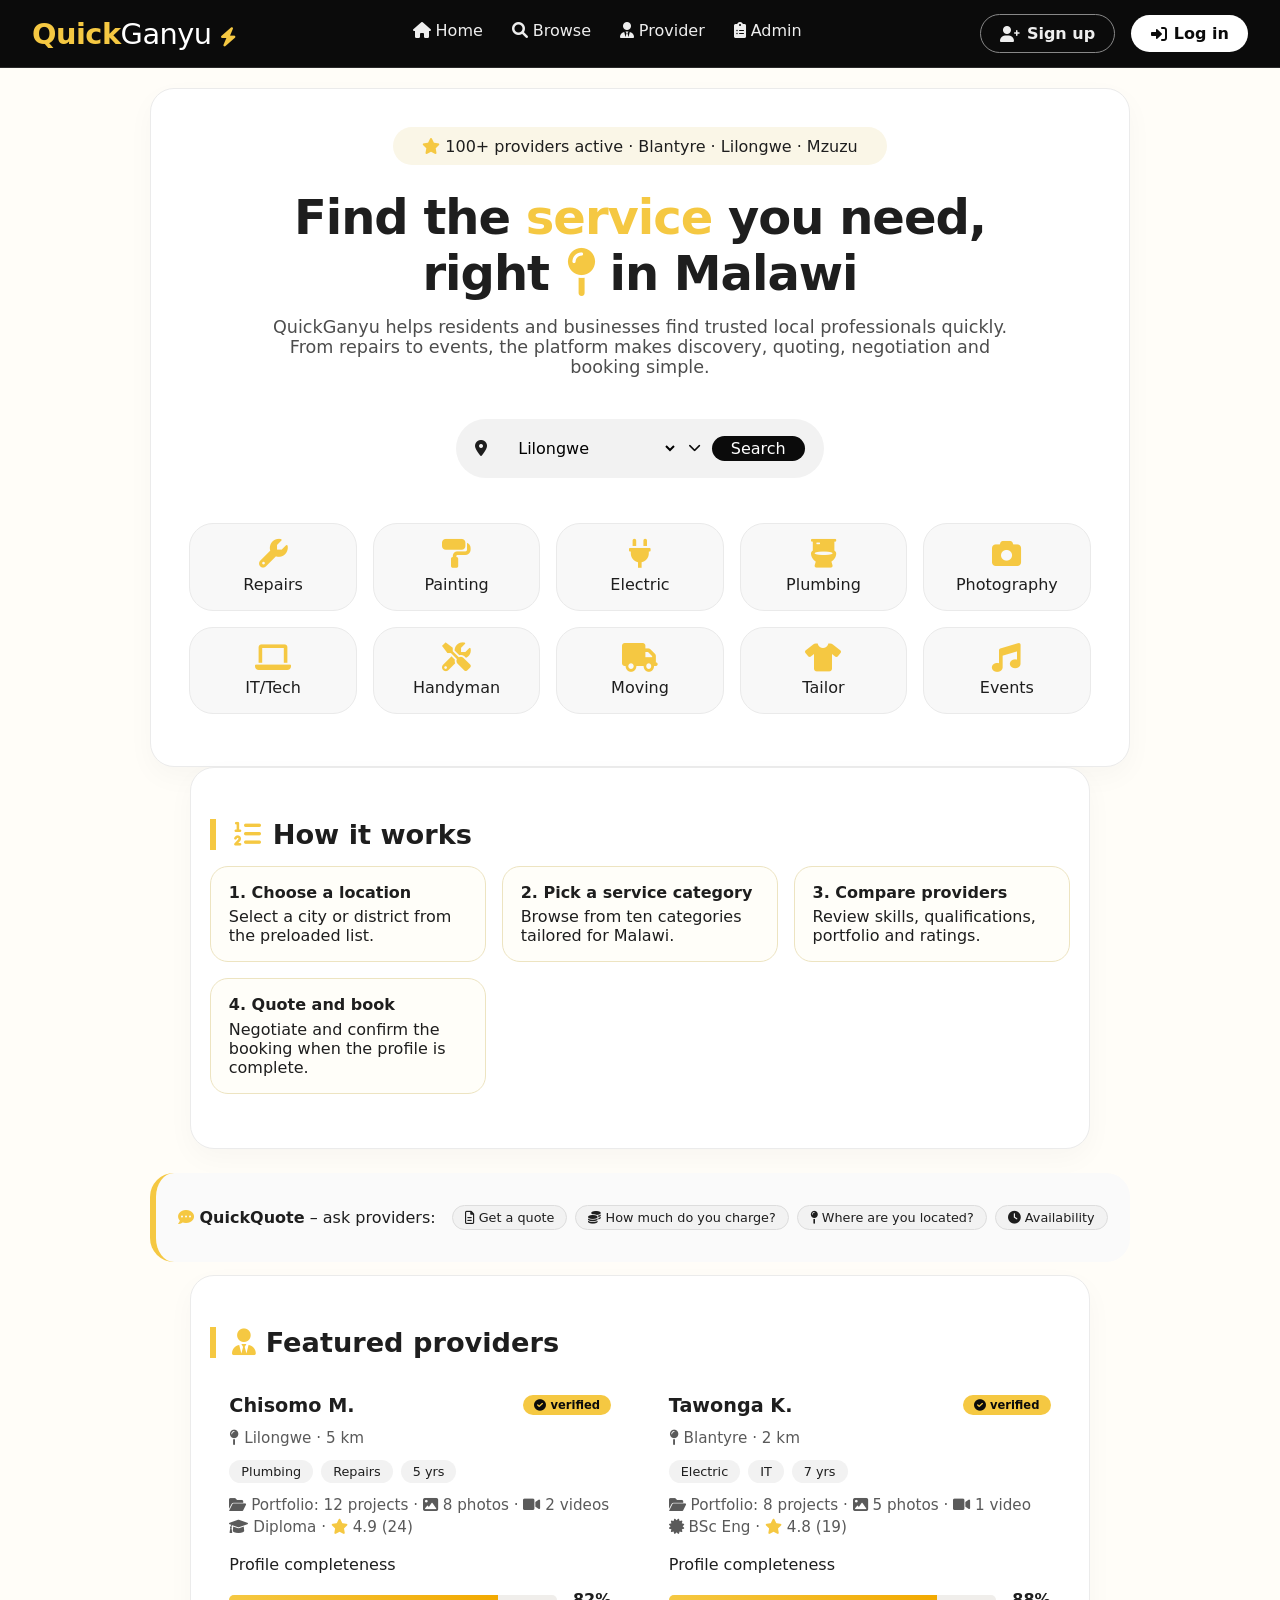
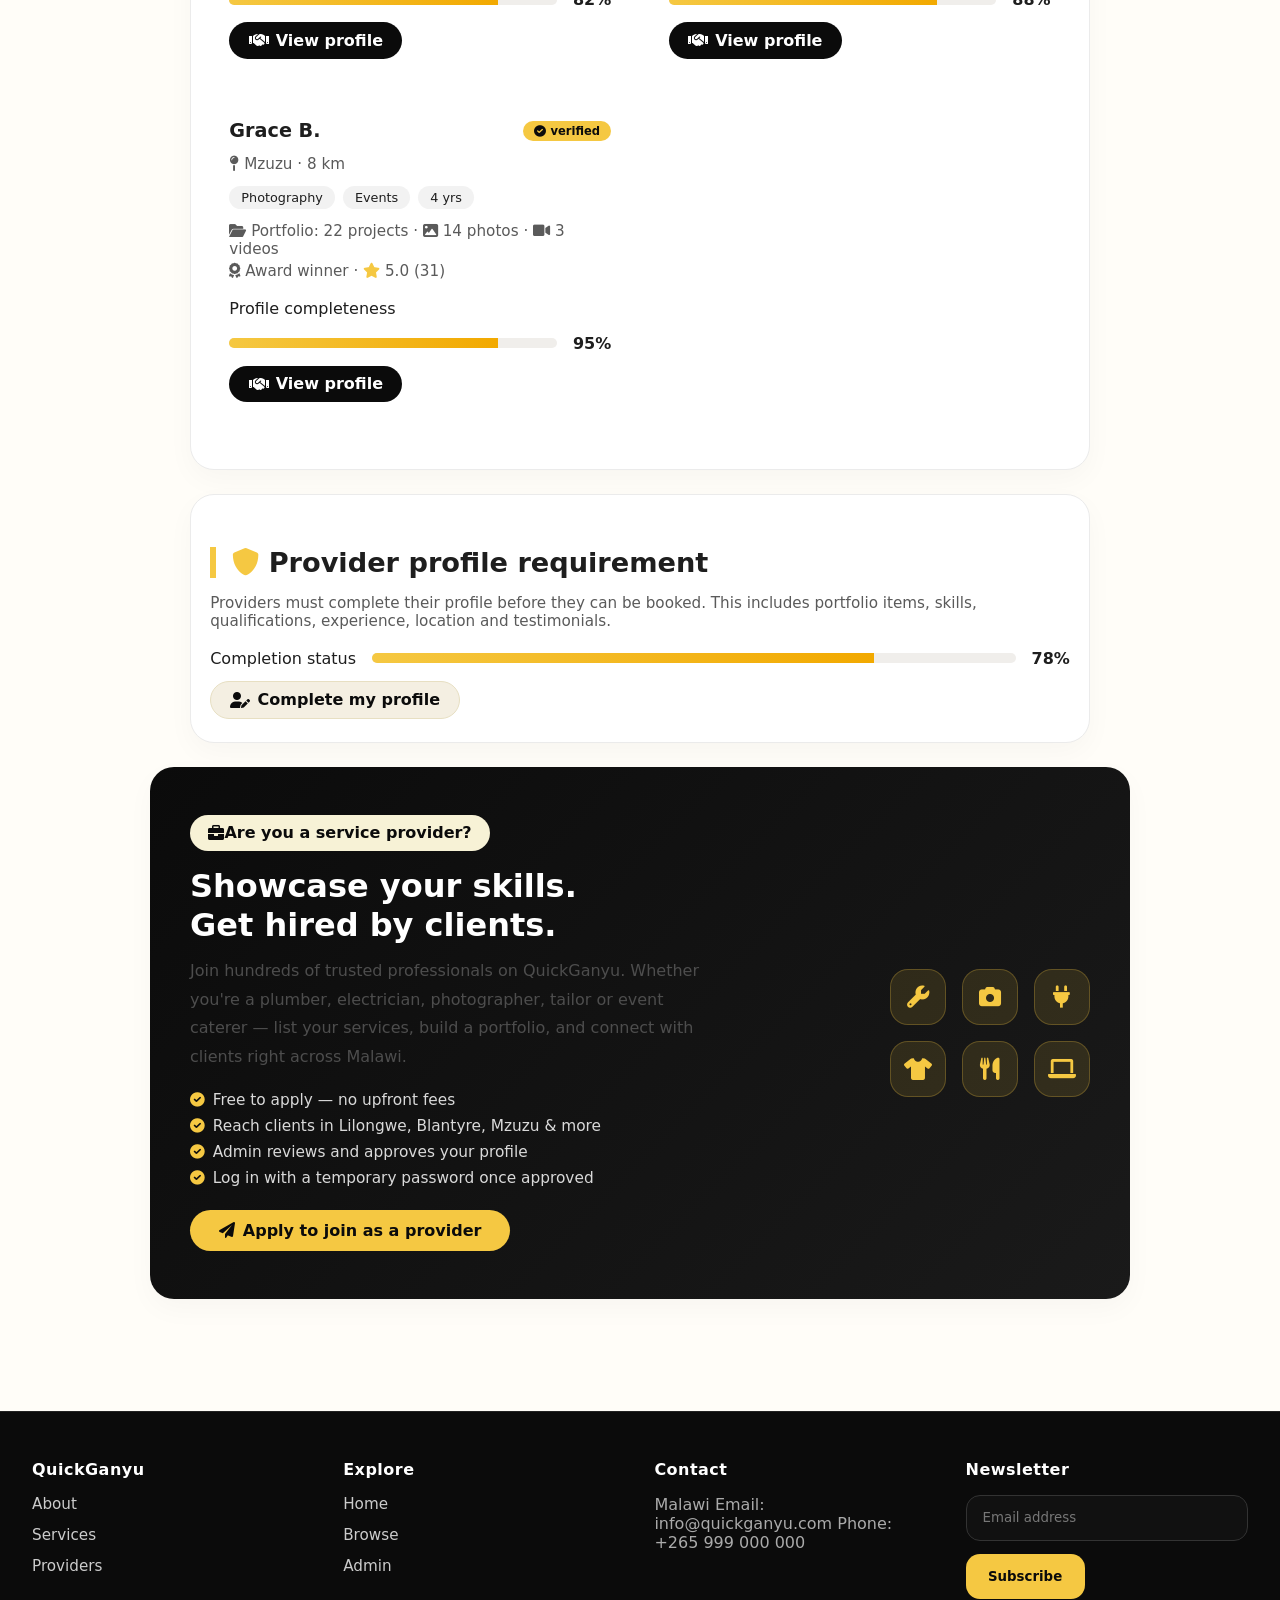
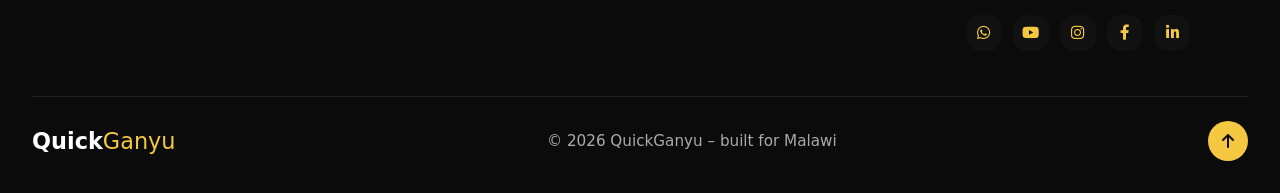
<file: index.html>
<!DOCTYPE html>
<html lang="en">
<head>
  <meta charset="UTF-8">
  <meta name="viewport" content="width=device-width, initial-scale=1.0">
  <title>QuickGanyu · Malawi service marketplace</title>
  <link rel="stylesheet" href="https://cdnjs.cloudflare.com/ajax/libs/font-awesome/6.0.0-beta3/css/all.min.css">
  <link rel="stylesheet" href="./css/styles.css">
</head>
<body>
<nav class="navbar">
  <a class="logo" href="index.html">Quick<span>Ganyu</span> <i class="fas fa-bolt" style="color:#f5c842; font-size:1.2rem;"></i></a>
  <div class="nav-links">
    <a href="index.html"><i class="fas fa-home"></i> Home</a>
    <a href="html/providers.html"><i class="fas fa-search"></i> Browse</a>
    <a href="html/profile.html"><i class="fas fa-user-tie"></i> Provider</a>
    <a href="html/admin.html"><i class="fas fa-clipboard-list"></i> Admin</a>
  </div>
  <div class="nav-actions">
    <a class="btn-outline-light" href="html/signup.html"><i class="fas fa-user-plus"></i> Sign up</a>
    <a class="btn-light" href="html/login.html"><i class="fas fa-sign-in-alt"></i> Log in</a>
  </div>
</nav>

<div class="container">
  <section class="hero-card hero">
    <div class="animated-feedback"><i class="fas fa-star" style="color:#f5c842;"></i> 100+ providers active · Blantyre · Lilongwe · Mzuzu</div>
    <h1>Find the <span class="highlight">service</span> you need, <br>right <i class="fas fa-map-pin"></i> in Malawi</h1>
    <p>QuickGanyu helps residents and businesses find trusted local professionals quickly. From repairs to events, the platform makes discovery, quoting, negotiation and booking simple.</p>

    <div class="location-box">
      <i class="fas fa-location-dot"></i>
      <select>
        <option value="blantyre">Blantyre</option>
        <option value="lilongwe" selected>Lilongwe</option>
        <option value="mzuzu">Mzuzu</option>
        <option value="zomba">Zomba</option>
        <option value="mangochi">Mangochi</option>
        <option value="salima">Salima</option>
        <option value="dedza">Dedza</option>
        <option value="mchinji">Mchinji</option>
        <option value="nkhotakota">Nkhotakota</option>
        <option value="karonga">Karonga</option>
      </select>
      <i class="fas fa-chevron-down" style="color:#0b0b0b; font-size:0.8rem;"></i>
      <span style="background:#0b0b0b; color:white; padding:0.2rem 1.2rem; border-radius:40px; font-weight:500;">Search</span>
    </div>

    <div class="categories">
      <div class="cat-card"><i class="fas fa-wrench"></i> Repairs</div>
      <div class="cat-card"><i class="fas fa-paint-roller"></i> Painting</div>
      <div class="cat-card"><i class="fas fa-plug"></i> Electric</div>
      <div class="cat-card"><i class="fas fa-toilet"></i> Plumbing</div>
      <div class="cat-card"><i class="fas fa-camera"></i> Photography</div>
      <div class="cat-card"><i class="fas fa-laptop"></i> IT/Tech</div>
      <div class="cat-card"><i class="fas fa-tools"></i> Handyman</div>
      <div class="cat-card"><i class="fas fa-truck"></i> Moving</div>
      <div class="cat-card"><i class="fas fa-tshirt"></i> Tailor</div>
      <div class="cat-card"><i class="fas fa-music"></i> Events</div>
    </div>
  </section>

  <section class="section-card">
    <h2 class="section-title"><i class="fas fa-list-ol" style="color:#f5c842;"></i> How it works</h2>
    <div class="step-list">
      <div class="step-card"><strong>1. Choose a location</strong>Select a city or district from the preloaded list.</div>
      <div class="step-card"><strong>2. Pick a service category</strong>Browse from ten categories tailored for Malawi.</div>
      <div class="step-card"><strong>3. Compare providers</strong>Review skills, qualifications, portfolio and ratings.</div>
      <div class="step-card"><strong>4. Quote and book</strong>Negotiate and confirm the booking when the profile is complete.</div>
    </div>
  </section>

  <div class="quote-snippet">
    <div><i class="fas fa-comment-dots" style="color:#f5c842;"></i> <strong>QuickQuote</strong> – ask providers:</div>
    <div class="message-suggestions">
      <span><i class="far fa-file-alt"></i> Get a quote</span>
      <span><i class="fas fa-coins"></i> How much do you charge?</span>
      <span><i class="fas fa-map-pin"></i> Where are you located?</span>
      <span><i class="fas fa-clock"></i> Availability</span>
    </div>
  </div>

  <section class="section-card">
    <h2 class="section-title"><i class="fas fa-user-tie" style="color:#f5c842;"></i> Featured providers</h2>
    <div class="provider-grid">
      <div class="provider-card">
        <h3>Chisomo M. <span class="badge"><i class="fas fa-check-circle"></i> verified</span></h3>
        <div class="meta"><i class="fas fa-map-pin"></i> Lilongwe · 5 km</div>
        <div class="tags"><span>Plumbing</span><span>Repairs</span><span>5 yrs</span></div>
        <div class="muted"><i class="fas fa-folder-open"></i> Portfolio: 12 projects · <i class="fas fa-image"></i> 8 photos · <i class="fas fa-video"></i> 2 videos</div>
        <div class="muted"><i class="fas fa-graduation-cap"></i> Diploma · <i class="fas fa-star" style="color:#f5c842;"></i> 4.9 (24)</div>
        <div class="progress-card">
          <span>Profile completeness</span>
          <div class="progress-bar"><div class="progress-fill"></div></div>
          <strong>82%</strong>
        </div>
        <a class="btn-book" href="html/profile.html"><i class="fas fa-handshake"></i> View profile</a>
      </div>

      <div class="provider-card">
        <h3>Tawonga K. <span class="badge"><i class="fas fa-check-circle"></i> verified</span></h3>
        <div class="meta"><i class="fas fa-map-pin"></i> Blantyre · 2 km</div>
        <div class="tags"><span>Electric</span><span>IT</span><span>7 yrs</span></div>
        <div class="muted"><i class="fas fa-folder-open"></i> Portfolio: 8 projects · <i class="fas fa-image"></i> 5 photos · <i class="fas fa-video"></i> 1 video</div>
        <div class="muted"><i class="fas fa-certificate"></i> BSc Eng · <i class="fas fa-star" style="color:#f5c842;"></i> 4.8 (19)</div>
        <div class="progress-card">
          <span>Profile completeness</span>
          <div class="progress-bar"><div class="progress-fill"></div></div>
          <strong>88%</strong>
        </div>
        <a class="btn-book" href="html/profile.html"><i class="fas fa-handshake"></i> View profile</a>
      </div>

      <div class="provider-card">
        <h3>Grace B. <span class="badge"><i class="fas fa-check-circle"></i> verified</span></h3>
        <div class="meta"><i class="fas fa-map-pin"></i> Mzuzu · 8 km</div>
        <div class="tags"><span>Photography</span><span>Events</span><span>4 yrs</span></div>
        <div class="muted"><i class="fas fa-folder-open"></i> Portfolio: 22 projects · <i class="fas fa-image"></i> 14 photos · <i class="fas fa-video"></i> 3 videos</div>
        <div class="muted"><i class="fas fa-award"></i> Award winner · <i class="fas fa-star" style="color:#f5c842;"></i> 5.0 (31)</div>
        <div class="progress-card">
          <span>Profile completeness</span>
          <div class="progress-bar"><div class="progress-fill"></div></div>
          <strong>95%</strong>
        </div>
        <a class="btn-book" href="html/profile.html"><i class="fas fa-handshake"></i> View profile</a>
      </div>
    </div>
  </section>

  <section class="section-card">
    <h2 class="section-title"><i class="fas fa-shield-alt" style="color:#f5c842;"></i> Provider profile requirement</h2>
    <div class="muted">Providers must complete their profile before they can be booked. This includes portfolio items, skills, qualifications, experience, location and testimonials.</div>
    <div class="progress-card">
      <span>Completion status</span>
      <div class="progress-bar"><div class="progress-fill" style="width: 78%"></div></div>
      <strong>78%</strong>
    </div>
    <a class="btn-secondary" href="html/profile.html"><i class="fas fa-user-edit"></i> Complete my profile</a>
  </section>

  <!-- ── Provider CTA ───────────────────────────────────────────────────────── -->
  <section class="section-card provider-cta-section" id="offer">
    <div class="provider-cta-inner">
      <div class="provider-cta-text">
        <div class="auth-tag" style="margin-bottom:1rem;">
          <i class="fas fa-briefcase"></i> Are you a service provider?
        </div>
        <h2 style="font-size:2rem;font-weight:700;margin-bottom:0.8rem;line-height:1.2;">
          Showcase your skills.<br>Get hired by clients.
        </h2>
        <p style="color:#4d4d4d;line-height:1.8;margin-bottom:1.2rem;max-width:520px;">
          Join hundreds of trusted professionals on QuickGanyu. Whether you're a plumber, electrician,
          photographer, tailor or event caterer — list your services, build a portfolio, and connect
          with clients right across Malawi.
        </p>
        <ul class="provider-perks">
          <li><i class="fas fa-check-circle"></i> Free to apply — no upfront fees</li>
          <li><i class="fas fa-check-circle"></i> Reach clients in Lilongwe, Blantyre, Mzuzu &amp; more</li>
          <li><i class="fas fa-check-circle"></i> Admin reviews and approves your profile</li>
          <li><i class="fas fa-check-circle"></i> Log in with a temporary password once approved</li>
        </ul>
        <button class="btn-primary" id="open-offer-form" style="margin-top:1.4rem;">
          <i class="fas fa-paper-plane"></i> Apply to join as a provider
        </button>
      </div>
      <div class="provider-cta-visual" aria-hidden="true">
        <div class="cta-icon-stack">
          <i class="fas fa-wrench"></i>
          <i class="fas fa-camera"></i>
          <i class="fas fa-plug"></i>
          <i class="fas fa-tshirt"></i>
          <i class="fas fa-utensils"></i>
          <i class="fas fa-laptop"></i>
        </div>
      </div>
    </div>
  </section>

  <!-- ── Provider application modal ───────────────────────────────────────────── -->
  <div id="offer-modal" class="modal-backdrop" style="display:none;" role="dialog" aria-modal="true" aria-labelledby="modal-title">
    <div class="modal-box">
      <button class="modal-close" id="close-offer-modal" aria-label="Close form">
        <i class="fas fa-times"></i>
      </button>

      <div class="auth-tag" style="margin-bottom:1rem;">
        <i class="fas fa-paper-plane"></i> Provider application
      </div>
      <h3 id="modal-title" style="margin-bottom:0.3rem;">Tell us about yourself</h3>
      <p class="muted" style="margin-bottom:1.2rem;line-height:1.7;">
        Fill in your details below. An admin will review your request and, if approved,
        you'll receive a temporary password to log in and complete your profile.
      </p>

      <div id="offer-success" style="display:none;text-align:center;padding:2rem 0;">
        <i class="fas fa-check-circle" style="font-size:3rem;color:#1a7f4b;display:block;margin-bottom:1rem;"></i>
        <h3 style="margin-bottom:0.5rem;">Request submitted!</h3>
        <p class="muted">Your application is under review. We'll send your login details to your email once approved.</p>
        <button class="btn-primary" id="close-after-success" style="margin-top:1.2rem;">
          <i class="fas fa-times"></i> Close
        </button>
      </div>

      <div id="offer-form-wrap">
        <div id="offer-error" class="form-banner form-banner--error" style="display:none;margin-bottom:1rem;"></div>

        <form id="offer-form" novalidate>
          <div class="form-grid" style="grid-template-columns:1fr 1fr;gap:1rem;">
            <div class="form-card form-card--full">
              <label>Full name *
                <input type="text" name="full_name" placeholder="Your full name" autocomplete="name" required>
              </label>
            </div>
            <div class="form-card form-card--full">
              <label>Email address *
                <input type="email" name="email" placeholder="you@example.com" autocomplete="email" required>
              </label>
            </div>
            <div class="form-card">
              <label>Phone <span class="muted">(optional)</span>
                <input type="tel" name="phone" placeholder="+265 9xx xxx xxx">
              </label>
            </div>
            <div class="form-card">
              <label>Location <span class="muted">(optional)</span>
                <input type="text" name="location" placeholder="e.g. Lilongwe">
              </label>
            </div>
            <div class="form-card form-card--full">
              <label>What services do you offer? *
                <select name="service_category" required>
                  <option value="">— Select a category —</option>
                  <option>Plumbing</option>
                  <option>Electrical</option>
                  <option>Carpentry</option>
                  <option>Painting</option>
                  <option>Cleaning</option>
                  <option>Photography</option>
                  <option>Catering</option>
                  <option>Tutoring</option>
                  <option>IT / Tech support</option>
                  <option>Tailoring</option>
                  <option>Gardening</option>
                  <option>Moving / Transport</option>
                  <option>Events</option>
                  <option>Other</option>
                </select>
              </label>
            </div>
          </div>

          <div class="auth-actions" style="margin-top:1.4rem;justify-content:flex-end;">
            <button type="button" class="btn-secondary" id="cancel-offer-form">Cancel</button>
            <button type="submit" class="btn-primary" id="offer-submit-btn">
              <i class="fas fa-paper-plane"></i> Submit application
            </button>
          </div>
        </form>
      </div>
    </div>
  </div>
</div>

<footer class="footer">
  <div class="footer-inner">
    <div class="footer-top">
      <div class="footer-col">
        <h4>QuickGanyu</h4>
        <a href="index.html">About</a>
        <a href="html/providers.html">Services</a>
        <a href="html/profile.html">Providers</a>
      </div>
      <div class="footer-col">
        <h4>Explore</h4>
        <a href="index.html">Home</a>
        <a href="html/providers.html">Browse</a>
        <a href="html/admin.html">Admin</a>
      </div>
      <div class="footer-col">
        <h4>Contact</h4>
        <span>Malawi</span>
        <span>Email: info@quickganyu.com</span>
        <span>Phone: +265 999 000 000</span>
      </div>
      <div class="footer-col footer-newsletter">
        <h4>Newsletter</h4>
        <div class="newsletter-form">
          <input type="email" placeholder="Email address">
          <button type="button">Subscribe</button>
        </div>
        <div class="footer-social">
          <a href="#" aria-label="WhatsApp"><i class="fab fa-whatsapp"></i></a>
          <a href="#" aria-label="YouTube"><i class="fab fa-youtube"></i></a>
          <a href="#" aria-label="Instagram"><i class="fab fa-instagram"></i></a>
          <a href="#" aria-label="Facebook"><i class="fab fa-facebook-f"></i></a>
          <a href="#" aria-label="LinkedIn"><i class="fab fa-linkedin-in"></i></a>
        </div>
      </div>
    </div>
    <div class="footer-bottom">
      <div class="footer-brand">Quick<span>Ganyu</span></div>
      <div class="footer-copy">&copy; 2026 QuickGanyu – built for Malawi</div>
      <a class="footer-backtop" href="#top"><i class="fas fa-arrow-up"></i></a>
    </div>
  </div>
</footer>

<script src="./js/api.js"></script>
<script src="./js/script.js"></script>
<script>
(function () {
  const modal       = document.getElementById('offer-modal');
  const formWrap    = document.getElementById('offer-form-wrap');
  const successEl   = document.getElementById('offer-success');
  const errBanner   = document.getElementById('offer-error');
  const form        = document.getElementById('offer-form');
  const submitBtn   = document.getElementById('offer-submit-btn');

  function openModal() {
    modal.style.display = 'flex';
    document.body.style.overflow = 'hidden';
    // If coming from the #offer anchor, clear any leftover success state
    formWrap.style.display  = 'block';
    successEl.style.display = 'none';
    errBanner.style.display = 'none';
  }

  function closeModal() {
    modal.style.display = 'none';
    document.body.style.overflow = '';
    form.reset();
    errBanner.style.display  = 'none';
    formWrap.style.display   = 'block';
    successEl.style.display  = 'none';
  }

  document.getElementById('open-offer-form').addEventListener('click', openModal);
  document.getElementById('close-offer-modal').addEventListener('click', closeModal);
  document.getElementById('cancel-offer-form').addEventListener('click', closeModal);
  document.getElementById('close-after-success').addEventListener('click', closeModal);

  // Close on backdrop click
  modal.addEventListener('click', (e) => { if (e.target === modal) closeModal(); });

  // Close on Escape key
  document.addEventListener('keydown', (e) => { if (e.key === 'Escape' && modal.style.display === 'flex') closeModal(); });

  // Auto-open if the page was loaded with #offer in the URL
  if (window.location.hash === '#offer') openModal();

  // Submit handler
  form.addEventListener('submit', async (e) => {
    e.preventDefault();
    errBanner.style.display = 'none';

    submitBtn.disabled = true;
    submitBtn.innerHTML = '<i class="fas fa-spinner fa-spin"></i> Sending…';

    try {
      const res = await window.QuickGanyu.apiFetch('offer.php', {
        full_name:        form.full_name.value.trim(),
        email:            form.email.value.trim(),
        phone:            form.phone.value.trim(),
        location:         form.location.value.trim(),
        service_category: form.service_category.value,
        agreed_to_terms:  true,
      });

      submitBtn.disabled = false;
      submitBtn.innerHTML = '<i class="fas fa-paper-plane"></i> Submit application';

      if (!res.ok) {
        if (res.errors) window.QuickGanyu.showFormErrors(res.errors);
        errBanner.textContent   = res.errors ? Object.values(res.errors)[0] : (res.error || 'Submission failed. Please try again.');
        errBanner.style.display = 'block';
        return;
      }

      formWrap.style.display  = 'none';
      successEl.style.display = 'block';

    } catch (err) {
      submitBtn.disabled = false;
      submitBtn.innerHTML = '<i class="fas fa-paper-plane"></i> Submit application';
      errBanner.textContent   = 'An unexpected error occurred. Please try again.';
      errBanner.style.display = 'block';
    }
  });
})();
</script>
</body>
</html>
</file>
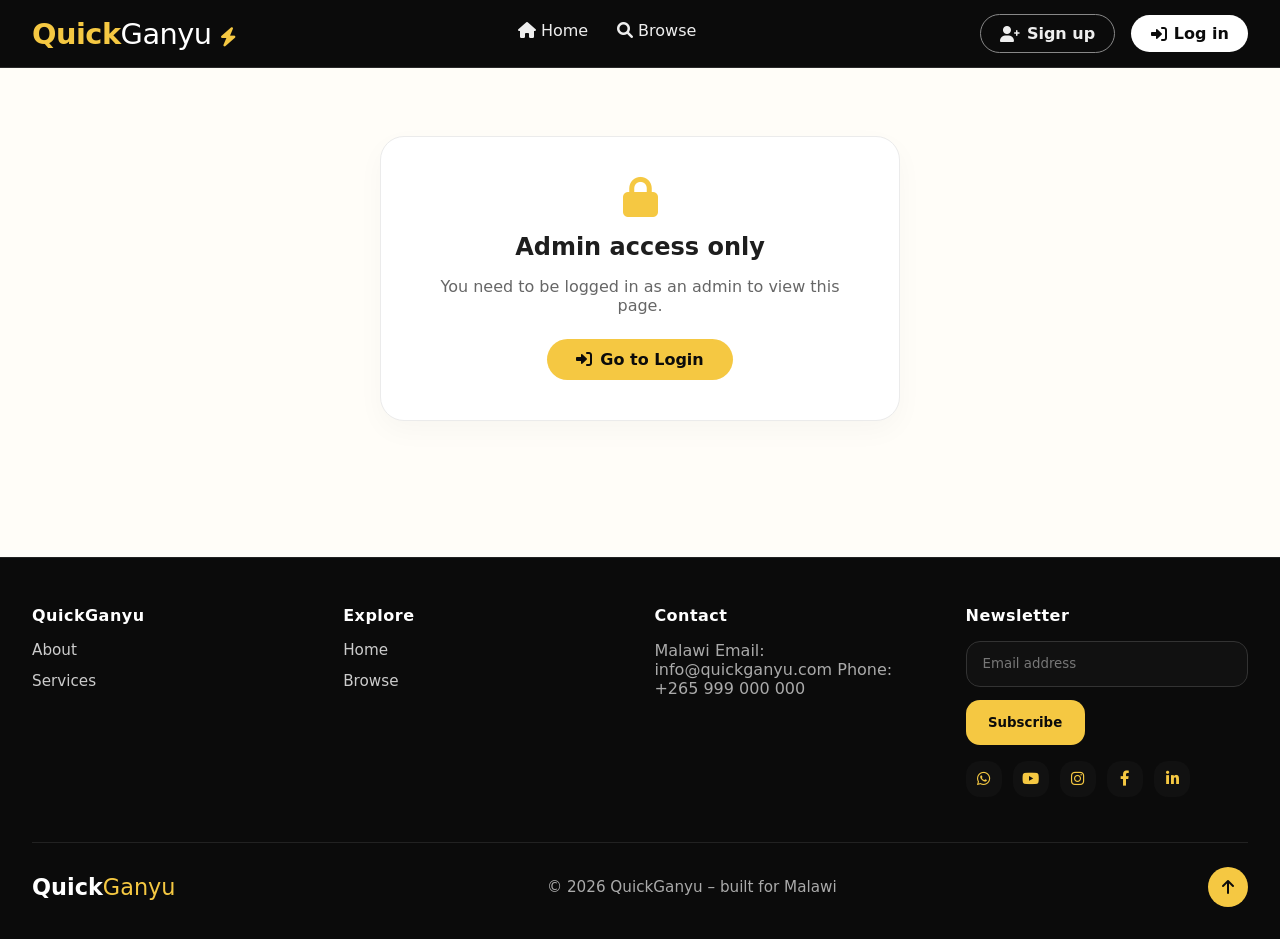
<file: html/admin.html>
<!DOCTYPE html>
<html lang="en">
<head>
  <meta charset="UTF-8">
  <meta name="viewport" content="width=device-width, initial-scale=1.0">
  <title>Admin Panel · QuickGanyu</title>
  <link rel="stylesheet" href="https://cdnjs.cloudflare.com/ajax/libs/font-awesome/6.0.0-beta3/css/all.min.css">
  <link rel="stylesheet" href="../css/styles.css">
</head>
<body>
<nav class="navbar">
  <a class="logo" href="../index.html">Quick<span>Ganyu</span> <i class="fas fa-bolt" style="color:#f5c842; font-size:1.2rem;"></i></a>
  <div class="nav-links">
    <a href="../index.html"><i class="fas fa-home"></i> Home</a>
    <a href="providers.html"><i class="fas fa-search"></i> Browse</a>
  </div>
  <div class="nav-actions">
    <!-- filled by api.js -->
  </div>
</nav>

<div class="container" id="page-root">
  <!-- Content injected by JS after auth check -->
  <div class="empty-state" id="loading-state">
    <i class="fas fa-spinner fa-spin"></i>
    <p>Loading dashboard…</p>
  </div>
</div>

<footer class="footer">
  <div class="footer-inner">
    <div class="footer-top">
      <div class="footer-col">
        <h4>QuickGanyu</h4>
        <a href="../index.html">About</a>
        <a href="providers.html">Services</a>
      </div>
      <div class="footer-col">
        <h4>Explore</h4>
        <a href="../index.html">Home</a>
        <a href="providers.html">Browse</a>
      </div>
      <div class="footer-col">
        <h4>Contact</h4>
        <span>Malawi</span>
        <span>Email: info@quickganyu.com</span>
        <span>Phone: +265 999 000 000</span>
      </div>
      <div class="footer-col footer-newsletter">
        <h4>Newsletter</h4>
        <div class="newsletter-form">
          <input type="email" placeholder="Email address">
          <button type="button">Subscribe</button>
        </div>
        <div class="footer-social">
          <a href="#" aria-label="WhatsApp"><i class="fab fa-whatsapp"></i></a>
          <a href="#" aria-label="YouTube"><i class="fab fa-youtube"></i></a>
          <a href="#" aria-label="Instagram"><i class="fab fa-instagram"></i></a>
          <a href="#" aria-label="Facebook"><i class="fab fa-facebook-f"></i></a>
          <a href="#" aria-label="LinkedIn"><i class="fab fa-linkedin-in"></i></a>
        </div>
      </div>
    </div>
    <div class="footer-bottom">
      <div class="footer-brand">Quick<span>Ganyu</span></div>
      <div class="footer-copy">&copy; 2026 QuickGanyu – built for Malawi</div>
      <a class="footer-backtop" href="#top"><i class="fas fa-arrow-up"></i></a>
    </div>
  </div>
</footer>

<script src="../js/api.js"></script>
<script>
(function () {
  const { apiFetch, toast, esc, showFormErrors } = window.QuickGanyu;
  const root = document.getElementById('page-root');

  // ── State ────────────────────────────────────────────────────────────────────
  let allRequests = [];
  let activeTab   = 'pending'; // 'pending' | 'approved' | 'declined' | 'add'

  // ── Boot: verify admin session ───────────────────────────────────────────────
  document.addEventListener('DOMContentLoaded', async () => {
    const me = await window.QuickGanyu.fetchMe();
    if (!me || me.role !== 'admin') {
      root.innerHTML = `
        <section class="section-card" style="max-width:520px;margin:3rem auto;text-align:center;padding:2.5rem;">
          <i class="fas fa-lock" style="font-size:2.5rem;color:#f5c842;display:block;margin-bottom:1rem;"></i>
          <h2>Admin access only</h2>
          <p style="color:#666;margin:1rem 0 1.5rem;">You need to be logged in as an admin to view this page.</p>
          <a href="login.html" class="btn-primary"><i class="fas fa-sign-in-alt"></i> Go to Login</a>
        </section>`;
      return;
    }
    await loadDashboard();
  });

  // ── Load data & render ───────────────────────────────────────────────────────
  async function loadDashboard() {
    const res = await apiFetch('admin.php', { action: 'list' });
    if (!res.ok) {
      toast(res.error || 'Failed to load dashboard data.', 'error');
      return;
    }
    allRequests = res.requests || [];
    renderDashboard(res.counts, res.users);
  }

  function renderDashboard(counts, users) {
    root.innerHTML = `
      <section class="hero-card hero" style="margin-bottom:1.4rem;">
        <div class="animated-feedback">
          <i class="fas fa-user-shield" style="color:#f5c842;"></i> Admin dashboard
        </div>
        <h1>Control the platform</h1>
        <p>Manage service provider accounts, review applications, and monitor the marketplace.</p>
      </section>

      <section class="stats-grid" id="stats-grid">
        <div class="stat-card">
          <strong>${users.client}</strong><span>Customers</span>
        </div>
        <div class="stat-card">
          <strong>${users.provider}</strong><span>Providers</span>
        </div>
        <div class="stat-card">
          <strong>${counts.pending}</strong><span>Pending requests</span>
        </div>
        <div class="stat-card">
          <strong>${counts.approved}</strong><span>Approved</span>
        </div>
        <div class="stat-card">
          <strong>${counts.declined}</strong><span>Declined</span>
        </div>
      </section>

      <div class="admin-tabs" id="admin-tabs">
        <button class="admin-tab ${activeTab === 'pending'  ? 'active' : ''}" data-tab="pending">
          <i class="fas fa-clock"></i> Pending
          <span class="badge" style="margin-left:0.3rem;">${counts.pending}</span>
        </button>
        <button class="admin-tab ${activeTab === 'approved' ? 'active' : ''}" data-tab="approved">
          <i class="fas fa-check-circle"></i> Approved
        </button>
        <button class="admin-tab ${activeTab === 'declined' ? 'active' : ''}" data-tab="declined">
          <i class="fas fa-times-circle"></i> Declined
        </button>
        <button class="admin-tab ${activeTab === 'add'      ? 'active' : ''}" data-tab="add">
          <i class="fas fa-user-plus"></i> Add Provider
        </button>
      </div>

      <div id="tab-content"></div>
    `;

    // Tab click handler
    document.getElementById('admin-tabs').addEventListener('click', e => {
      const btn = e.target.closest('.admin-tab');
      if (!btn) return;
      activeTab = btn.dataset.tab;
      document.querySelectorAll('.admin-tab').forEach(b => b.classList.toggle('active', b === btn));
      renderTabContent();
    });

    renderTabContent();
  }

  // ── Tab content renderer ─────────────────────────────────────────────────────
  function renderTabContent() {
    const el = document.getElementById('tab-content');
    if (!el) return;

    if (activeTab === 'add') {
      renderAddProviderForm(el);
      return;
    }

    const filtered = allRequests.filter(r => r.status === activeTab);
    if (filtered.length === 0) {
      el.innerHTML = `
        <div class="empty-state">
          <i class="fas fa-inbox"></i>
          <p>No ${activeTab} requests.</p>
        </div>`;
      return;
    }

    el.innerHTML = `<div class="requests-list" id="requests-list"></div>`;
    const list = document.getElementById('requests-list');
    filtered.forEach(req => list.appendChild(buildRequestCard(req)));
  }

  // ── Request card ─────────────────────────────────────────────────────────────
  function buildRequestCard(req) {
    const card = document.createElement('div');
    card.className = 'request-card';
    card.id = `req-${req.id}`;

    const statusHtml = `<span class="status-pill status-pill--${req.status}">${req.status}</span>`;
    const date = req.created_at
      ? new Date(req.created_at).toLocaleDateString('en-GB', { day:'numeric', month:'short', year:'numeric' })
      : '';

    const actionsHtml = req.status === 'pending' ? `
      <button class="btn-approve" data-action="approve" data-id="${req.id}">
        <i class="fas fa-check"></i> Approve
      </button>
      <button class="btn-decline" data-action="decline" data-id="${req.id}">
        <i class="fas fa-times"></i> Reject
      </button>` : '';

    card.innerHTML = `
      <div class="rc-header">
        <div>
          <strong style="font-size:1.05rem;">${esc(req.full_name)}</strong>
          ${statusHtml}
        </div>
        <span style="color:#888;font-size:0.82rem;">${date}</span>
      </div>
      <p class="rc-meta"><i class="fas fa-briefcase" style="width:16px;color:#f5c842;"></i> ${esc(req.service_category)}</p>
      <p class="rc-meta"><i class="fas fa-envelope"  style="width:16px;color:#f5c842;"></i> ${esc(req.email)}</p>
      <div class="rc-actions" id="actions-${req.id}">${actionsHtml}</div>
      <div id="result-${req.id}"></div>
    `;

    card.querySelectorAll('[data-action]').forEach(btn => {
      btn.addEventListener('click', () => handleDecision(btn.dataset.action, parseInt(btn.dataset.id)));
    });

    return card;
  }

  // ── Approve / Decline handler ────────────────────────────────────────────────
  async function handleDecision(action, id) {
    const actionsEl = document.getElementById(`actions-${id}`);
    const resultEl  = document.getElementById(`result-${id}`);

    // Disable buttons while in flight
    actionsEl && actionsEl.querySelectorAll('button').forEach(b => b.disabled = true);

    const res = await apiFetch('admin.php', { action, id });

    if (!res.ok) {
      toast(res.error || 'Action failed. Please try again.', 'error');
      actionsEl && actionsEl.querySelectorAll('button').forEach(b => b.disabled = false);
      return;
    }

    // Update local state
    const idx = allRequests.findIndex(r => r.id === id);
    if (idx !== -1) allRequests[idx].status = action === 'approve' ? 'approved' : 'declined';

    toast(res.message, 'success');

    // Show result in-card
    let extra = '';
    if (action === 'approve' && res.temp_password) {
      extra = `
        <div class="temp-password-box">
          <i class="fas fa-key"></i>
          Temporary password for <strong>${esc(allRequests[idx]?.full_name || '')}</strong>:
          <strong style="font-size:1rem;letter-spacing:0.05em;">${esc(res.temp_password)}</strong>
          <span style="color:#888;"> — relay this if the email does not arrive.</span>
        </div>`;
    }

    if (actionsEl) actionsEl.innerHTML = '';
    if (resultEl) {
      resultEl.innerHTML = `
        <div class="temp-password-box" style="${action === 'decline' ? 'background:#fff0f2;border-color:#f5c2ca;color:#b00020;' : ''}">
          <i class="fas fa-${action === 'approve' ? 'check-circle' : 'times-circle'}"></i>
          ${esc(res.message)}
        </div>
        ${extra}`;
    }

    // Refresh stats after a short delay
    setTimeout(refreshStats, 1200);
  }

  // ── Refresh stat cards without full re-render ────────────────────────────────
  async function refreshStats() {
    const res = await apiFetch('admin.php', { action: 'list' });
    if (!res.ok) return;
    allRequests = res.requests || [];
    const sg = document.getElementById('stats-grid');
    if (sg) {
      sg.innerHTML = `
        <div class="stat-card"><strong>${res.users.client}</strong><span>Customers</span></div>
        <div class="stat-card"><strong>${res.users.provider}</strong><span>Providers</span></div>
        <div class="stat-card"><strong>${res.counts.pending}</strong><span>Pending requests</span></div>
        <div class="stat-card"><strong>${res.counts.approved}</strong><span>Approved</span></div>
        <div class="stat-card"><strong>${res.counts.declined}</strong><span>Declined</span></div>`;
    }
    // Update pending badge on tab
    const pendingTab = document.querySelector('[data-tab="pending"] .badge');
    if (pendingTab) pendingTab.textContent = res.counts.pending;
  }

  // ── Add Provider form ────────────────────────────────────────────────────────
  function renderAddProviderForm(el) {
    el.innerHTML = `
      <section class="section-card" style="max-width:860px;margin:0 auto;">
        <h3 style="margin-bottom:0.3rem;"><i class="fas fa-user-plus" style="color:#f5c842;"></i> Add a Service Provider</h3>
        <p class="muted" style="margin-bottom:1.2rem;">
          Create a provider account directly. A temporary password will be generated and shown here
          (and emailed to the provider). They will set their own username and password on first login.
        </p>

        <div id="add-error" class="form-banner form-banner--error" style="display:none;margin-bottom:1rem;"></div>
        <div id="add-success" style="display:none;"></div>

        <form id="add-provider-form" novalidate>
          <div class="add-provider-form">
            <div class="form-card">
              <label>Full name *
                <input type="text" name="full_name" placeholder="Provider's full name" required>
              </label>
            </div>
            <div class="form-card">
              <label>Email address *
                <input type="email" name="email" placeholder="provider@example.com" required>
              </label>
            </div>
            <div class="form-card">
              <label>Phone <span class="muted">(optional)</span>
                <input type="tel" name="phone" placeholder="+265 9xx xxx xxx">
              </label>
            </div>
            <div class="form-card">
              <label>Location <span class="muted">(optional)</span>
                <input type="text" name="location" placeholder="City or district">
              </label>
            </div>
            <div class="form-card">
              <label>Service category *
                <select name="service_category" required>
                  <option value="">— Select category —</option>
                  <option>Plumbing</option>
                  <option>Electrical</option>
                  <option>Carpentry</option>
                  <option>Painting</option>
                  <option>Cleaning</option>
                  <option>Photography</option>
                  <option>Catering</option>
                  <option>Tutoring</option>
                  <option>IT / Tech support</option>
                  <option>Tailoring</option>
                  <option>Gardening</option>
                  <option>Other</option>
                </select>
              </label>
            </div>
            <div class="form-card">
              <label>Years of experience <span class="muted">(optional)</span>
                <input type="number" name="experience_years" placeholder="e.g. 5" min="0" max="80">
              </label>
            </div>
            <div class="form-card full-col">
              <label>Skills <span class="muted">(optional)</span>
                <input type="text" name="skills" placeholder="e.g. Tiling, piping, burst pipes">
              </label>
            </div>
            <div class="form-card full-col">
              <label>About <span class="muted">(optional)</span>
                <textarea name="about" placeholder="Brief description of the provider…"></textarea>
              </label>
            </div>
          </div>

          <div class="auth-actions" style="margin-top:1.4rem;">
            <button type="submit" class="btn-primary" id="add-btn">
              <i class="fas fa-user-plus"></i> Create provider account
            </button>
          </div>
        </form>
      </section>
    `;

    const form    = document.getElementById('add-provider-form');
    const btn     = document.getElementById('add-btn');
    const errEl   = document.getElementById('add-error');
    const succEl  = document.getElementById('add-success');

    form.addEventListener('submit', async (e) => {
      e.preventDefault();
      errEl.style.display = 'none';
      succEl.style.display = 'none';

      btn.disabled = true;
      btn.innerHTML = '<i class="fas fa-spinner fa-spin"></i> Creating…';

      const data = {
        action:           'add_provider',
        full_name:        form.full_name.value.trim(),
        email:            form.email.value.trim(),
        phone:            form.phone.value.trim(),
        location:         form.location.value.trim(),
        service_category: form.service_category.value,
        experience_years: parseInt(form.experience_years.value) || 0,
        skills:           form.skills.value.trim(),
        about:            form.about.value.trim(),
      };

      const res = await apiFetch('admin.php', data);

      btn.disabled = false;
      btn.innerHTML = '<i class="fas fa-user-plus"></i> Create provider account';

      if (!res.ok) {
        if (res.errors) showFormErrors(res.errors);
        const first = res.errors ? Object.values(res.errors)[0] : (res.error || 'Failed to create provider.');
        errEl.textContent = first;
        errEl.style.display = 'block';
        return;
      }

      toast(res.message, 'success');
      form.reset();

      succEl.style.display = 'block';
      succEl.innerHTML = `
        <div class="temp-password-box" style="margin-bottom:1rem;">
          <i class="fas fa-check-circle" style="color:#1a7f4b;"></i>
          Provider account created for <strong>${esc(data.full_name)}</strong> (${esc(data.email)}).
          <br><br>
          Temporary password:
          <strong style="font-size:1.05rem;letter-spacing:0.06em;">${esc(res.temp_password)}</strong>
          <br>
          <span style="color:#888;font-size:0.85rem;">
            This was emailed to the provider. Share it manually if the email does not arrive.
            They will set a new password during first-login setup.
          </span>
        </div>`;

      // Refresh stats
      refreshStats();
    });
  }

})();
</script>
</body>
</html>
</file>
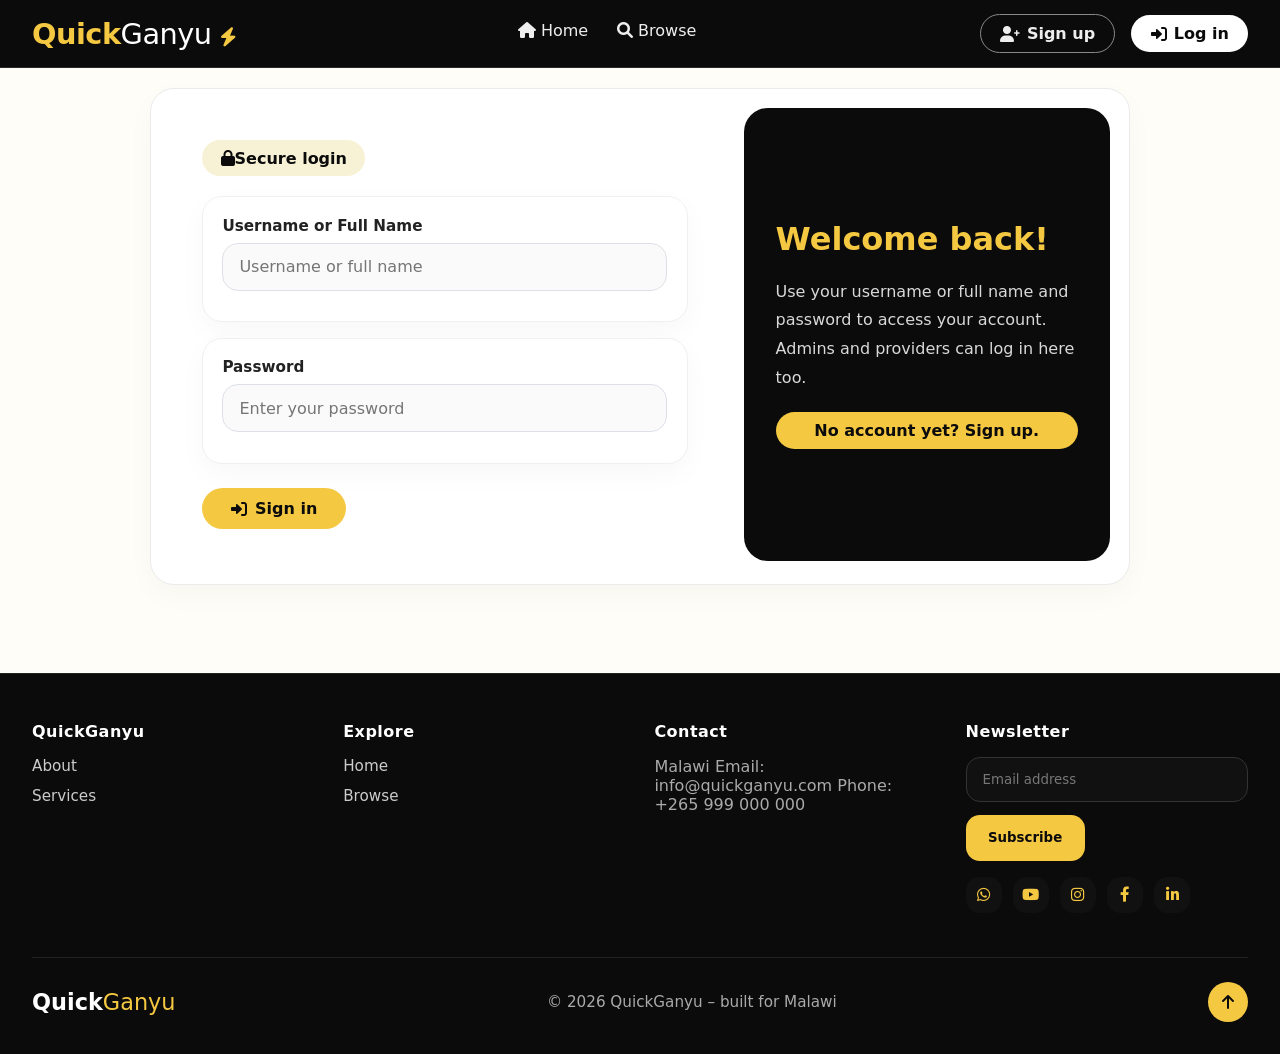
<file: html/customer-dashboard.html>
<!DOCTYPE html>
<html lang="en">
<head>
  <meta charset="UTF-8">
  <meta name="viewport" content="width=device-width, initial-scale=1.0">
  <title>My Dashboard · QuickGanyu</title>
  <link rel="stylesheet" href="https://cdnjs.cloudflare.com/ajax/libs/font-awesome/6.0.0-beta3/css/all.min.css">
  <link rel="stylesheet" href="../css/styles.css">
</head>
<body>

<nav class="navbar">
  <a class="logo" href="../index.html">Quick<span>Ganyu</span> <i class="fas fa-bolt" style="color:#f5c842;font-size:1.2rem;"></i></a>
  <div class="nav-links">
    <a href="../index.html"><i class="fas fa-home"></i> Home</a>
    <a href="providers.html"><i class="fas fa-search"></i> Browse</a>
  </div>
  <div class="nav-actions"><!-- filled by api.js --></div>
</nav>

<div class="container" id="page-root">
  <div class="empty-state">
    <i class="fas fa-spinner fa-spin"></i>
    <p>Loading your dashboard…</p>
  </div>
</div>

<footer class="footer">
  <div class="footer-inner">
    <div class="footer-top">
      <div class="footer-col"><h4>QuickGanyu</h4><a href="../index.html">Home</a><a href="providers.html">Browse</a></div>
      <div class="footer-col"><h4>Contact</h4><span>info@quickganyu.com</span><span>+265 999 000 000</span></div>
    </div>
    <div class="footer-bottom">
      <div class="footer-brand">Quick<span>Ganyu</span></div>
      <div class="footer-copy">&copy; 2026 QuickGanyu</div>
      <a class="footer-backtop" href="#top"><i class="fas fa-arrow-up"></i></a>
    </div>
  </div>
</footer>

<script src="../js/api.js"></script>
<script>
(function () {
  const { fetchMe, esc, htmlUrl } = window.QuickGanyu;
  const root = document.getElementById('page-root');

  document.addEventListener('DOMContentLoaded', async () => {
    const me = await fetchMe();

    if (!me) {
      window.location.href = 'login.html';
      return;
    }
    if (me.role !== 'client') {
      // Wrong dashboard — redirect to the right one
      if (me.role === 'admin')    { window.location.href = 'admin.html'; return; }
      if (me.role === 'provider') { window.location.href = 'provider-dashboard.html'; return; }
    }

    root.innerHTML = `
      <!-- Welcome hero -->
      <section class="hero-card hero" style="margin-bottom:1.4rem;">
        <div class="animated-feedback">
          <i class="fas fa-hand-wave" style="color:#f5c842;"></i> Welcome back
        </div>
        <h1>Hello, ${esc(me.full_name.split(' ')[0])}!</h1>
        <p>Discover trusted local service providers across Malawi. Browse by category, compare profiles, and get things done.</p>
        <a class="btn-primary" href="providers.html" style="display:inline-flex;align-items:center;gap:0.5rem;text-decoration:none;">
          <i class="fas fa-search"></i> Browse providers
        </a>
      </section>

      <!-- Stats strip -->
      <div class="stats-grid" style="margin-bottom:1.4rem;">
        <div class="stat-card">
          <strong><i class="fas fa-user-circle" style="color:#f5c842;"></i></strong>
          <span>Customer account</span>
        </div>
        <div class="stat-card">
          <strong>${esc(me.email)}</strong>
          <span>Email address</span>
        </div>
        <div class="stat-card">
          <strong>${esc(me.phone || '—')}</strong>
          <span>Phone number</span>
        </div>
      </div>

      <!-- Quick actions -->
      <section class="section-card" style="max-width:860px;margin:0 auto 1.4rem;">
        <h2 class="section-title"><i class="fas fa-bolt" style="color:#f5c842;"></i> Quick actions</h2>
        <div class="step-list">
          <div class="step-card">
            <strong><i class="fas fa-search"></i> Browse services</strong>
            Find and compare verified providers in your area.
            <br><br>
            <a href="providers.html" class="btn-secondary" style="display:inline-flex;align-items:center;gap:0.4rem;text-decoration:none;">
              <i class="fas fa-arrow-right"></i> Go to browse
            </a>
          </div>
          <div class="step-card">
            <strong><i class="fas fa-user-edit"></i> Edit my profile</strong>
            Update your contact details and location.
            <br><br>
            <button class="btn-secondary" id="edit-profile-btn" style="display:inline-flex;align-items:center;gap:0.4rem;">
              <i class="fas fa-pencil-alt"></i> Edit profile
            </button>
          </div>
          <div class="step-card">
            <strong><i class="fas fa-tools"></i> Become a provider</strong>
            Want to offer services? Submit an application.
            <br><br>
            <a href="../index.html#offer" class="btn-secondary" style="display:inline-flex;align-items:center;gap:0.4rem;text-decoration:none;">
              <i class="fas fa-paper-plane"></i> Apply now
            </a>
          </div>
          <div class="step-card">
            <strong><i class="fas fa-comments"></i> My service requests</strong>
            Continue negotiations, confirm an agreed price, and pay for a booking.
            <br><br>
            <a href="messages.html" class="btn-secondary" style="display:inline-flex;align-items:center;gap:0.4rem;text-decoration:none;">
              <i class="fas fa-arrow-right"></i> Open requests
            </a>
          </div>
        </div>
      </section>

      <!-- Inline edit profile form (hidden by default) -->
      <section class="section-card" id="edit-profile-section" style="max-width:640px;margin:0 auto 1.4rem;display:none;">
        <h3 style="margin-bottom:1rem;"><i class="fas fa-user-edit" style="color:#f5c842;"></i> Edit profile</h3>
        <div id="profile-error"  class="form-banner form-banner--error" style="display:none;margin-bottom:1rem;"></div>
        <div id="profile-success" class="form-banner form-banner--info"  style="display:none;margin-bottom:1rem;"></div>
        <form id="profile-form" novalidate>
          <div class="form-grid" style="grid-template-columns:1fr;">
            <div class="form-card">
              <label>Full name
                <input type="text" name="full_name" value="${esc(me.full_name)}" required>
              </label>
            </div>
            <div class="form-card">
              <label>Phone number
                <input type="tel" name="phone" value="${esc(me.phone || '')}">
              </label>
            </div>
            <div class="form-card">
              <label>Location
                <input type="text" name="location" value="${esc(me.location || '')}" placeholder="City or district">
              </label>
            </div>
          </div>
          <div class="auth-actions" style="margin-top:1.2rem;">
            <button type="submit" class="btn-primary" id="save-profile-btn">
              <i class="fas fa-save"></i> Save changes
            </button>
            <button type="button" class="btn-secondary" id="cancel-edit-btn">Cancel</button>
          </div>
        </form>
      </section>
    `;

    // Toggle edit form
    document.getElementById('edit-profile-btn').addEventListener('click', () => {
      document.getElementById('edit-profile-section').style.display = 'block';
      document.getElementById('edit-profile-section').scrollIntoView({ behavior: 'smooth' });
    });
    document.getElementById('cancel-edit-btn').addEventListener('click', () => {
      document.getElementById('edit-profile-section').style.display = 'none';
    });

    // Profile save
    document.getElementById('profile-form').addEventListener('submit', async (e) => {
      e.preventDefault();
      const pErr  = document.getElementById('profile-error');
      const pSucc = document.getElementById('profile-success');
      const btn   = document.getElementById('save-profile-btn');
      pErr.style.display = pSucc.style.display = 'none';
      btn.disabled = true;
      btn.innerHTML = '<i class="fas fa-spinner fa-spin"></i> Saving…';

      const form = e.target;
      const res  = await window.QuickGanyu.apiFetch('profile.php', {
        full_name: form.full_name.value.trim(),
        phone:     form.phone.value.trim(),
        location:  form.location.value.trim(),
      });

      btn.disabled = false;
      btn.innerHTML = '<i class="fas fa-save"></i> Save changes';

      if (!res.ok) {
        pErr.textContent   = res.error || 'Could not save changes.';
        pErr.style.display = 'block';
        return;
      }
      pSucc.textContent   = 'Profile updated successfully!';
      pSucc.style.display = 'block';
      window.QuickGanyu.toast('Profile updated!', 'success');
    });
  });
})();
</script>
</body>
</html>
</file>
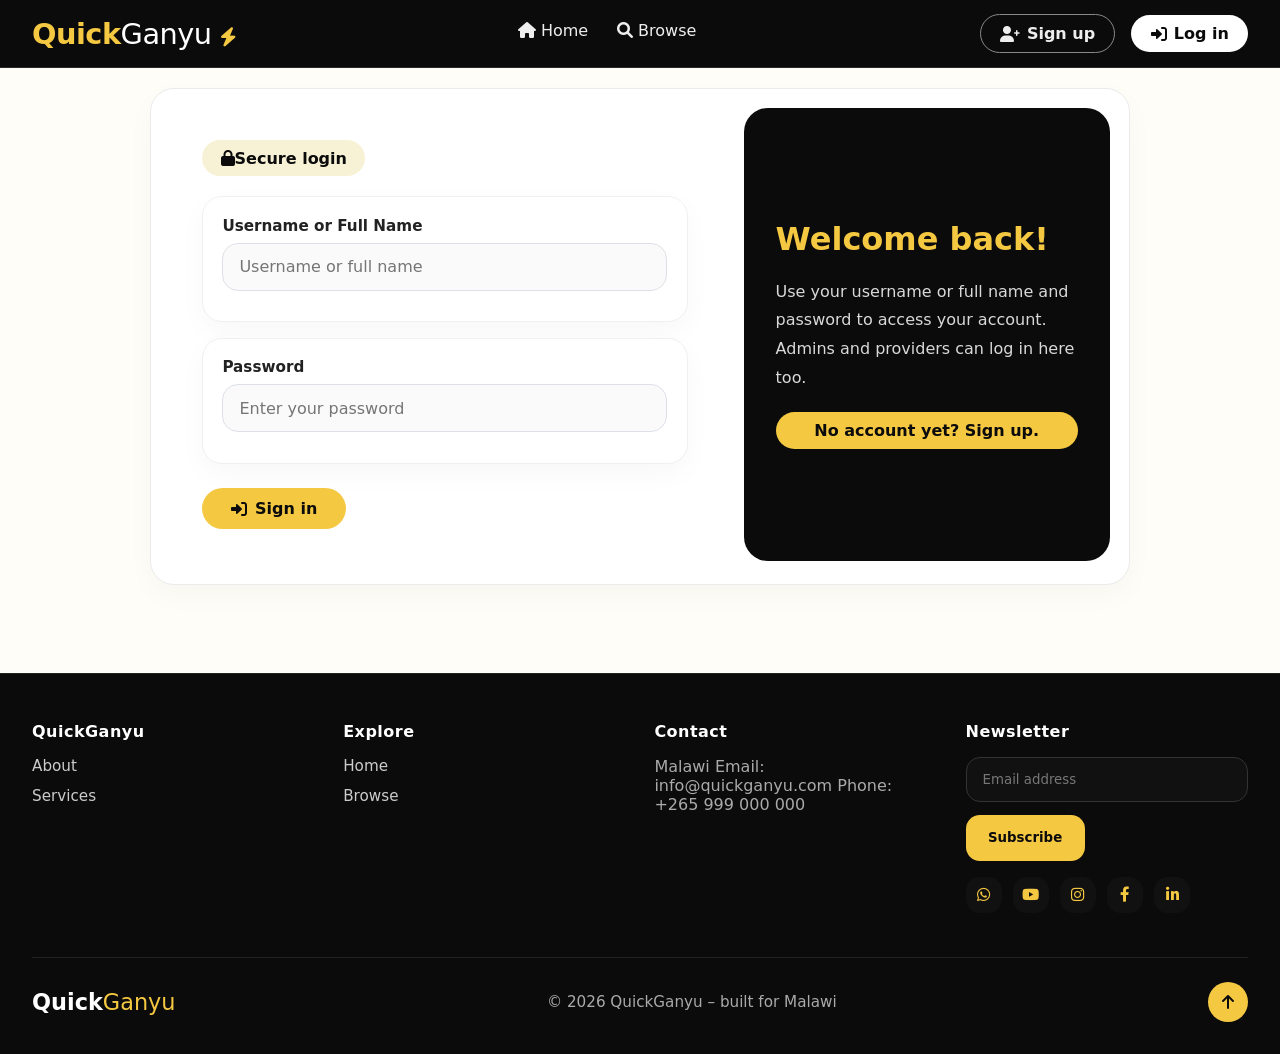
<file: html/login.html>
<!DOCTYPE html>
<html lang="en">
<head>
  <meta charset="UTF-8">
  <meta name="viewport" content="width=device-width, initial-scale=1.0">
  <title>Login · QuickGanyu</title>
  <link rel="stylesheet" href="https://cdnjs.cloudflare.com/ajax/libs/font-awesome/6.0.0-beta3/css/all.min.css">
  <link rel="stylesheet" href="../css/styles.css">
</head>
<body>
<nav class="navbar">
  <a class="logo" href="../index.html">Quick<span>Ganyu</span> <i class="fas fa-bolt" style="color:#f5c842; font-size:1.2rem;"></i></a>
  <div class="nav-links">
    <a href="../index.html"><i class="fas fa-home"></i> Home</a>
    <a href="providers.html"><i class="fas fa-search"></i> Browse</a>
  </div>
  <div class="nav-actions">
    <a class="btn-outline-light" href="signup.html"><i class="fas fa-user-plus"></i> Sign up</a>
    <a class="btn-light" href="login.html"><i class="fas fa-sign-in-alt"></i> Log in</a>
  </div>
</nav>

<div class="container">
  <section class="section-card auth-card">
    <div class="auth-split">
      <div class="auth-panel auth-panel--main">
        <div class="auth-tag"><i class="fas fa-lock"></i> Secure login</div>

        <div id="login-error" class="form-banner form-banner--error" style="display:none;"></div>

        <form id="login-form" novalidate>
          <div class="form-grid">
            <div class="form-card form-card--full">
              <label>Username or Full Name
                <input type="text" name="identifier" placeholder="Username or full name" autocomplete="username" required>
              </label>
            </div>
            <div class="form-card form-card--full">
              <label>Password
                <input type="password" name="password" placeholder="Enter your password" autocomplete="current-password" required>
              </label>
            </div>
          </div>

          <div class="auth-actions">
            <button type="submit" class="btn-primary" id="login-btn">
              <i class="fas fa-sign-in-alt"></i> Sign in
            </button>
          </div>
        </form>
      </div>

      <div class="auth-panel auth-panel--side">
        <h2>Welcome back!</h2>
        <p>Use your username or full name and password to access your account. Admins and providers can log in here too.</p>
        <a class="btn-secondary btn-secondary--dark" href="signup.html">No account yet? Sign up.</a>
      </div>
    </div>
  </section>
</div>

<footer class="footer">
  <div class="footer-inner">
    <div class="footer-top">
      <div class="footer-col">
        <h4>QuickGanyu</h4>
        <a href="../index.html">About</a>
        <a href="providers.html">Services</a>
      </div>
      <div class="footer-col">
        <h4>Explore</h4>
        <a href="../index.html">Home</a>
        <a href="providers.html">Browse</a>
      </div>
      <div class="footer-col">
        <h4>Contact</h4>
        <span>Malawi</span>
        <span>Email: info@quickganyu.com</span>
        <span>Phone: +265 999 000 000</span>
      </div>
      <div class="footer-col footer-newsletter">
        <h4>Newsletter</h4>
        <div class="newsletter-form">
          <input type="email" placeholder="Email address">
          <button type="button">Subscribe</button>
        </div>
        <div class="footer-social">
          <a href="#" aria-label="WhatsApp"><i class="fab fa-whatsapp"></i></a>
          <a href="#" aria-label="YouTube"><i class="fab fa-youtube"></i></a>
          <a href="#" aria-label="Instagram"><i class="fab fa-instagram"></i></a>
          <a href="#" aria-label="Facebook"><i class="fab fa-facebook-f"></i></a>
          <a href="#" aria-label="LinkedIn"><i class="fab fa-linkedin-in"></i></a>
        </div>
      </div>
    </div>
    <div class="footer-bottom">
      <div class="footer-brand">Quick<span>Ganyu</span></div>
      <div class="footer-copy">&copy; 2026 QuickGanyu – built for Malawi</div>
      <a class="footer-backtop" href="#top"><i class="fas fa-arrow-up"></i></a>
    </div>
  </div>
</footer>

<script src="../js/api.js"></script>
<script>
(function () {
  const form    = document.getElementById('login-form');
  const btn     = document.getElementById('login-btn');
  const errBanner = document.getElementById('login-error');

  form.addEventListener('submit', async (e) => {
    e.preventDefault();
    errBanner.style.display = 'none';
    btn.disabled = true;
    btn.innerHTML = '<i class="fas fa-spinner fa-spin"></i> Signing in…';

    try {
      const res = await window.QuickGanyu.apiFetch('login.php', {
        identifier: form.identifier.value.trim(),
        password:   form.password.value,
      });

      if (!res.ok) {
        errBanner.textContent   = res.error || 'Login failed. Please try again.';
        errBanner.style.display = 'block';
        btn.disabled  = false;
        btn.innerHTML = '<i class="fas fa-sign-in-alt"></i> Sign in';
        return;
      }

      window.QuickGanyu.toast('Welcome back, ' + res.user.full_name + '!', 'success');

      setTimeout(() => {
        const map = {
          'admin':              'admin.html',
          'setup':              'setup.html',
          'provider-dashboard': 'provider-dashboard.html',
          'customer-dashboard': 'customer-dashboard.html',
          'profile':            'profile.html',
        };
        window.location.href = map[res.redirect] || '../index.html';
      }, 600);

    } catch (err) {
      errBanner.textContent   = 'An unexpected error occurred. Please try again.';
      errBanner.style.display = 'block';
      btn.disabled  = false;
      btn.innerHTML = '<i class="fas fa-sign-in-alt"></i> Sign in';
    }
  });
})();
</script>
</body>
</html>
</file>
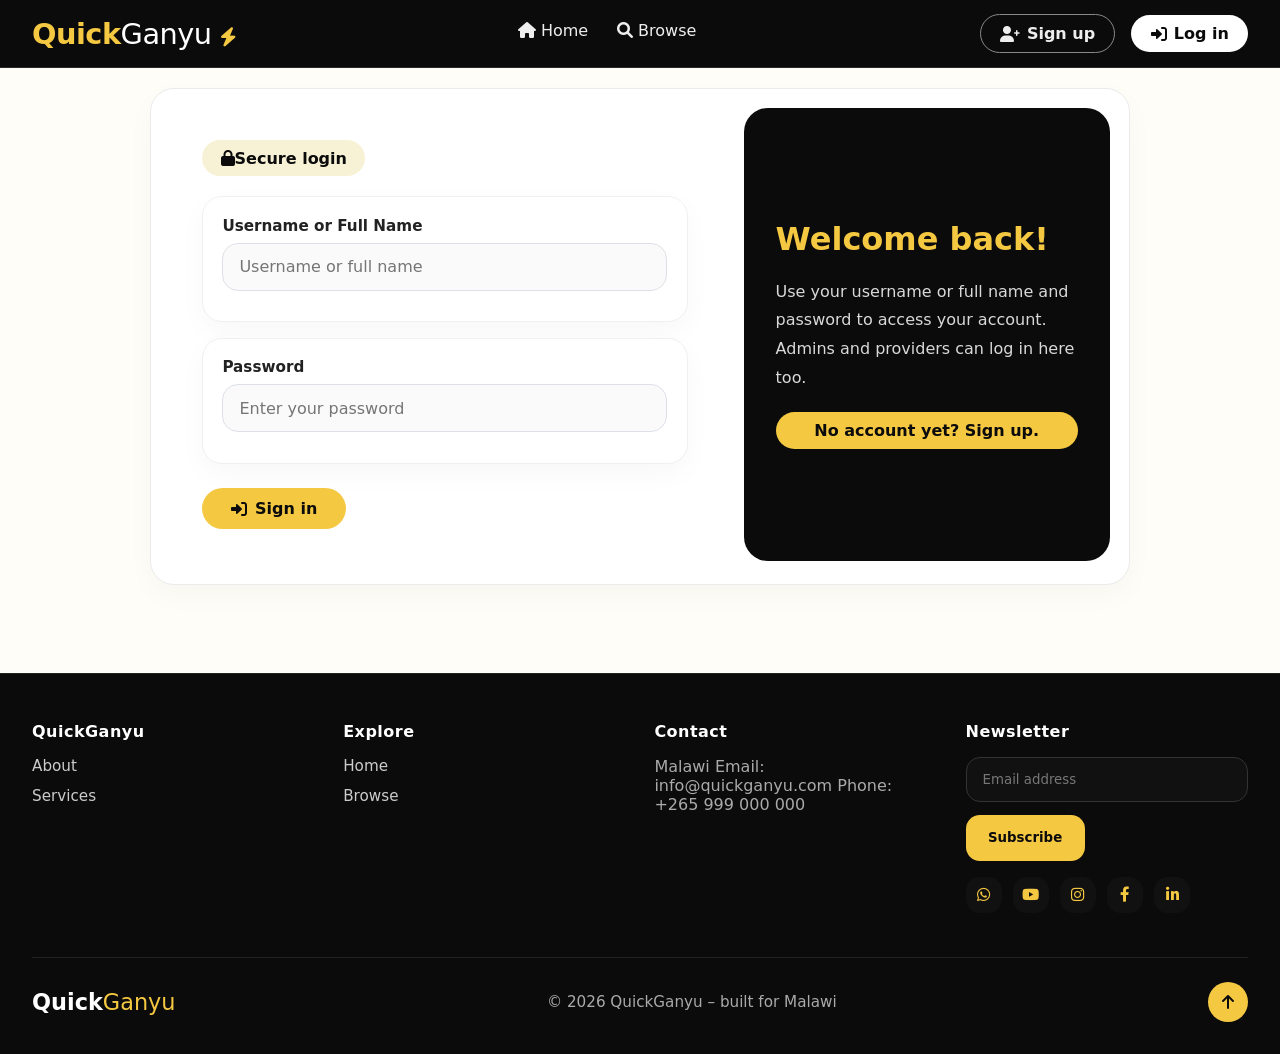
<file: html/messages.html>
﻿<!DOCTYPE html>
<html lang="en">
<head>
  <meta charset="UTF-8">
  <meta name="viewport" content="width=device-width, initial-scale=1.0">
  <title>Messages Â· QuickGanyu</title>
  <link rel="stylesheet" href="https://cdnjs.cloudflare.com/ajax/libs/font-awesome/6.0.0-beta3/css/all.min.css">
  <link rel="stylesheet" href="../css/styles.css">
  <style>
    /* â•â•â•â•â•â•â•â•â•â•â•â•â•â•â•â•â•â•â•â•â•â•â•â•â•â•â•â•â•â•â•â•â•â•â•â•â•â•â•â•â•â•â•â•â•â•â•â•â•â•â•â•â•â•â•â•â•â•â•â•â•â•â•â•â•â•â•â•â•â•â•
       QuickGanyu â€“ Messages page
       Brand colours: #0b0b0b (dark), #f5c842 (yellow), #8b1a1a (deep red)
       Background:    #fffdf8 (warm off-white, matches rest of site)
    â•â•â•â•â•â•â•â•â•â•â•â•â•â•â•â•â•â•â•â•â•â•â•â•â•â•â•â•â•â•â•â•â•â•â•â•â•â•â•â•â•â•â•â•â•â•â•â•â•â•â•â•â•â•â•â•â•â•â•â•â•â•â•â•â•â•â•â•â•â•â• */

    body.chat-page {
      background: #fffdf8;
      display: flex;
      flex-direction: column;
      min-height: 100vh;
    }

    body.chat-page .container {
      flex: 1;
      display: flex;
      align-items: stretch;
      padding: 1.5rem;
      max-width: 1200px;
      margin: 0 auto;
      width: 100%;
      box-sizing: border-box;
    }

    /* â”€â”€ Outer shell â”€â”€â”€â”€â”€â”€â”€â”€â”€â”€â”€â”€â”€â”€â”€â”€â”€â”€â”€â”€â”€â”€â”€â”€â”€â”€â”€â”€â”€â”€â”€â”€â”€â”€â”€â”€â”€â”€â”€â”€â”€â”€â”€â”€â”€â”€â”€â”€â”€â”€â”€â”€â”€â”€â”€â”€ */
    .chat-app {
      display: grid;
      grid-template-columns: 300px 1fr;
      width: 100%;
      height: calc(100vh - 100px);
      min-height: 500px;
      border-radius: 20px;
      overflow: clip;
      box-shadow: 0 12px 40px rgba(0,0,0,0.12);
      border: 1px solid #e8e0d0;
    }

    /* â•â•â•â•â•â•â•â•â•â•â•â•â•â•â•â•â•â•â•â•â•â•â•â•â•â•â•â•â•â•â•â•â•â•â•â•â•â•â•â•â•â•â•â•â•â•â•â•â•â•â•â•â•â•â•â•â•â•â•â•â•â•â•â•â•â•â•â•â•â•
       LEFT SIDEBAR
    â•â•â•â•â•â•â•â•â•â•â•â•â•â•â•â•â•â•â•â•â•â•â•â•â•â•â•â•â•â•â•â•â•â•â•â•â•â•â•â•â•â•â•â•â•â•â•â•â•â•â•â•â•â•â•â•â•â•â•â•â•â•â•â•â•â•â•â•â•â• */
    .chat-sidebar {
      background: #0b0b0b;
      display: flex;
      flex-direction: column;
      overflow: hidden;
      border-right: none;
    }

    .chat-sidebar__header {
      padding: 1.1rem 1.2rem 1rem;
      background: #0b0b0b;
      border-bottom: 1px solid #1e1e1e;
      display: flex;
      align-items: center;
      justify-content: space-between;
      flex-shrink: 0;
    }
    .chat-sidebar__header strong {
      font-size: 1.05rem;
      font-weight: 700;
      color: #f5c842;
      display: block;
      letter-spacing: -0.02em;
    }
    .chat-sidebar__header span {
      font-size: 0.73rem;
      color: #666;
      text-transform: uppercase;
      letter-spacing: 0.06em;
    }
    .chat-refresh {
      background: #1a1a1a;
      border: 1px solid #333;
      border-radius: 8px;
      width: 32px;
      height: 32px;
      display: flex;
      align-items: center;
      justify-content: center;
      cursor: pointer;
      color: #888;
      transition: background 0.15s, color 0.15s;
      flex-shrink: 0;
    }
    .chat-refresh:hover { background: #f5c842; color: #0b0b0b; border-color: #f5c842; }

    .chat-contact-list {
      flex: 1;
      overflow-y: auto;
      padding: 0.4rem 0;
    }
    .chat-contact-list::-webkit-scrollbar { width: 4px; }
    .chat-contact-list::-webkit-scrollbar-track { background: transparent; }
    .chat-contact-list::-webkit-scrollbar-thumb { background: #2a2a2a; border-radius: 4px; }

    /* Contact row */
    .chat-contact {
      width: 100%;
      background: transparent;
      border: none;
      cursor: pointer;
      display: flex;
      align-items: center;
      gap: 0.7rem;
      padding: 0.8rem 1rem;
      text-align: left;
      transition: background 0.15s;
      border-bottom: 1px solid #141414;
      position: relative;
    }
    .chat-contact:hover { background: #141414; }
    .chat-contact--active {
      background: #1a1a1a;
      border-left: 3px solid #f5c842;
      padding-left: calc(1rem - 3px);
    }
    .chat-contact--active .chat-contact__body strong { color: #f5c842; }

    /* Avatar */
    .chat-avatar {
      width: 42px;
      height: 42px;
      border-radius: 50%;
      background: linear-gradient(135deg, #8b1a1a, #5a1010);
      color: white;
      font-size: 0.82rem;
      font-weight: 700;
      display: flex;
      align-items: center;
      justify-content: center;
      flex-shrink: 0;
      letter-spacing: 0.02em;
      border: 2px solid #2a2a2a;
    }
    .chat-contact--active .chat-avatar { border-color: #f5c842; }

    .chat-contact__body {
      flex: 1;
      min-width: 0;
    }
    .chat-contact__body strong {
      display: block;
      font-size: 0.88rem;
      font-weight: 700;
      color: #f0f0f0;
      white-space: nowrap;
      overflow: hidden;
      text-overflow: ellipsis;
    }
    .chat-contact__body small {
      display: block;
      font-size: 0.74rem;
      color: #666;
      white-space: nowrap;
      overflow: hidden;
      text-overflow: ellipsis;
      margin-top: 1px;
    }

    .chat-contact__meta {
      display: flex;
      flex-direction: column;
      align-items: flex-end;
      gap: 0.3rem;
      flex-shrink: 0;
    }
    .chat-contact__meta time {
      font-size: 0.68rem;
      color: #555;
      white-space: nowrap;
    }
    .chat-unread {
      background: #f5c842;
      color: #0b0b0b;
      border-radius: 50%;
      min-width: 18px;
      height: 18px;
      font-size: 0.66rem;
      font-weight: 800;
      display: flex;
      align-items: center;
      justify-content: center;
      padding: 0 3px;
    }

    .chat-empty {
      padding: 2rem 1rem;
      text-align: center;
      color: #444;
      font-size: 0.85rem;
    }

    /* â•â•â•â•â•â•â•â•â•â•â•â•â•â•â•â•â•â•â•â•â•â•â•â•â•â•â•â•â•â•â•â•â•â•â•â•â•â•â•â•â•â•â•â•â•â•â•â•â•â•â•â•â•â•â•â•â•â•â•â•â•â•â•â•â•â•â•â•â•â•
       RIGHT PANEL â€” full height flex column
    â•â•â•â•â•â•â•â•â•â•â•â•â•â•â•â•â•â•â•â•â•â•â•â•â•â•â•â•â•â•â•â•â•â•â•â•â•â•â•â•â•â•â•â•â•â•â•â•â•â•â•â•â•â•â•â•â•â•â•â•â•â•â•â•â•â•â•â•â•â• */
    .chat-window {
      background: #fffdf8;
      display: flex;
      flex-direction: column;
      height: 100%;
      overflow: clip;   /* clips visually without blocking pointer events */
      min-width: 0;
    }

    /* Empty state */
    .chat-window--empty {
      align-items: center;
      justify-content: center;
      gap: 0.6rem;
      background: #fffdf8;
    }
    .chat-window--empty i     { font-size: 3rem; color: #e0d8c8; }
    .chat-window--empty h2    { font-size: 1.1rem; color: #aaa; margin: 0; }
    .chat-window--empty small { font-size: 0.82rem; color: #ccc; }

    /* Window header â€” dark strip */
    .chat-window__header {
      background: #0b0b0b;
      padding: 0.9rem 1.3rem;
      display: flex;
      align-items: center;
      gap: 0.85rem;
      flex-shrink: 0;
      border-bottom: 2px solid #f5c842;
    }
    .chat-window__header .chat-header-avatar {
      width: 38px;
      height: 38px;
      border-radius: 50%;
      background: linear-gradient(135deg, #8b1a1a, #5a1010);
      color: white;
      font-size: 0.8rem;
      font-weight: 700;
      display: flex;
      align-items: center;
      justify-content: center;
      flex-shrink: 0;
      border: 2px solid #f5c842;
    }
    .chat-window__header .chat-header-info strong {
      display: block;
      font-size: 0.97rem;
      font-weight: 700;
      color: #ffffff;
      line-height: 1.2;
    }
    .chat-window__header .chat-header-info small {
      font-size: 0.73rem;
      color: #888;
      text-transform: capitalize;
    }
    .chat-header-status {
      margin-left: auto;
      font-size: 0.72rem;
      font-weight: 700;
      background: #1e1e1e;
      color: #f5c842;
      border: 1px solid #333;
      border-radius: 999px;
      padding: 0.2rem 0.7rem;
      text-transform: uppercase;
      letter-spacing: 0.05em;
    }

    /* Scrollable messages area â€” flex: 1 takes all remaining space */
    .chat-messages {
      flex: 1;
      overflow-y: auto;
      padding: 1.3rem 1.2rem;
      display: flex;
      flex-direction: column;
      gap: 0.6rem;
      scroll-behavior: smooth;
      background: #fffdf8;
    }
    .chat-messages::-webkit-scrollbar { width: 5px; }
    .chat-messages::-webkit-scrollbar-track { background: transparent; }
    .chat-messages::-webkit-scrollbar-thumb { background: #e0d8c8; border-radius: 4px; }

    /* â”€â”€ Text bubbles â”€â”€â”€â”€â”€â”€â”€â”€â”€â”€â”€â”€â”€â”€â”€â”€â”€â”€â”€â”€â”€â”€â”€â”€â”€â”€â”€â”€â”€â”€â”€â”€â”€â”€â”€â”€â”€â”€â”€â”€â”€â”€â”€â”€â”€â”€â”€â”€â”€â”€â”€â”€â”€â”€â”€ */
    .chat-bubble {
      display: flex;
      flex-direction: column;
      max-width: 65%;
      align-self: flex-start;
      gap: 2px;
    }
    .chat-bubble--mine { align-self: flex-end; }

    .chat-bubble > span {
      background: #ffffff;
      border: 1px solid #e8e0d0;
      border-radius: 18px 18px 18px 4px;
      padding: 0.65rem 0.95rem;
      font-size: 0.92rem;
      color: #1e1e1e;
      line-height: 1.55;
      word-break: break-word;
      box-shadow: 0 1px 4px rgba(0,0,0,0.05);
    }
    .chat-bubble--mine > span {
      background: #8b1a1a;
      color: #ffffff;
      border: none;
      border-radius: 18px 18px 4px 18px;
      box-shadow: 0 2px 8px rgba(139,26,26,0.25);
    }
    .chat-bubble small {
      font-size: 0.68rem;
      color: #bbb;
      padding: 0 4px;
    }
    .chat-bubble--mine small { text-align: right; }

    /* â”€â”€ Price-offer card â”€â”€â”€â”€â”€â”€â”€â”€â”€â”€â”€â”€â”€â”€â”€â”€â”€â”€â”€â”€â”€â”€â”€â”€â”€â”€â”€â”€â”€â”€â”€â”€â”€â”€â”€â”€â”€â”€â”€â”€â”€â”€â”€â”€â”€â”€â”€â”€â”€â”€â”€ */
    .chat-price-card {
      align-self: flex-start;
      max-width: 68%;
      display: flex;
      flex-direction: column;
      gap: 3px;
    }
    .chat-price-card--mine { align-self: flex-end; }

    .chat-price-card__inner {
      display: flex;
      align-items: center;
      gap: 0.8rem;
      background: #fffdf0;
      border: 2px solid #f5c842;
      border-radius: 16px;
      padding: 0.8rem 1.1rem;
      box-shadow: 0 2px 10px rgba(245,200,66,0.15);
    }
    .chat-price-card--mine .chat-price-card__inner {
      background: #0b0b0b;
      border-color: #f5c842;
      box-shadow: 0 2px 10px rgba(0,0,0,0.2);
    }
    .chat-price-card__inner > i {
      color: #f5c842;
      font-size: 1.3rem;
      flex-shrink: 0;
    }
    .chat-price-card__label {
      display: block;
      font-size: 0.68rem;
      font-weight: 700;
      color: #aaa;
      text-transform: uppercase;
      letter-spacing: 0.08em;
      margin-bottom: 2px;
    }
    .chat-price-card__amount {
      display: block;
      font-size: 1.2rem;
      font-weight: 800;
      color: #0b0b0b;
      letter-spacing: -0.02em;
    }
    .chat-price-card--mine .chat-price-card__amount { color: #f5c842; }
    .chat-price-card small {
      font-size: 0.68rem;
      color: #bbb;
      padding: 0 3px;
    }
    .chat-price-card--mine small { text-align: right; }

    /* â”€â”€ Event pills (accepted, paid) â”€â”€â”€â”€â”€â”€â”€â”€â”€â”€â”€â”€â”€â”€â”€â”€â”€â”€â”€â”€â”€â”€â”€â”€â”€â”€â”€â”€â”€â”€â”€â”€â”€â”€â”€â”€â”€â”€ */
    .chat-event-bubble {
      align-self: center;
      display: flex;
      align-items: center;
      gap: 0.45rem;
      justify-content: center;
      font-size: 0.8rem;
      font-weight: 700;
      border-radius: 999px;
      padding: 0.4rem 1rem;
      max-width: 88%;
      text-align: center;
      letter-spacing: 0.01em;
    }
    .chat-event-bubble small {
      font-size: 0.66rem;
      font-weight: 400;
      opacity: 0.7;
      display: block;
      width: 100%;
      text-align: center;
      margin-top: 2px;
    }
    .chat-event-bubble--accepted {
      background: #e8f5ee;
      border: 1px solid #b2dfc4;
      color: #1a7f4b;
    }
    .chat-event-bubble--paid {
      background: #fff9e0;
      border: 2px solid #f5c842;
      color: #7a5c00;
    }

    /* â”€â”€ Action banners above the composer â”€â”€â”€â”€â”€â”€â”€â”€â”€â”€â”€â”€â”€â”€â”€â”€â”€â”€â”€â”€â”€â”€â”€â”€â”€â”€â”€â”€â”€â”€â”€â”€â”€ */
    .chat-action-banner {
      display: flex;
      align-items: center;
      justify-content: space-between;
      gap: 0.8rem;
      flex-wrap: wrap;
      padding: 0.7rem 1.2rem;
      font-size: 0.86rem;
      font-weight: 600;
      border-top: 2px solid transparent;
      flex-shrink: 0;
    }
    .chat-action-banner--offer {
      background: #fffbe6;
      border-color: #f5c842;
      color: #5a4a00;
    }
    .chat-action-banner--pay {
      background: #0b0b0b;
      border-color: #f5c842;
      color: #f5c842;
    }
    .chat-action-banner--pending {
      background: #fffbe6;
      border-color: #e8d890;
      color: #7a5c00;
    }
    .chat-action-banner--done {
      background: #e8f5ee;
      border-color: #b2dfc4;
      color: #1a7f4b;
    }
    .chat-action-banner--cancelled {
      background: #fff0f2;
      border-color: #f5c2ca;
      color: #b00020;
    }

    /* Banner action buttons */
    .btn-accept-offer,
    .btn-pay-now,
    .btn-check-payment {
      border: none;
      border-radius: 999px;
      padding: 0.45rem 1.2rem;
      font-size: 0.83rem;
      font-weight: 700;
      cursor: pointer;
      display: inline-flex;
      align-items: center;
      gap: 0.4rem;
      transition: all 0.15s;
      white-space: nowrap;
      flex-shrink: 0;
      text-decoration: none;
    }
    .btn-accept-offer  { background: #1a7f4b; color: #fff; }
    .btn-accept-offer:hover { background: #155e38; transform: scale(1.02); }
    .btn-pay-now       { background: #f5c842; color: #0b0b0b; font-weight: 800; border: none; }
    .btn-pay-now:hover { background: #e6b82e; transform: scale(1.03);
                         box-shadow: 0 4px 14px rgba(245,200,66,0.4); }
    .btn-pay-now:disabled { opacity: 0.6; cursor: not-allowed; transform: none;
                            box-shadow: none; }
    .btn-check-payment { background: transparent; color: #7a5c00;
                         border: 1px solid #e8d890; font-size: 0.78rem; }
    .btn-check-payment:hover { background: #fff3c4; }

    /* No messages hint */
    .chat-no-messages {
      text-align: center;
      color: #ccc;
      font-size: 0.85rem;
      padding: 2.5rem 0;
      margin: 0;
    }

    /* â”€â”€ Composer â€” always at bottom, never overflows â”€â”€â”€â”€â”€â”€â”€â”€â”€â”€â”€â”€â”€â”€â”€â”€â”€â”€â”€â”€â”€â”€â”€ */
    .chat-composer {
      display: flex;
      align-items: flex-end;
      gap: 0.6rem;
      padding: 0.9rem 1.1rem;
      background: #ffffff;
      border-top: 1px solid #e8e0d0;
      flex-shrink: 0;          /* must not shrink */
    }
    .chat-composer textarea {
      flex: 1;
      border: 1.5px solid #e0d8c8;
      border-radius: 22px;
      padding: 0.7rem 1.1rem;
      font-size: 0.92rem;
      background: #fffdf8;
      resize: none;
      line-height: 1.45;
      height: 42px;
      max-height: 120px;
      font-family: inherit;
      transition: border-color 0.2s, box-shadow 0.2s;
      overflow-y: auto;
    }
    .chat-composer textarea:focus {
      outline: none;
      border-color: #8b1a1a;
      box-shadow: 0 0 0 3px rgba(139,26,26,0.1);
    }
    .chat-composer textarea::placeholder { color: #bbb; }
    .chat-composer button[type="submit"] {
      width: 44px;
      height: 44px;
      border-radius: 50%;
      border: none;
      background: #8b1a1a;
      color: white;
      font-size: 1rem;
      cursor: pointer;
      display: flex;
      align-items: center;
      justify-content: center;
      flex-shrink: 0;
      transition: background 0.2s, transform 0.15s, box-shadow 0.15s;
      box-shadow: 0 3px 10px rgba(139,26,26,0.3);
    }
    .chat-composer button[type="submit"]:hover {
      background: #6b1212;
      transform: scale(1.08);
      box-shadow: 0 5px 16px rgba(139,26,26,0.4);
    }

    /* â”€â”€ Start-chat card â”€â”€â”€â”€â”€â”€â”€â”€â”€â”€â”€â”€â”€â”€â”€â”€â”€â”€â”€â”€â”€â”€â”€â”€â”€â”€â”€â”€â”€â”€â”€â”€â”€â”€â”€â”€â”€â”€â”€â”€â”€â”€â”€â”€â”€â”€â”€â”€â”€â”€â”€ */
    .chat-window--start { display: flex; flex-direction: column; height: 100%; }
    .chat-start-card {
      flex: 1;
      display: flex;
      flex-direction: column;
      align-items: center;
      justify-content: center;
      padding: 2rem;
      text-align: center;
      gap: 0.7rem;
    }
    .chat-start-card__icon i { font-size: 2.8rem; color: #8b1a1a; }
    .chat-start-card h2 { font-size: 1.1rem; color: #1e1e1e; margin: 0; }
    .chat-start-card p  { color: #888; font-size: 0.88rem; max-width: 340px; margin: 0; }
    #new-request-form {
      width: 100%;
      max-width: 400px;
      display: flex;
      flex-direction: column;
      gap: 0.75rem;
      text-align: left;
      margin-top: 0.5rem;
    }
    #new-request-form label {
      font-size: 0.86rem;
      font-weight: 600;
      color: #444;
      display: flex;
      flex-direction: column;
      gap: 0.25rem;
    }
    #new-request-form input,
    #new-request-form textarea {
      border: 1.5px solid #e0d8c8;
      border-radius: 12px;
      padding: 0.65rem 0.9rem;
      font-size: 0.9rem;
      font-family: inherit;
      background: #fffdf8;
      transition: border-color 0.2s;
    }
    #new-request-form input:focus,
    #new-request-form textarea:focus {
      outline: none;
      border-color: #8b1a1a;
    }
    #new-request-form textarea { min-height: 80px; resize: vertical; }

    /* â”€â”€ Responsive â”€â”€â”€â”€â”€â”€â”€â”€â”€â”€â”€â”€â”€â”€â”€â”€â”€â”€â”€â”€â”€â”€â”€â”€â”€â”€â”€â”€â”€â”€â”€â”€â”€â”€â”€â”€â”€â”€â”€â”€â”€â”€â”€â”€â”€â”€â”€â”€â”€â”€â”€â”€â”€â”€â”€â”€ */
    @media (max-width: 760px) {
      .chat-app { grid-template-columns: 1fr; height: calc(100vh - 80px); }
      .chat-sidebar { display: none; }
      .chat-sidebar.chat-sidebar--show { display: flex; }
      body.chat-page .container { padding: 0; }
      .chat-app { border-radius: 0; border: none; }
    }
  </style>
  </style>
</head>
<body class="chat-page">

<nav class="navbar">
  <a class="logo" href="../index.html">Quick<span>Ganyu</span> <i class="fas fa-bolt" style="color:#f5c842;font-size:1.2rem;"></i></a>
  <div class="nav-links">
    <a href="../index.html"><i class="fas fa-home"></i> Home</a>
    <a href="providers.html"><i class="fas fa-search"></i> Browse</a>
  </div>
  <div class="nav-actions"><!-- filled by api.js --></div>
</nav>

<main class="container" id="page-root">
  <div class="empty-state">
    <i class="fas fa-spinner fa-spin"></i>
    <p>Loading conversationsâ€¦</p>
  </div>
</main>

<footer class="footer">
  <div class="footer-inner">
    <div class="footer-top">
      <div class="footer-col">
        <h4>QuickGanyu</h4>
        <a href="../index.html">About</a>
        <a href="providers.html">Services</a>
      </div>
      <div class="footer-col">
        <h4>Explore</h4>
        <a href="../index.html">Home</a>
        <a href="providers.html">Browse</a>
      </div>
      <div class="footer-col">
        <h4>Contact</h4>
        <span>Malawi</span>
        <span>Email: info@quickganyu.com</span>
        <span>Phone: +265 999 000 000</span>
      </div>
      <div class="footer-col footer-newsletter">
        <h4>Newsletter</h4>
        <div class="newsletter-form">
          <input type="email" placeholder="Email address">
          <button type="button">Subscribe</button>
        </div>
        <div class="footer-social">
          <a href="#" aria-label="WhatsApp"><i class="fab fa-whatsapp"></i></a>
          <a href="#" aria-label="YouTube"><i class="fab fa-youtube"></i></a>
          <a href="#" aria-label="Instagram"><i class="fab fa-instagram"></i></a>
          <a href="#" aria-label="Facebook"><i class="fab fa-facebook-f"></i></a>
          <a href="#" aria-label="LinkedIn"><i class="fab fa-linkedin-in"></i></a>
        </div>
      </div>
    </div>
    <div class="footer-bottom">
      <div class="footer-brand">Quick<span>Ganyu</span></div>
      <div class="footer-copy">&copy; 2026 QuickGanyu â€“ built for Malawi</div>
      <a class="footer-backtop" href="#top"><i class="fas fa-arrow-up"></i></a>
    </div>
  </div>
</footer>

<script src="../js/api.js"></script>
<script>
document.addEventListener('DOMContentLoaded', async () => {
  const root = document.getElementById('page-root');
  const { fetchMe, apiFetch, esc, toast } = window.QuickGanyu;

  // Auth
  let me;
  try { me = await fetchMe(); }
  catch (e) {
    root.innerHTML = '<div class="form-banner form-banner--error">Could not load session. Please refresh.</div>';
    return;
  }
  if (!me) { location.href = 'login.html'; return; }

  // URL params â€” read once, never change
  const params      = new URLSearchParams(location.search);
  const urlProvider = params.get('provider_id');
  const urlRequest  = Number(params.get('request_id')) || 0;

  // State
  let selectedId         = urlRequest; // 0 = no conversation selected
  let requests           = [];
  let timer              = null;
  let providerNameCache  = null; // fetched once when needed
  const userId           = Number(me.id);

  // Helpers
  const fmt = ts => {
    const d = new Date((ts || '').replace(' ', 'T'));
    return isNaN(d) ? '' : d.toLocaleTimeString([], { hour: '2-digit', minute: '2-digit' });
  };
  const counterpart = r => me.role === 'client'
    ? (r.provider_name || 'Provider')
    : (r.customer_name || 'Customer');
  const statusLabel = s => (s || '').replaceAll('_', ' ');
  const avatarOf    = name => esc((name || '?').trim().slice(0, 2).toUpperCase());

  // Fetch provider name once and cache it (only needed for start-screen)
  async function getProviderName() {
    if (providerNameCache !== null) return providerNameCache;
    try {
      const res = await apiFetch('providers.php', null);
      const p = (res.providers || []).find(x => String(x.id) === String(urlProvider));
      providerNameCache = p ? esc(p.full_name) : 'this provider';
    } catch (_) {
      providerNameCache = 'this provider';
    }
    return providerNameCache;
  }

  // Load all conversations
  async function load(silent = false) {
    if (silent && document.activeElement?.matches('.chat-composer textarea') &&
        document.activeElement.value.trim() !== '') {
      timer = setTimeout(() => load(true), 3000);
      return;
    }
    try {
      const res = await apiFetch('engagements.php', null);
      if (!res.ok) {
        if (!silent) root.innerHTML = '<div class="form-banner form-banner--error">Could not load conversations.</div>';
        return;
      }
      requests = res.requests || [];

      // Auto-select only on first (non-silent) load
      if (!silent) {
        if (urlRequest && requests.some(r => Number(r.id) === urlRequest)) {
          selectedId = urlRequest;
        } else if (urlProvider) {
          const match = requests.find(r => String(r.provider_id) === String(urlProvider));
          selectedId = match ? Number(match.id) : 0;
          // selectedId=0 means no conversation yet â€” show start-chat screen
        } else if (!selectedId || !requests.some(r => Number(r.id) === selectedId)) {
          selectedId = Number(requests[0]?.id || 0);
        }
        // Prefetch provider name in the background so render() is instant
        if (urlProvider && selectedId === 0) getProviderName();
      }

      render();
    } catch (err) {
      if (!silent) root.innerHTML = '<div class="form-banner form-banner--error">Connection error. Please refresh.</div>';
    }
  }

  // Build sidebar â€” shows ALL past conversations so user can switch between them
  function buildSidebar() {
    if (!requests.length) {
      return `
        <aside class="chat-sidebar">
          <div class="chat-sidebar__header">
            <div><strong>Chats</strong><span>${me.role === 'client' ? 'Customer inbox' : 'Provider inbox'}</span></div>
            <button class="chat-refresh" type="button" aria-label="Refresh"><i class="fas fa-sync-alt"></i></button>
          </div>
          <div class="chat-contact-list">
            <p class="chat-empty">No conversations yet.</p>
          </div>
        </aside>`;
    }

    const items = requests.map(r => {
      const last    = r.messages?.slice(-1)[0];
      const preview = last
        ? (last.message_type === 'price_offer'
            ? 'Price offer: MWK ' + parseFloat(last.message).toLocaleString()
            : esc(last.message).slice(0, 38))
        : esc(statusLabel(r.status));
      const unread   = Number(r.unread_count || 0);
      const isActive = Number(r.id) === selectedId;
      return `
        <button type="button"
          class="chat-contact ${isActive ? 'chat-contact--active' : ''}"
          data-request-id="${r.id}">
          <span class="chat-avatar">${avatarOf(counterpart(r))}</span>
          <span class="chat-contact__body">
            <strong>${esc(counterpart(r))}</strong>
            <small>${preview}</small>
          </span>
          <span class="chat-contact__meta">
            <time>${fmt(r.updated_at)}</time>
            ${unread > 0 ? `<span class="chat-unread">${unread}</span>` : ''}
          </span>
        </button>`;
    }).join('');

    return `
      <aside class="chat-sidebar">
        <div class="chat-sidebar__header">
          <div>
            <strong>Chats</strong>
            <span>${me.role === 'client' ? 'Customer inbox' : 'Provider inbox'}</span>
          </div>
          <button class="chat-refresh" type="button" aria-label="Refresh">
            <i class="fas fa-sync-alt"></i>
          </button>
        </div>
        <div class="chat-contact-list">${items}</div>
      </aside>`;
  }

  // Build chat window for a selected conversation
  function buildWindow(request) {
    if (!request) {
      return `
        <section class="chat-window chat-window--empty">
          <i class="fas fa-comments"></i>
          <h2>Select a conversation</h2>
          <small>Pick a chat from the left panel.</small>
        </section>`;
    }

    const bubbles = (request.messages || []).map(m => {
      const mine = Number(m.sender_id) === userId;
      const who  = mine ? 'You' : esc(counterpart(request));
      const type = m.message_type || 'text';

      if (type === 'price_offer') {
        const amt = parseFloat(m.message).toLocaleString('en-MW', { minimumFractionDigits: 2 });
        return `
          <div class="chat-price-card ${mine ? 'chat-price-card--mine' : ''}">
            <div class="chat-price-card__inner">
              <i class="fas fa-tag"></i>
              <div>
                <span class="chat-price-card__label">${Number(m.sender_id) === Number(request.provider_id) ? 'Price offer' : 'Counter-offer'}</span>
                <span class="chat-price-card__amount">MWK ${esc(amt)}</span>
              </div>
            </div>
            <small>${who} &bull; ${fmt(m.created_at)}</small>
          </div>`;
      }
      if (type === 'price_accepted') {
        const amt = parseFloat(m.message).toLocaleString('en-MW', { minimumFractionDigits: 2 });
        return `
          <div class="chat-event-bubble chat-event-bubble--accepted">
            <i class="fas fa-handshake"></i> Price agreed: <strong>MWK ${esc(amt)}</strong>
            <small>${fmt(m.created_at)}</small>
          </div>`;
      }
      if (type === 'payment_confirmed') {
        const amt = parseFloat(m.message).toLocaleString('en-MW', { minimumFractionDigits: 2 });
        return `
          <div class="chat-event-bubble chat-event-bubble--paid">
            <i class="fas fa-check-circle"></i> Payment confirmed: <strong>MWK ${esc(amt)}</strong> â€” Booking complete!
            <small>${fmt(m.created_at)}</small>
          </div>`;
      }
      return `
        <div class="chat-bubble ${mine ? 'chat-bubble--mine' : ''}">
          <span>${esc(m.message)}</span>
          <small>${who} &bull; ${fmt(m.created_at)}</small>
        </div>`;
    }).join('');

    const closed    = ['booked', 'cancelled'].includes(request.status);
    const isCustomer = me.role === 'client';
    const canAccept  = isCustomer && request.status === 'negotiating' && Number(request.proposed_amount) > 0;
    const canPay     = isCustomer && request.status === 'awaiting_payment';
    const pending    = isCustomer && request.status === 'payment_pending';
    const agreed     = parseFloat(request.agreed_amount || 0).toLocaleString('en-MW', { minimumFractionDigits: 2 });
    const offered    = parseFloat(request.proposed_amount || 0).toLocaleString('en-MW', { minimumFractionDigits: 2 });

    let banner = '';
    if (canAccept) {
      banner = `
        <div class="chat-action-banner chat-action-banner--offer">
          <span><i class="fas fa-tag"></i> Provider offering <strong>MWK ${esc(offered)}</strong></span>
          <button class="btn-accept-offer" data-request-id="${request.id}">
            <i class="fas fa-check"></i> Accept price
          </button>
        </div>`;
    } else if (canPay) {
      banner = `
        <div class="chat-action-banner chat-action-banner--pay">
          <span><i class="fas fa-lock"></i> Agreed: <strong>MWK ${esc(agreed)}</strong></span>
          <a class="btn-pay-now" href="payment.html?request_id=${request.id}">
            <i class="fas fa-credit-card"></i> Pay now
          </a>
        </div>`;
    } else if (pending) {
      banner = `
        <div class="chat-action-banner chat-action-banner--pending">
          <i class="fas fa-spinner fa-spin"></i>
          <span>Payment in progress â€” <a href="payment.html?request_id=${request.id}" style="color:inherit;font-weight:700;text-decoration:underline;">check status</a></span>
        </div>`;
    } else if (request.status === 'booked') {
      banner = `<div class="chat-action-banner chat-action-banner--done"><i class="fas fa-check-circle"></i> Booking confirmed â€” payment complete.</div>`;
    } else if (request.status === 'cancelled') {
      banner = `<div class="chat-action-banner chat-action-banner--cancelled"><i class="fas fa-ban"></i> This request was cancelled.</div>`;
    }

    const placeholder = me.role === 'provider'
      ? 'Message... or type /price 5000 to set your price'
      : 'Message...';

    return `
      <section class="chat-window">
        <div class="chat-window__header">
          <span class="chat-header-avatar">${avatarOf(counterpart(request))}</span>
          <div class="chat-header-info">
            <strong>${esc(counterpart(request))}</strong>
            <small>${esc(request.service_title)}</small>
          </div>
          <span class="chat-header-status">${esc(statusLabel(request.status))}</span>
        </div>
        <div class="chat-messages" id="chat-messages">
          ${bubbles || '<p class="chat-no-messages">No messages yet â€” say hello!</p>'}
        </div>
        ${banner}
        ${!closed ? `
        <form class="chat-composer" data-request-id="${request.id}">
          <textarea name="message" maxlength="2000" rows="1" placeholder="${placeholder}" required></textarea>
          <button type="submit" aria-label="Send"><i class="fas fa-paper-plane"></i></button>
        </form>` : ''}
      </section>`;
  }

  // Build start-new-conversation view (only when provider_id in URL and no existing chat)
  function buildStartView(recipientName) {
    return `
      <section class="chat-window chat-window--start">
        <div class="chat-window__header">
          <strong>${recipientName}</strong>
          <small>Start a new service conversation</small>
        </div>
        <div class="chat-start-card">
          <div class="chat-start-card__icon"><i class="fas fa-comments"></i></div>
          <h2>Start a conversation</h2>
          <p>Describe the work you need, then negotiate the price in this chat.</p>
          <form id="new-request-form">
            <label>Service needed
              <input name="service_title" maxlength="140" required placeholder="e.g. Fix bathroom plumbing">
            </label>
            <label>First message
              <textarea name="message" minlength="3" required placeholder="Hello, I need help with..."></textarea>
            </label>
            <button class="btn-primary" type="submit">
              <i class="fas fa-paper-plane"></i> Start chat
            </button>
          </form>
        </div>
      </section>`;
  }

  // Render â€” always synchronous, no awaits
  function render() {
    // Show start-chat screen only when:
    // a) provider_id is in the URL (from a provider profile page)
    // b) no existing conversation with that provider was found
    // c) current user is a customer
    const showStartScreen = !!urlProvider && selectedId === 0 && me.role === 'client';
    const selected   = requests.find(r => Number(r.id) === selectedId) || null;
    const rightPanel = showStartScreen
      ? buildStartView(providerNameCache || '...')
      : buildWindow(selected);

    root.innerHTML = `<div class="chat-app">${buildSidebar()}${rightPanel}</div>`;

    const msgEl = root.querySelector('#chat-messages');
    if (msgEl) msgEl.scrollTop = msgEl.scrollHeight;

    root.querySelector('#new-request-form')?.addEventListener('submit', createRequest);

    clearTimeout(timer);
    const hasPending = me.role === 'client' && requests.some(r => r.status === 'payment_pending');
    if (hasPending) {
      const pReq = requests.find(r => r.status === 'payment_pending');
      timer = setTimeout(() => checkPaymentStatus(Number(pReq.id)), 7000);
    } else if (requests.length) {
      timer = setTimeout(() => load(true), 7000);
    }
  }

  // Create a new service request
  async function createRequest(e) {
    e.preventDefault();
    const form = e.target;
    try {
      const res = await apiFetch('engagements.php', {
        action:        'create',
        provider_id:   Number(urlProvider),
        service_title: form.service_title.value.trim(),
        message:       form.message.value.trim(),
      });
      if (!res.ok) return toast(res.error || 'Could not start chat.', 'error');
      selectedId = Number(res.request_id);
      // Remove provider_id from URL â€” prevents start-screen showing again
      history.replaceState({}, '', 'messages.html?request_id=' + selectedId);
      toast('Conversation started!', 'success');
      await load(true);
    } catch (err) {
      toast('Connection error. Please try again.', 'error');
    }
  }

  async function checkPaymentStatus(requestId) {
    try {
      const res = await apiFetch('engagements.php', { action: 'check_payment', request_id: requestId });
      if (res.ok && res.status !== 'pending') {
        toast(res.message, res.status === 'successful' ? 'success' : 'info');
      }
    } catch (_) {}
    await load(true);
  }

  // Event delegation â€” all clicks on the chat-app go through here
  root.addEventListener('click', async e => {
    const contact = e.target.closest('.chat-contact');
    const accept  = e.target.closest('.btn-accept-offer');
    const refresh = e.target.closest('.chat-refresh');

    if (refresh) { await load(); return; }

    if (contact) {
      selectedId = Number(contact.dataset.requestId);
      // Always update URL to request_id only â€” removes provider_id so start-screen never shows again
      history.replaceState({}, '', 'messages.html?request_id=' + selectedId);
      render();
      return;
    }

    if (accept) {
      accept.disabled = true;
      accept.innerHTML = '<i class="fas fa-spinner fa-spin"></i> Accepting...';
      try {
        const res = await apiFetch('engagements.php', {
          action:     'accept_price',
          request_id: Number(accept.dataset.requestId),
        });
        if (!res.ok) {
          toast(res.error || 'Could not accept price.', 'error');
          accept.disabled = false;
          accept.innerHTML = '<i class="fas fa-check"></i> Accept price';
          return;
        }
        toast(res.message, 'success');
        setTimeout(() => {
          window.location.href = res.redirect_url || `payment.html?request_id=${accept.dataset.requestId}`;
        }, 500);
      } catch (err) {
        toast('Connection error.', 'error');
        accept.disabled = false;
        accept.innerHTML = '<i class="fas fa-check"></i> Accept price';
      }
    }
  });

  // Message and price-offer submission
  root.addEventListener('submit', async e => {
    const form = e.target;
    if (!form.matches('.chat-composer')) return;
    e.preventDefault();
    const raw = form.message.value.trim();
    if (!raw) return;

    // Provider types /price 5000 to propose a price
    const priceMatch = raw.match(/^\/price\s+([\d,]+(?:\.\d{1,2})?)$/i);
    if (priceMatch) {
      const amount = priceMatch[1].replace(/,/g, '');
      try {
        const res = await apiFetch('engagements.php', {
          action: 'propose_price', request_id: Number(form.dataset.requestId), amount,
        });
        if (!res.ok) return toast(res.error || 'Could not send price.', 'error');
        form.message.value = '';
        form.message.style.height = 'auto';
        toast('Price offer sent!', 'success');
        await load(true);
      } catch (_) { toast('Connection error.', 'error'); }
      return;
    }

    // Plain text message
    try {
      const res = await apiFetch('engagements.php', {
        action: 'message', request_id: Number(form.dataset.requestId), message: raw,
      });
      if (!res.ok) return toast(res.error || 'Could not send message.', 'error');
      form.message.value = '';
      form.message.style.height = 'auto';
      await load(true);
    } catch (_) { toast('Connection error.', 'error'); }
  });

  // Enter to send (Shift+Enter = newline)
  root.addEventListener('keydown', e => {
    if (e.target.matches('.chat-composer textarea') && e.key === 'Enter' && !e.shiftKey) {
      e.preventDefault();
      e.target.closest('.chat-composer').requestSubmit();
    }
  });

  // Auto-grow textarea
  root.addEventListener('input', e => {
    if (e.target.matches('.chat-composer textarea')) {
      e.target.style.height = 'auto';
      e.target.style.height = Math.min(e.target.scrollHeight, 120) + 'px';
    }
  });

  // Initial load â€” non-silent so auto-select runs once
  await load();

  // If returning from PayChangu payment page, verify payment status
  if (params.get('payment') === 'return' && selectedId) {
    setTimeout(async () => {
      try {
        const res = await apiFetch('engagements.php', { action: 'check_payment', request_id: selectedId });
        if (res.ok) {
          toast(res.message, res.status === 'successful' ? 'success' : 'info');
          await load(true);
        }
      } catch (_) {}
    }, 1200);
  }
});
</script>
</body>
</html>
</file>
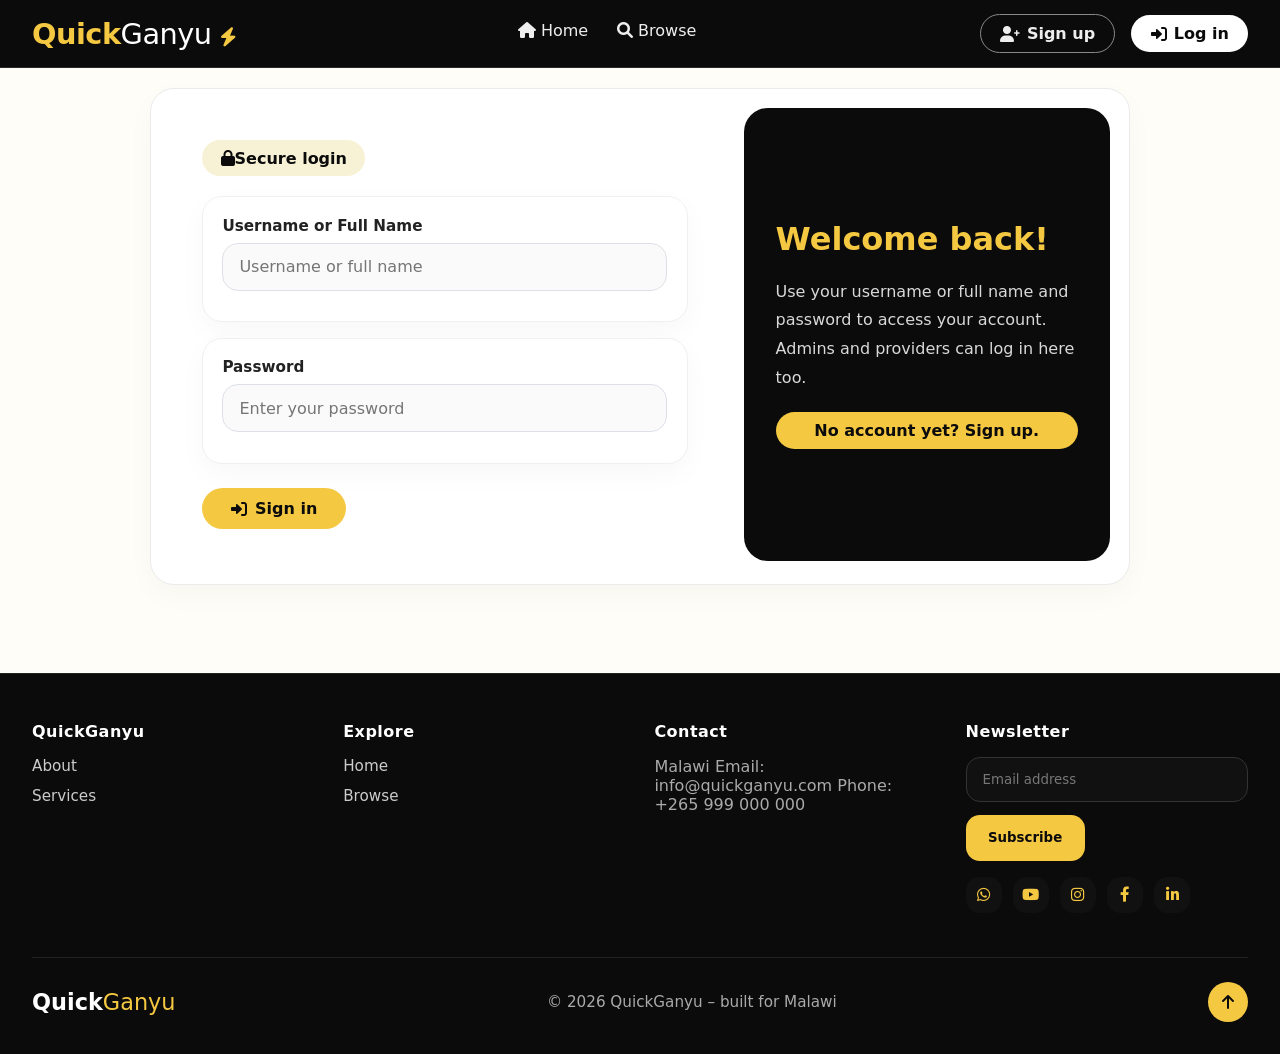
<file: html/payment.html>
<!DOCTYPE html>
<html lang="en">
<head>
  <meta charset="UTF-8">
  <meta name="viewport" content="width=device-width, initial-scale=1.0">
  <title>Payment · QuickGanyu</title>
  <link rel="stylesheet" href="https://cdnjs.cloudflare.com/ajax/libs/font-awesome/6.0.0-beta3/css/all.min.css">
  <link rel="stylesheet" href="../css/styles.css">
  <style>
    body { background: #f4f1ea; }

    .payment-wrap {
      max-width: 560px;
      margin: 2rem auto;
      padding: 0 1rem 3rem;
    }

    /* ── Brand header strip ────────────────────────────────────────────── */
    .pay-header {
      background: #0b0b0b;
      border-radius: 18px 18px 0 0;
      padding: 1.4rem 1.8rem 1.2rem;
      display: flex;
      align-items: center;
      justify-content: space-between;
      gap: 1rem;
    }
    .pay-header__logo {
      font-size: 1.4rem;
      font-weight: 700;
      color: #f5c842;
      text-decoration: none;
    }
    .pay-header__logo span { color: white; font-weight: 300; }
    .pay-header__secure {
      font-size: 0.75rem;
      color: #666;
      display: flex;
      align-items: center;
      gap: 0.35rem;
    }
    .pay-header__secure i { color: #4ade80; }

    /* ── Summary card ──────────────────────────────────────────────────── */
    .pay-summary {
      background: white;
      padding: 1.4rem 1.8rem;
      border-bottom: 1px solid #f0eeeb;
    }
    .pay-summary__label {
      font-size: 0.72rem;
      font-weight: 700;
      text-transform: uppercase;
      letter-spacing: 0.08em;
      color: #aaa;
      margin-bottom: 0.3rem;
    }
    .pay-summary__service {
      font-size: 1rem;
      font-weight: 700;
      color: #0b0b0b;
      margin-bottom: 0.2rem;
    }
    .pay-summary__parties {
      font-size: 0.82rem;
      color: #888;
      margin-bottom: 0.9rem;
    }
    .pay-summary__amount {
      display: flex;
      align-items: baseline;
      gap: 0.4rem;
    }
    .pay-summary__amount .currency {
      font-size: 0.9rem;
      font-weight: 700;
      color: #666;
    }
    .pay-summary__amount .value {
      font-size: 2.2rem;
      font-weight: 800;
      color: #0b0b0b;
      letter-spacing: -0.03em;
      line-height: 1;
    }

    /* ── Form card ─────────────────────────────────────────────────────── */
    .pay-form-card {
      background: white;
      padding: 1.6rem 1.8rem 2rem;
      border-radius: 0 0 18px 18px;
      box-shadow: 0 8px 28px rgba(0,0,0,0.08);
    }

    .pay-section-title {
      font-size: 0.8rem;
      font-weight: 700;
      text-transform: uppercase;
      letter-spacing: 0.08em;
      color: #aaa;
      margin-bottom: 0.9rem;
    }

    /* Method tabs */
    .method-tabs {
      display: grid;
      grid-template-columns: repeat(3, 1fr);
      gap: 0.5rem;
      margin-bottom: 1.4rem;
    }
    .method-tab {
      border: 2px solid #e8e0d0;
      background: #fafaf8;
      border-radius: 12px;
      padding: 0.75rem 0.5rem;
      cursor: pointer;
      text-align: center;
      transition: border-color 0.15s, background 0.15s;
      display: flex;
      flex-direction: column;
      align-items: center;
      gap: 0.3rem;
    }
    .method-tab:hover { border-color: #f5c842; background: #fffbe6; }
    .method-tab.active {
      border-color: #f5c842;
      background: #fffbe6;
      box-shadow: 0 0 0 3px rgba(245,200,66,0.18);
    }
    .method-tab i { font-size: 1.4rem; color: #0b0b0b; }
    .method-tab .tab-label { font-size: 0.76rem; font-weight: 700; color: #333; }
    .method-tab .tab-sub   { font-size: 0.68rem; color: #999; }

    /* Field group */
    .pay-field {
      display: flex;
      flex-direction: column;
      gap: 0.35rem;
      margin-bottom: 1rem;
    }
    .pay-field label {
      font-size: 0.82rem;
      font-weight: 700;
      color: #444;
    }
    .pay-field input {
      border: 1.5px solid #e0d8c8;
      border-radius: 12px;
      padding: 0.75rem 1rem;
      font-size: 0.95rem;
      font-family: inherit;
      background: #fffdf8;
      transition: border-color 0.2s, box-shadow 0.2s;
      width: 100%;
      box-sizing: border-box;
    }
    .pay-field input:focus {
      outline: none;
      border-color: #0b0b0b;
      box-shadow: 0 0 0 3px rgba(11,11,11,0.08);
    }
    .pay-field input::placeholder { color: #bbb; }
    .pay-field .hint {
      font-size: 0.73rem;
      color: #aaa;
    }

    .card-row {
      display: grid;
      grid-template-columns: 1fr 1fr;
      gap: 0.75rem;
    }

    /* Method panels */
    .method-panel { display: none; }
    .method-panel.active { display: block; }

    /* Error banner */
    .pay-error {
      background: #fff0f2;
      border: 1px solid #f5c2ca;
      color: #b00020;
      border-radius: 12px;
      padding: 0.8rem 1rem;
      font-size: 0.88rem;
      margin-bottom: 1rem;
      display: none;
    }

    /* Submit button */
    .pay-btn {
      width: 100%;
      background: #0b0b0b;
      color: white;
      border: none;
      border-radius: 14px;
      padding: 1rem;
      font-size: 1rem;
      font-weight: 700;
      cursor: pointer;
      display: flex;
      align-items: center;
      justify-content: center;
      gap: 0.6rem;
      transition: background 0.2s, transform 0.1s;
      margin-top: 0.5rem;
    }
    .pay-btn:hover:not(:disabled) { background: #1e1e1e; transform: translateY(-1px); }
    .pay-btn:disabled { opacity: 0.55; cursor: not-allowed; transform: none; }

    .pay-note {
      text-align: center;
      font-size: 0.75rem;
      color: #bbb;
      margin-top: 0.9rem;
      display: flex;
      align-items: center;
      justify-content: center;
      gap: 0.35rem;
    }

    /* ── Pending / polling state ───────────────────────────────────────── */
    .pay-pending {
      text-align: center;
      padding: 2.5rem 1rem;
    }
    .pay-pending__spinner {
      width: 64px;
      height: 64px;
      border: 5px solid #f0eeeb;
      border-top-color: #f5c842;
      border-radius: 50%;
      animation: spin 0.9s linear infinite;
      margin: 0 auto 1.2rem;
    }
    @keyframes spin { to { transform: rotate(360deg); } }
    .pay-pending h3 { font-size: 1.1rem; color: #0b0b0b; margin-bottom: 0.4rem; }
    .pay-pending p  { color: #888; font-size: 0.88rem; line-height: 1.6; }
    .pay-pending .poll-hint {
      font-size: 0.78rem;
      color: #bbb;
      margin-top: 1.2rem;
    }
    .btn-check-manually {
      background: transparent;
      border: 1.5px solid #e0d8c8;
      border-radius: 999px;
      padding: 0.5rem 1.2rem;
      font-size: 0.82rem;
      font-weight: 700;
      cursor: pointer;
      color: #555;
      margin-top: 0.8rem;
      transition: background 0.15s;
    }
    .btn-check-manually:hover { background: #f5f0e8; }

    /* ── Success state ─────────────────────────────────────────────────── */
    .pay-success {
      text-align: center;
      padding: 2.5rem 1rem;
    }
    .pay-success__icon {
      width: 72px;
      height: 72px;
      background: #e8f5ee;
      border-radius: 50%;
      display: flex;
      align-items: center;
      justify-content: center;
      margin: 0 auto 1.2rem;
      font-size: 2rem;
      color: #1a7f4b;
      animation: popIn 0.4s cubic-bezier(0.22,1,0.36,1);
    }
    @keyframes popIn { from { transform: scale(0.4); opacity: 0; } to { transform: scale(1); opacity: 1; } }
    .pay-success h3     { font-size: 1.3rem; font-weight: 800; color: #0b0b0b; margin-bottom: 0.4rem; }
    .pay-success p      { color: #666; font-size: 0.9rem; line-height: 1.7; }
    .pay-success__ref   {
      display: inline-block;
      background: #f0eeeb;
      border-radius: 8px;
      padding: 0.4rem 0.9rem;
      font-size: 0.78rem;
      color: #666;
      font-family: monospace;
      margin: 0.8rem 0 1.4rem;
    }
    .btn-back-chat {
      background: #0b0b0b;
      color: white;
      border: none;
      border-radius: 12px;
      padding: 0.8rem 2rem;
      font-size: 0.95rem;
      font-weight: 700;
      cursor: pointer;
      text-decoration: none;
      display: inline-flex;
      align-items: center;
      gap: 0.5rem;
      transition: background 0.15s;
    }
    .btn-back-chat:hover { background: #1e1e1e; }

    /* ── Failed state ──────────────────────────────────────────────────── */
    .pay-failed {
      text-align: center;
      padding: 2.5rem 1rem;
    }
    .pay-failed__icon {
      width: 72px;
      height: 72px;
      background: #fff0f2;
      border-radius: 50%;
      display: flex;
      align-items: center;
      justify-content: center;
      margin: 0 auto 1.2rem;
      font-size: 2rem;
      color: #b00020;
    }
    .pay-failed h3  { font-size: 1.2rem; font-weight: 800; color: #0b0b0b; margin-bottom: 0.4rem; }
    .pay-failed p   { color: #666; font-size: 0.88rem; line-height: 1.7; margin-bottom: 1.2rem; }
    .btn-retry {
      background: #f5c842;
      color: #0b0b0b;
      border: none;
      border-radius: 12px;
      padding: 0.75rem 2rem;
      font-size: 0.95rem;
      font-weight: 800;
      cursor: pointer;
      display: inline-flex;
      align-items: center;
      gap: 0.5rem;
      transition: background 0.15s;
    }
    .btn-retry:hover { background: #e6b82e; }
  </style>
</head>
<body>

<div class="payment-wrap">

  <!-- Header -->
  <div class="pay-header">
    <a class="pay-header__logo" href="../index.html">Quick<span>Ganyu</span></a>
    <span class="pay-header__secure">
      <i class="fas fa-lock"></i> Secure payment
    </span>
  </div>

  <!-- Loading -->
  <div id="pay-loading" style="background:white;padding:2.5rem;text-align:center;border-radius:0 0 18px 18px;">
    <div style="width:40px;height:40px;border:4px solid #f0eeeb;border-top-color:#f5c842;border-radius:50%;animation:spin 0.9s linear infinite;margin:0 auto 1rem;"></div>
    <p style="color:#aaa;font-size:0.88rem;">Loading payment details…</p>
  </div>

  <!-- Summary + form (hidden until data loads) -->
  <div id="pay-body" style="display:none;">

    <div class="pay-summary" id="pay-summary">
      <!-- filled by JS -->
    </div>

    <div class="pay-form-card">

      <!-- Error banner -->
      <div class="pay-error" id="pay-error"></div>

      <!-- ── FORM VIEW ───────────────────────────────────────────────── -->
      <div id="view-form">
        <p class="pay-section-title">Select payment method</p>

        <div class="method-tabs">
          <div class="method-tab active" data-method="airtel">
            <i class="fas fa-mobile-alt"></i>
            <span class="tab-label">Airtel Money</span>
            <span class="tab-sub">Mobile money</span>
          </div>
          <div class="method-tab" data-method="tnm">
            <i class="fas fa-mobile-alt"></i>
            <span class="tab-label">TNM Mpamba</span>
            <span class="tab-sub">Mobile money</span>
          </div>
          <div class="method-tab" data-method="card">
            <i class="fas fa-credit-card"></i>
            <span class="tab-label">Card</span>
            <span class="tab-sub">Visa / Mastercard</span>
          </div>
        </div>

        <!-- Airtel Money -->
        <div class="method-panel active" id="panel-airtel">
          <p class="pay-section-title">Airtel Money details</p>
          <div class="pay-field">
            <label>Airtel Money phone number</label>
            <input type="tel" id="airtel-phone" placeholder="+265 99 xxx xxxx" inputmode="tel" autocomplete="tel">
            <span class="hint">You will receive a payment prompt on this number.</span>
          </div>
        </div>

        <!-- TNM Mpamba -->
        <div class="method-panel" id="panel-tnm">
          <p class="pay-section-title">TNM Mpamba details</p>
          <div class="pay-field">
            <label>TNM Mpamba phone number</label>
            <input type="tel" id="tnm-phone" placeholder="+265 88 xxx xxxx" inputmode="tel" autocomplete="tel">
            <span class="hint">You will receive a payment prompt on this number.</span>
          </div>
        </div>

        <!-- Card -->
        <div class="method-panel" id="panel-card">
          <p class="pay-section-title">Card details</p>
          <div class="pay-field">
            <label>Name on card</label>
            <input type="text" id="card-name" placeholder="As it appears on the card" autocomplete="cc-name">
          </div>
          <div class="pay-field">
            <label>Card number</label>
            <input type="text" id="card-number" placeholder="1234 5678 9012 3456"
              inputmode="numeric" maxlength="19" autocomplete="cc-number">
          </div>
          <div class="card-row">
            <div class="pay-field">
              <label>Expiry date</label>
              <input type="text" id="card-expiry" placeholder="MM / YY"
                inputmode="numeric" maxlength="7" autocomplete="cc-exp">
            </div>
            <div class="pay-field">
              <label>CVV / CVC</label>
              <input type="text" id="card-cvv" placeholder="123"
                inputmode="numeric" maxlength="4" autocomplete="cc-csc">
            </div>
          </div>
        </div>

        <button class="pay-btn" id="pay-btn" type="button">
          <i class="fas fa-lock"></i>
          <span id="pay-btn-label">Pay now</span>
        </button>

        <p class="pay-note">
          <i class="fas fa-shield-alt"></i>
          Payments are processed securely by PayChangu. QuickGanyu does not store your card details.
        </p>
      </div>

      <!-- ── PENDING / POLLING VIEW ──────────────────────────────────── -->
      <div id="view-pending" class="pay-pending" style="display:none;">
        <div class="pay-pending__spinner"></div>
        <h3>Processing payment…</h3>
        <p id="pending-msg">Please approve the payment prompt on your phone.<br>Keep this page open.</p>
        <p class="poll-hint" id="poll-hint">Checking status automatically…</p>
        <br>
        <button class="btn-check-manually" id="btn-check-manually" type="button">
          <i class="fas fa-sync-alt"></i> Check status now
        </button>
      </div>

      <!-- ── SUCCESS VIEW ────────────────────────────────────────────── -->
      <div id="view-success" class="pay-success" style="display:none;">
        <div class="pay-success__icon"><i class="fas fa-check"></i></div>
        <h3>Payment confirmed!</h3>
        <p>Your booking is complete. The provider has been notified and will be in touch shortly.</p>
        <div class="pay-success__ref" id="success-ref"></div>
        <br>
        <a class="btn-back-chat" href="messages.html" id="back-to-chat">
          <i class="fas fa-comments"></i> Back to chat
        </a>
      </div>

      <!-- ── FAILED VIEW ─────────────────────────────────────────────── -->
      <div id="view-failed" class="pay-failed" style="display:none;">
        <div class="pay-failed__icon"><i class="fas fa-times"></i></div>
        <h3>Payment failed</h3>
        <p id="failed-msg">The payment could not be processed. Please try again or choose a different method.</p>
        <button class="btn-retry" id="btn-retry" type="button">
          <i class="fas fa-redo"></i> Try again
        </button>
      </div>

    </div><!-- /.pay-form-card -->
  </div><!-- /#pay-body -->

</div><!-- /.payment-wrap -->

<script src="../js/api.js"></script>
<script>
(function () {
  const { apiFetch, fetchMe, esc, toast } = window.QuickGanyu;

  const params    = new URLSearchParams(location.search);
  const requestId = Number(params.get('request_id'));

  // ── DOM refs ──────────────────────────────────────────────────────────────
  const loadingEl   = document.getElementById('pay-loading');
  const bodyEl      = document.getElementById('pay-body');
  const summaryEl   = document.getElementById('pay-summary');
  const errorEl     = document.getElementById('pay-error');
  const viewForm    = document.getElementById('view-form');
  const viewPending = document.getElementById('view-pending');
  const viewSuccess = document.getElementById('view-success');
  const viewFailed  = document.getElementById('view-failed');
  const payBtn      = document.getElementById('pay-btn');
  const payBtnLabel = document.getElementById('pay-btn-label');

  let activeMethod  = 'airtel';
  let pollTimer     = null;
  let requestData   = null;
  let chargeId      = null;

  // ── Show / hide helpers ───────────────────────────────────────────────────
  function showView(name) {
    [viewForm, viewPending, viewSuccess, viewFailed].forEach(el => el.style.display = 'none');
    document.getElementById('view-' + name).style.display = 'block';
  }

  function showError(msg) {
    errorEl.textContent = msg;
    errorEl.style.display = 'block';
    errorEl.scrollIntoView({ behavior: 'smooth', block: 'nearest' });
  }

  function hideError() { errorEl.style.display = 'none'; }

  // ── Boot ──────────────────────────────────────────────────────────────────
  document.addEventListener('DOMContentLoaded', async () => {
    // Auth
    const me = await fetchMe();
    if (!me) { location.href = 'login.html'; return; }
    if (me.role !== 'client') { location.href = 'customer-dashboard.html'; return; }
    if (!requestId) { location.href = 'messages.html'; return; }

    // If returning from a PayChangu hosted checkout page
    if (params.get('payment') === 'return' || params.get('payment') === 'cancel') {
      showView('pending');
      loadingEl.style.display = 'none';
      bodyEl.style.display    = 'block';
      document.getElementById('pending-msg').textContent =
        'Verifying payment with our gateway…';
      pollStatus();
      return;
    }

    // Load the service request details
    try {
      const res = await apiFetch('engagements.php', null);
      if (!res.ok) throw new Error(res.error || 'Could not load payment details.');

      requestData = (res.requests || []).find(r => Number(r.id) === requestId);
      if (!requestData) throw new Error('Service request not found.');

      // If already booked, show success immediately
      if (requestData.status === 'booked') {
        renderSummary(requestData, me);
        showSuccess(requestData.charge_id || '');
        loadingEl.style.display = 'none';
        bodyEl.style.display    = 'block';
        return;
      }

      // If payment was already initiated, go to polling
      if (requestData.status === 'payment_pending') {
        renderSummary(requestData, me);
        loadingEl.style.display = 'none';
        bodyEl.style.display    = 'block';
        showView('pending');
        pollStatus();
        return;
      }

      if (requestData.status !== 'awaiting_payment') {
        throw new Error('This request is not ready for payment.');
      }

      renderSummary(requestData, me);
      prefillPhone(me);
      loadingEl.style.display = 'none';
      bodyEl.style.display    = 'block';

    } catch (err) {
      loadingEl.innerHTML = `
        <div style="text-align:center;padding:2rem;color:#b00020;">
          <i class="fas fa-exclamation-circle" style="font-size:2rem;display:block;margin-bottom:0.8rem;"></i>
          <p>${esc(err.message)}</p>
          <a href="messages.html" style="color:#0b0b0b;font-weight:700;text-decoration:underline;">Back to messages</a>
        </div>`;
    }
  });

  // ── Render summary ────────────────────────────────────────────────────────
  function renderSummary(req, me) {
    const amount = parseFloat(req.agreed_amount || 0)
      .toLocaleString('en-MW', { minimumFractionDigits: 2 });
    summaryEl.innerHTML = `
      <div class="pay-summary__label">You are paying for</div>
      <div class="pay-summary__service">${esc(req.service_title)}</div>
      <div class="pay-summary__parties">
        <i class="fas fa-user-tie" style="color:#aaa;"></i> ${esc(req.provider_name || 'Provider')}
        &nbsp;&bull;&nbsp;
        <i class="fas fa-user" style="color:#aaa;"></i> ${esc(me.full_name)}
      </div>
      <div class="pay-summary__amount">
        <span class="currency">MWK</span>
        <span class="value">${esc(amount)}</span>
      </div>`;

    // Update pay button label
    payBtnLabel.textContent = `Pay MWK ${amount}`;
  }

  function prefillPhone(me) {
    if (me.phone) {
      document.getElementById('airtel-phone').value = me.phone;
      document.getElementById('tnm-phone').value    = me.phone;
    }
    if (me.full_name) {
      document.getElementById('card-name').value = me.full_name;
    }
  }

  // ── Method tab switching ──────────────────────────────────────────────────
  document.querySelectorAll('.method-tab').forEach(tab => {
    tab.addEventListener('click', () => {
      document.querySelectorAll('.method-tab').forEach(t => t.classList.remove('active'));
      document.querySelectorAll('.method-panel').forEach(p => p.classList.remove('active'));
      tab.classList.add('active');
      activeMethod = tab.dataset.method;
      document.getElementById('panel-' + activeMethod).classList.add('active');
      hideError();
    });
  });

  // ── Card number formatting ────────────────────────────────────────────────
  document.getElementById('card-number').addEventListener('input', function () {
    let v = this.value.replace(/\D/g, '').slice(0, 16);
    this.value = v.replace(/(.{4})/g, '$1 ').trim();
  });
  document.getElementById('card-expiry').addEventListener('input', function () {
    let v = this.value.replace(/\D/g, '').slice(0, 4);
    if (v.length >= 3) v = v.slice(0, 2) + ' / ' + v.slice(2);
    this.value = v;
  });

  // ── Pay button ────────────────────────────────────────────────────────────
  payBtn.addEventListener('click', async () => {
    hideError();

    const payload = {
      action:         'start_payment',
      request_id:     requestId,
      payment_method: activeMethod,
    };

    if (activeMethod === 'airtel') {
      payload.phone = document.getElementById('airtel-phone').value.trim();
      if (!payload.phone) { showError('Enter your Airtel Money phone number.'); return; }
    } else if (activeMethod === 'tnm') {
      payload.phone = document.getElementById('tnm-phone').value.trim();
      if (!payload.phone) { showError('Enter your TNM Mpamba phone number.'); return; }
    } else {
      payload.card_name   = document.getElementById('card-name').value.trim();
      payload.card_number = document.getElementById('card-number').value.replace(/\s/g, '');
      payload.card_expiry = document.getElementById('card-expiry').value.replace(/\s/g, '');
      payload.card_cvv    = document.getElementById('card-cvv').value.trim();
      if (!payload.card_number || !payload.card_expiry || !payload.card_cvv) {
        showError('Please fill in all card details.');
        return;
      }
    }

    // Loading state
    payBtn.disabled = true;
    payBtn.innerHTML = '<i class="fas fa-spinner fa-spin"></i> Processing…';

    try {
      const res = await apiFetch('engagements.php', payload);

      if (!res.ok) {
        if (res.errors) {
          const first = Object.values(res.errors)[0];
          showError(first);
        } else {
          showError(res.error || 'Payment failed. Please try again.');
        }
        payBtn.disabled = false;
        payBtn.innerHTML = `<i class="fas fa-lock"></i> <span id="pay-btn-label">${payBtnLabel.textContent}</span>`;
        return;
      }

      // Immediate success (e.g. direct card charge approved)
      if (res.status === 'successful') {
        showSuccess(res.charge_id || '');
        return;
      }

      // PayChangu hosted checkout redirect
      if (res.checkout_url) {
        showView('pending');
        document.getElementById('pending-msg').textContent =
          'Redirecting to secure payment page…';
        document.getElementById('poll-hint').textContent = '';
        setTimeout(() => { window.location.href = res.checkout_url; }, 800);
        return;
      }

      // Mobile money — waiting for phone prompt approval
      chargeId = res.charge_id || null;
      showView('pending');
      startPolling();

    } catch (err) {
      showError('Could not connect to the payment server. Please try again.');
      payBtn.disabled = false;
      payBtn.innerHTML = `<i class="fas fa-lock"></i> Pay now`;
    }
  });

  // ── Polling ───────────────────────────────────────────────────────────────
  let pollCount = 0;

  function startPolling() {
    pollCount = 0;
    clearTimeout(pollTimer);
    pollTimer = setTimeout(pollStatus, 4000);
  }

  async function pollStatus() {
    clearTimeout(pollTimer);
    pollCount++;

    const hint = document.getElementById('poll-hint');
    if (hint) hint.textContent = `Checking status… (attempt ${pollCount})`;

    try {
      const res = await apiFetch('engagements.php', {
        action: 'check_payment', request_id: requestId,
      });

      if (res.status === 'successful') {
        showSuccess(res.charge_id || '');
        return;
      }
      if (res.status === 'failed') {
        showFailed(res.message || 'Payment failed.');
        return;
      }

      // Still pending — keep polling (max 20 times = ~2 min)
      if (pollCount < 20) {
        pollTimer = setTimeout(pollStatus, 6000);
        if (hint) hint.textContent = 'Still waiting — check your phone for the payment prompt.';
      } else {
        if (hint) hint.textContent = 'Taking longer than expected. Tap "Check status now" to retry.';
      }
    } catch (_) {
      if (pollCount < 20) pollTimer = setTimeout(pollStatus, 8000);
    }
  }

  document.getElementById('btn-check-manually').addEventListener('click', pollStatus);

  // ── Success ───────────────────────────────────────────────────────────────
  function showSuccess(ref) {
    clearTimeout(pollTimer);
    const refEl = document.getElementById('success-ref');
    if (refEl && ref) refEl.textContent = 'Reference: ' + ref;
    const backLink = document.getElementById('back-to-chat');
    if (backLink) backLink.href = `messages.html?request_id=${requestId}`;
    showView('success');
  }

  // ── Failed ────────────────────────────────────────────────────────────────
  function showFailed(msg) {
    clearTimeout(pollTimer);
    const el = document.getElementById('failed-msg');
    if (el) el.textContent = msg;
    showView('failed');
  }

  document.getElementById('btn-retry').addEventListener('click', () => {
    showView('form');
    payBtn.disabled = false;
    payBtn.innerHTML = `<i class="fas fa-lock"></i> Pay now`;
    hideError();
  });

})();
</script>
</body>
</html>
</file>
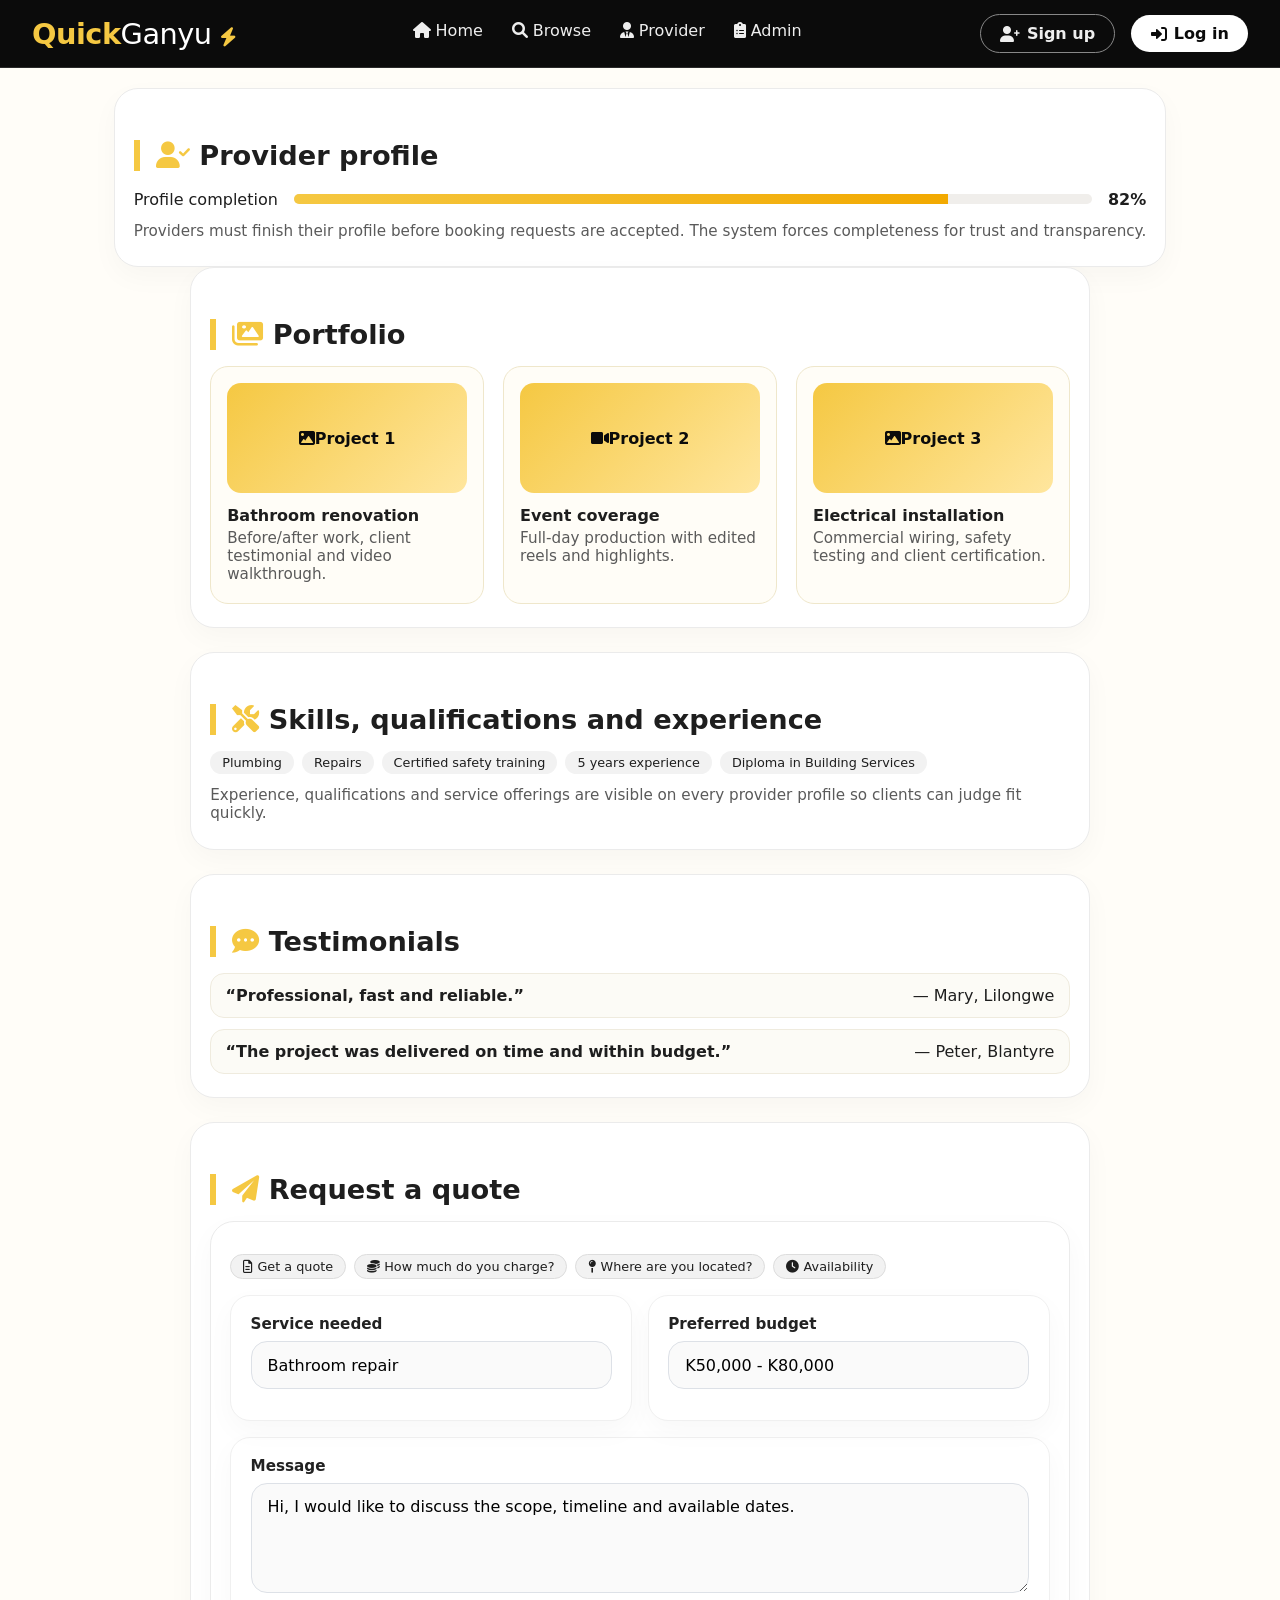
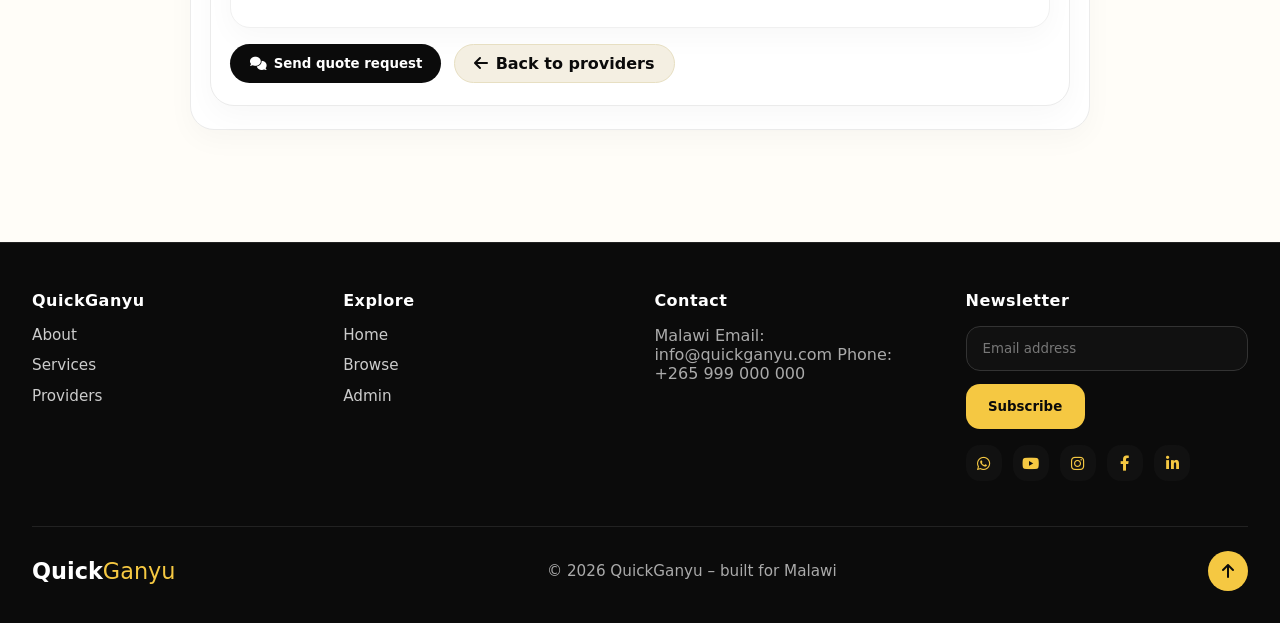
<file: html/profile.html>
<!DOCTYPE html>
<html lang="en">
<head>
  <meta charset="UTF-8">
  <meta name="viewport" content="width=device-width, initial-scale=1.0">
  <title>Provider Profile · QuickGanyu</title>
  <link rel="stylesheet" href="https://cdnjs.cloudflare.com/ajax/libs/font-awesome/6.0.0-beta3/css/all.min.css">
  <link rel="stylesheet" href="../css/styles.css">
</head>
<body>
<nav class="navbar">
  <a class="logo" href="../index.html">Quick<span>Ganyu</span> <i class="fas fa-bolt" style="color:#f5c842; font-size:1.2rem;"></i></a>
  <div class="nav-links">
    <a href="../index.html"><i class="fas fa-home"></i> Home</a>
    <a href="providers.html"><i class="fas fa-search"></i> Browse</a>
    <a href="profile.html"><i class="fas fa-user-tie"></i> Provider</a>
    <a href="admin.html"><i class="fas fa-clipboard-list"></i> Admin</a>
  </div>
  <div class="nav-actions">
    <a class="btn-outline-light" href="signup.html"><i class="fas fa-user-plus"></i> Sign up</a>
    <a class="btn-light" href="login.html"><i class="fas fa-sign-in-alt"></i> Log in</a>
  </div>
</nav>

<div class="container">
  <section class="profile-card">
    <h2 class="section-title"><i class="fas fa-user-check" style="color:#f5c842;"></i> Provider profile</h2>
    <div class="progress-card">
      <span>Profile completion</span>
      <div class="progress-bar"><div class="progress-fill" style="width: 82%"></div></div>
      <strong>82%</strong>
    </div>
    <div class="muted">Providers must finish their profile before booking requests are accepted. The system forces completeness for trust and transparency.</div>
  </section>

  <section class="section-card">
    <h2 class="section-title"><i class="fas fa-images" style="color:#f5c842;"></i> Portfolio</h2>
    <div class="portfolio-grid">
      <div class="portfolio-card">
        <div class="portfolio-media"><i class="fas fa-image"></i> Project 1</div>
        <strong>Bathroom renovation</strong>
        <p class="muted">Before/after work, client testimonial and video walkthrough.</p>
      </div>
      <div class="portfolio-card">
        <div class="portfolio-media"><i class="fas fa-video"></i> Project 2</div>
        <strong>Event coverage</strong>
        <p class="muted">Full-day production with edited reels and highlights.</p>
      </div>
      <div class="portfolio-card">
        <div class="portfolio-media"><i class="fas fa-image"></i> Project 3</div>
        <strong>Electrical installation</strong>
        <p class="muted">Commercial wiring, safety testing and client certification.</p>
      </div>
    </div>
  </section>

  <section class="section-card">
    <h2 class="section-title"><i class="fas fa-tools" style="color:#f5c842;"></i> Skills, qualifications and experience</h2>
    <div class="pill-list">
      <span>Plumbing</span>
      <span>Repairs</span>
      <span>Certified safety training</span>
      <span>5 years experience</span>
      <span>Diploma in Building Services</span>
    </div>
    <div class="muted">Experience, qualifications and service offerings are visible on every provider profile so clients can judge fit quickly.</div>
  </section>

  <section class="section-card">
    <h2 class="section-title"><i class="fas fa-comment-dots" style="color:#f5c842;"></i> Testimonials</h2>
    <div class="activity-list">
      <div class="activity-item"><strong>“Professional, fast and reliable.”</strong><span>— Mary, Lilongwe</span></div>
      <div class="activity-item"><strong>“The project was delivered on time and within budget.”</strong><span>— Peter, Blantyre</span></div>
    </div>
  </section>

  <section class="section-card">
    <h2 class="section-title"><i class="fas fa-paper-plane" style="color:#f5c842;"></i> Request a quote</h2>
    <div class="quote-box">
      <div class="message-suggestions">
        <span><i class="far fa-file-alt"></i> Get a quote</span>
        <span><i class="fas fa-coins"></i> How much do you charge?</span>
        <span><i class="fas fa-map-pin"></i> Where are you located?</span>
        <span><i class="fas fa-clock"></i> Availability</span>
      </div>
      <div class="form-grid" style="margin-top:1rem;">
        <div class="form-card">
          <label>Service needed
            <input type="text" value="Bathroom repair">
          </label>
        </div>
        <div class="form-card">
          <label>Preferred budget
            <input type="text" value="K50,000 - K80,000">
          </label>
        </div>
      </div>
      <div class="form-card" style="margin-top:1rem;">
        <label>Message
          <textarea>Hi, I would like to discuss the scope, timeline and available dates.</textarea>
        </label>
      </div>
      <div style="margin-top:1rem; display:flex; gap:0.8rem; flex-wrap:wrap;">
        <button class="btn-book"><i class="fas fa-comments"></i> Send quote request</button>
        <a class="btn-secondary" href="providers.html"><i class="fas fa-arrow-left"></i> Back to providers</a>
      </div>
    </div>
  </section>
</div>

<footer class="footer">
  <div class="footer-inner">
    <div class="footer-top">
      <div class="footer-col">
        <h4>QuickGanyu</h4>
        <a href="../index.html">About</a>
        <a href="providers.html">Services</a>
        <a href="profile.html">Providers</a>
      </div>
      <div class="footer-col">
        <h4>Explore</h4>
        <a href="../index.html">Home</a>
        <a href="providers.html">Browse</a>
        <a href="admin.html">Admin</a>
      </div>
      <div class="footer-col">
        <h4>Contact</h4>
        <span>Malawi</span>
        <span>Email: info@quickganyu.com</span>
        <span>Phone: +265 999 000 000</span>
      </div>
      <div class="footer-col footer-newsletter">
        <h4>Newsletter</h4>
        <div class="newsletter-form">
          <input type="email" placeholder="Email address">
          <button type="button">Subscribe</button>
        </div>
        <div class="footer-social">
          <a href="#" aria-label="WhatsApp"><i class="fab fa-whatsapp"></i></a>
          <a href="#" aria-label="YouTube"><i class="fab fa-youtube"></i></a>
          <a href="#" aria-label="Instagram"><i class="fab fa-instagram"></i></a>
          <a href="#" aria-label="Facebook"><i class="fab fa-facebook-f"></i></a>
          <a href="#" aria-label="LinkedIn"><i class="fab fa-linkedin-in"></i></a>
        </div>
      </div>
    </div>
    <div class="footer-bottom">
      <div class="footer-brand">Quick<span>Ganyu</span></div>
      <div class="footer-copy">&copy; 2026 QuickGanyu – built for Malawi</div>
      <a class="footer-backtop" href="#top"><i class="fas fa-arrow-up"></i></a>
    </div>
  </div>
</footer>

<script src="../js/script.js"></script>
</body>
</html>
</file>
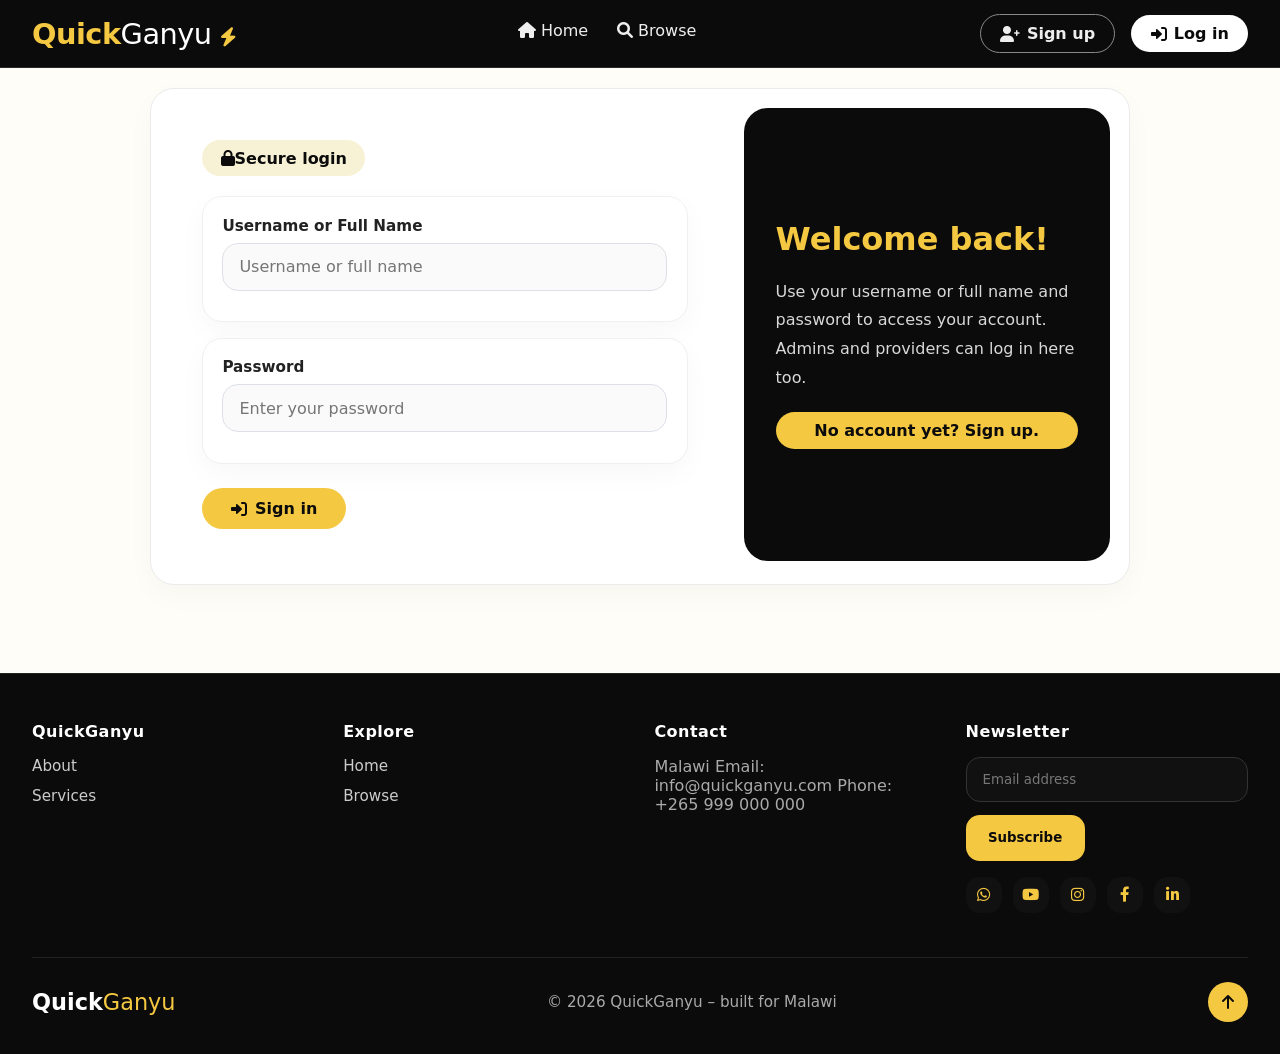
<file: html/provider-dashboard.html>
﻿<!DOCTYPE html>
<html lang="en">
<head>
  <meta charset="UTF-8">
  <meta name="viewport" content="width=device-width, initial-scale=1.0">
  <title>Provider Dashboard Â· QuickGanyu</title>
  <link rel="stylesheet" href="https://cdnjs.cloudflare.com/ajax/libs/font-awesome/6.0.0-beta3/css/all.min.css">
  <link rel="stylesheet" href="../css/styles.css">
  <style>
    /* â”€â”€ Dashboard tabs â”€â”€â”€â”€â”€â”€â”€â”€â”€â”€â”€â”€â”€â”€â”€â”€â”€â”€â”€â”€â”€â”€â”€â”€â”€â”€â”€â”€â”€â”€â”€â”€â”€â”€â”€â”€â”€â”€â”€â”€â”€â”€â”€â”€â”€â”€â”€â”€â”€â”€â”€â”€ */
    .dash-tabs {
      display: flex;
      gap: 0.35rem;
      flex-wrap: wrap;
      padding: 0.5rem 0 0;
      border-bottom: 2px solid #ebebeb;
      margin-bottom: 1.5rem;
      max-width: 860px;
      margin-left: auto;
      margin-right: auto;
    }
    .dash-tab {
      background: transparent;
      border: none;
      border-bottom: 3px solid transparent;
      margin-bottom: -2px;
      padding: 0.55rem 1.15rem;
      font-size: 0.9rem;
      font-weight: 600;
      color: #777;
      cursor: pointer;
      display: inline-flex;
      align-items: center;
      gap: 0.4rem;
      border-radius: 8px 8px 0 0;
      transition: color 0.15s, background 0.15s;
    }
    .dash-tab:hover { background: #fafafa; color: #0b0b0b; }
    .dash-tab.active {
      color: #0b0b0b;
      border-bottom-color: #f5c842;
      background: #fffdf8;
    }
    .dash-tab .tab-badge {
      background: #8b1a1a;
      color: white;
      border-radius: 999px;
      font-size: 0.65rem;
      font-weight: 800;
      min-width: 17px;
      height: 17px;
      display: inline-flex;
      align-items: center;
      justify-content: center;
      padding: 0 4px;
    }

    .dash-panel { display: none; }
    .dash-panel.active { display: block; }

    /* â”€â”€ Inline messages panel â”€â”€â”€â”€â”€â”€â”€â”€â”€â”€â”€â”€â”€â”€â”€â”€â”€â”€â”€â”€â”€â”€â”€â”€â”€â”€â”€â”€â”€â”€â”€â”€â”€â”€â”€â”€â”€â”€â”€â”€â”€â”€â”€â”€â”€ */
    .msg-shell {
      display: grid;
      grid-template-columns: 260px 1fr;
      height: 540px;
      border-radius: 16px;
      overflow: clip;
      border: 1px solid #e0d8c8;
      box-shadow: 0 6px 24px rgba(0,0,0,0.07);
      max-width: 860px;
      margin: 0 auto;
    }
    .msg-sidebar {
      background: #0b0b0b;
      display: flex;
      flex-direction: column;
      overflow: hidden;
      border-right: none;
    }
    .msg-window {
      background: #fffdf8;
      display: flex;
      flex-direction: column;
      height: 100%;
      overflow: clip;
      min-width: 0;
    }
    .msg-sidebar__header {
      padding: 0.9rem 1rem 0.8rem;
      border-bottom: 1px solid #1e1e1e;
      display: flex;
      align-items: center;
      justify-content: space-between;
      flex-shrink: 0;
    }
    .msg-sidebar__header strong { font-size: 0.95rem; font-weight: 700; color: #f5c842; }
    .msg-sidebar__header span   { font-size: 0.7rem; color: #555; text-transform: uppercase; letter-spacing: 0.06em; }
    .msg-refresh {
      background: #1a1a1a;
      border: 1px solid #333;
      border-radius: 6px;
      width: 28px; height: 28px;
      display: flex; align-items: center; justify-content: center;
      cursor: pointer; color: #888; font-size: 0.8rem;
      transition: background 0.15s, color 0.15s;
    }
    .msg-refresh:hover { background: #f5c842; color: #0b0b0b; border-color: #f5c842; }
    .msg-contact-list { flex: 1; overflow-y: auto; }
    .msg-contact-list::-webkit-scrollbar { width: 3px; }
    .msg-contact-list::-webkit-scrollbar-thumb { background: #2a2a2a; border-radius: 3px; }
    .msg-contact {
      width: 100%; background: transparent; border: none; cursor: pointer;
      display: flex; align-items: center; gap: 0.6rem;
      padding: 0.7rem 0.9rem; text-align: left;
      border-bottom: 1px solid #141414;
      transition: background 0.15s;
    }
    .msg-contact:hover { background: #141414; }
    .msg-contact.active {
      background: #1a1a1a;
      border-left: 3px solid #f5c842;
      padding-left: calc(0.9rem - 3px);
    }
    .msg-contact.active .msg-contact__name { color: #f5c842; }
    .msg-avatar {
      width: 36px; height: 36px; border-radius: 50%;
      background: linear-gradient(135deg, #8b1a1a, #5a1010);
      color: white; font-size: 0.75rem; font-weight: 700;
      display: flex; align-items: center; justify-content: center;
      flex-shrink: 0; border: 2px solid #2a2a2a;
    }
    .msg-contact.active .msg-avatar { border-color: #f5c842; }
    .msg-contact__body { flex: 1; min-width: 0; }
    .msg-contact__name {
      display: block; font-size: 0.83rem; font-weight: 700; color: #f0f0f0;
      white-space: nowrap; overflow: hidden; text-overflow: ellipsis;
    }
    .msg-contact__preview {
      display: block; font-size: 0.72rem; color: #555;
      white-space: nowrap; overflow: hidden; text-overflow: ellipsis; margin-top: 1px;
    }
    .msg-contact__meta { display: flex; flex-direction: column; align-items: flex-end; gap: 0.25rem; flex-shrink: 0; }
    .msg-contact__time { font-size: 0.66rem; color: #555; white-space: nowrap; }
    .msg-unread {
      background: #f5c842; color: #0b0b0b;
      border-radius: 50%; min-width: 17px; height: 17px;
      font-size: 0.62rem; font-weight: 800;
      display: flex; align-items: center; justify-content: center; padding: 0 3px;
    }
    .msg-empty-list { padding: 1.5rem 0.9rem; text-align: center; color: #444; font-size: 0.82rem; }

    /* Right pane */
    .msg-window {
      background: #fffdf8; display: flex; flex-direction: column; height: 100%; overflow: hidden;
    }
    .msg-window--empty {
      align-items: center; justify-content: center; gap: 0.5rem;
    }
    .msg-window--empty i    { font-size: 2.5rem; color: #e0d8c8; }
    .msg-window--empty h3   { font-size: 1rem; color: #aaa; margin: 0; }
    .msg-window--empty small{ font-size: 0.8rem; color: #ccc; }

    .msg-header {
      background: #0b0b0b; padding: 0.75rem 1.1rem;
      display: flex; align-items: center; gap: 0.75rem;
      flex-shrink: 0; border-bottom: 2px solid #f5c842;
    }
    .msg-header-avatar {
      width: 34px; height: 34px; border-radius: 50%;
      background: linear-gradient(135deg, #8b1a1a, #5a1010);
      color: white; font-size: 0.75rem; font-weight: 700;
      display: flex; align-items: center; justify-content: center;
      border: 2px solid #f5c842; flex-shrink: 0;
    }
    .msg-header-info strong { display: block; font-size: 0.9rem; font-weight: 700; color: #fff; }
    .msg-header-info small  { font-size: 0.7rem; color: #888; }
    .msg-header-status {
      margin-left: auto; font-size: 0.68rem; font-weight: 700;
      background: #1e1e1e; color: #f5c842; border: 1px solid #333;
      border-radius: 999px; padding: 0.18rem 0.65rem;
      text-transform: uppercase; letter-spacing: 0.05em; flex-shrink: 0;
    }

    .msg-messages {
      flex: 1; overflow-y: auto; padding: 1rem;
      display: flex; flex-direction: column; gap: 0.5rem; scroll-behavior: smooth;
    }
    .msg-messages::-webkit-scrollbar { width: 4px; }
    .msg-messages::-webkit-scrollbar-thumb { background: #e0d8c8; border-radius: 4px; }

    .msg-bubble {
      display: flex; flex-direction: column;
      max-width: 65%; align-self: flex-start; gap: 2px;
    }
    .msg-bubble--mine { align-self: flex-end; }
    .msg-bubble > span {
      background: #fff; border: 1px solid #e8e0d0;
      border-radius: 16px 16px 16px 4px;
      padding: 0.6rem 0.85rem; font-size: 0.88rem; color: #1e1e1e;
      line-height: 1.5; word-break: break-word;
      box-shadow: 0 1px 3px rgba(0,0,0,0.05);
    }
    .msg-bubble--mine > span {
      background: #8b1a1a; color: #fff; border: none;
      border-radius: 16px 16px 4px 16px;
      box-shadow: 0 2px 8px rgba(139,26,26,0.22);
    }
    .msg-bubble small { font-size: 0.65rem; color: #bbb; padding: 0 3px; }
    .msg-bubble--mine small { text-align: right; }

    /* Price offer card inside messages */
    .msg-price-card { align-self: flex-start; max-width: 65%; display: flex; flex-direction: column; gap: 2px; }
    .msg-price-card--mine { align-self: flex-end; }
    .msg-price-card__inner {
      display: flex; align-items: center; gap: 0.7rem;
      background: #fffdf0; border: 2px solid #f5c842;
      border-radius: 14px; padding: 0.7rem 1rem;
    }
    .msg-price-card--mine .msg-price-card__inner { background: #0b0b0b; }
    .msg-price-card__inner > i { color: #f5c842; font-size: 1.1rem; flex-shrink: 0; }
    .msg-price-card__label { display: block; font-size: 0.65rem; font-weight: 700; color: #aaa; text-transform: uppercase; letter-spacing: 0.08em; margin-bottom: 2px; }
    .msg-price-card__amount { display: block; font-size: 1.1rem; font-weight: 800; color: #0b0b0b; }
    .msg-price-card--mine .msg-price-card__amount { color: #f5c842; }
    .msg-price-card small { font-size: 0.65rem; color: #bbb; padding: 0 3px; }
    .msg-price-card--mine small { text-align: right; }

    /* Event pills */
    .msg-event {
      align-self: center; display: flex; align-items: center; gap: 0.4rem;
      font-size: 0.77rem; font-weight: 700; border-radius: 999px;
      padding: 0.35rem 0.9rem; max-width: 85%; text-align: center;
    }
    .msg-event--accepted { background: #e8f5ee; border: 1px solid #b2dfc4; color: #1a7f4b; }
    .msg-event--paid     { background: #fff9e0; border: 2px solid #f5c842; color: #7a5c00; }

    /* Action banner above composer */
    .msg-action-banner {
      display: flex; align-items: center; justify-content: space-between;
      gap: 0.7rem; flex-wrap: wrap; padding: 0.6rem 1rem;
      font-size: 0.84rem; font-weight: 600; border-top: 2px solid transparent; flex-shrink: 0;
    }
    .msg-action-banner--offer   { background: #fffbe6; border-color: #f5c842; color: #5a4a00; }
    .msg-action-banner--pending { background: #fffbe6; border-color: #e8d890; color: #7a5c00; }
    .msg-action-banner--done    { background: #e8f5ee; border-color: #b2dfc4; color: #1a7f4b; }
    .msg-action-banner--cancelled { background: #fff0f2; border-color: #f5c2ca; color: #b00020; }
    /* Provider-side price input inside banner */
    .msg-price-input-row {
      display: flex; align-items: center; gap: 0.5rem; flex-wrap: wrap;
      padding: 0.6rem 1rem; background: #fffbe6; border-top: 2px solid #f5c842;
      flex-shrink: 0;
    }
    .msg-price-input-row label { font-size: 0.8rem; font-weight: 600; color: #5a4a00; white-space: nowrap; }
    .msg-price-input-row input {
      flex: 1; min-width: 100px; max-width: 140px;
      border: 1.5px solid #e8d890; border-radius: 999px;
      padding: 0.38rem 0.85rem; font-size: 0.85rem; background: white;
    }
    .msg-price-input-row input:focus { outline: none; border-color: #f5c842; }
    .btn-send-price {
      background: #f5c842; color: #0b0b0b; border: none;
      border-radius: 999px; padding: 0.4rem 1rem;
      font-size: 0.82rem; font-weight: 800; cursor: pointer;
      display: inline-flex; align-items: center; gap: 0.35rem;
      transition: background 0.15s, transform 0.1s;
    }
    .btn-send-price:hover { background: #e6b82e; transform: scale(1.03); }
    .btn-send-price:disabled { opacity: 0.6; cursor: not-allowed; transform: none; }

    /* Composer */
    .msg-composer {
      display: flex; align-items: flex-end; gap: 0.5rem;
      padding: 0.75rem 0.9rem; background: #fff;
      border-top: 1px solid #e8e0d0; flex-shrink: 0;
    }
    .msg-composer textarea {
      flex: 1; border: 1.5px solid #e0d8c8; border-radius: 20px;
      padding: 0.6rem 1rem; font-size: 0.88rem; background: #fffdf8;
      resize: none; line-height: 1.4; height: 40px; max-height: 110px;
      font-family: inherit; overflow-y: auto;
      transition: border-color 0.2s, box-shadow 0.2s;
    }
    .msg-composer textarea:focus {
      outline: none; border-color: #8b1a1a;
      box-shadow: 0 0 0 3px rgba(139,26,26,0.09);
    }
    .msg-composer textarea::placeholder { color: #bbb; }
    .msg-composer button[type="submit"] {
      width: 40px; height: 40px; border-radius: 50%; border: none;
      background: #8b1a1a; color: white; font-size: 0.95rem; cursor: pointer;
      display: flex; align-items: center; justify-content: center; flex-shrink: 0;
      box-shadow: 0 3px 10px rgba(139,26,26,0.28);
      transition: background 0.2s, transform 0.15s;
    }
    .msg-composer button[type="submit"]:hover { background: #6b1212; transform: scale(1.08); }
    .msg-no-messages { text-align: center; color: #ccc; font-size: 0.82rem; padding: 2rem 0; margin: 0; }

    @media (max-width: 680px) {
      .msg-shell { grid-template-columns: 1fr; }
      .msg-sidebar { display: none; }
    }
  </style>
</head>
<body>

<nav class="navbar">
  <a class="logo" href="../index.html">Quick<span>Ganyu</span> <i class="fas fa-bolt" style="color:#f5c842;font-size:1.2rem;"></i></a>
  <div class="nav-links">
    <a href="../index.html"><i class="fas fa-home"></i> Home</a>
    <a href="providers.html"><i class="fas fa-search"></i> Browse</a>
  </div>
  <div class="nav-actions"><!-- filled by api.js --></div>
</nav>

<div class="container" id="page-root">
  <div class="empty-state">
    <i class="fas fa-spinner fa-spin"></i>
    <p>Loading your dashboardâ€¦</p>
  </div>
</div>

<footer class="footer">
  <div class="footer-inner">
    <div class="footer-top">
      <div class="footer-col"><h4>QuickGanyu</h4><a href="../index.html">Home</a><a href="providers.html">Browse</a></div>
      <div class="footer-col"><h4>Contact</h4><span>info@quickganyu.com</span><span>+265 999 000 000</span></div>
    </div>
    <div class="footer-bottom">
      <div class="footer-brand">Quick<span>Ganyu</span></div>
      <div class="footer-copy">&copy; 2026 QuickGanyu</div>
      <a class="footer-backtop" href="#top"><i class="fas fa-arrow-up"></i></a>
    </div>
  </div>
</footer>

<script src="../js/api.js"></script>
<script>
(function () {
  const { fetchMe, esc, apiFetch, toast } = window.QuickGanyu;
  const root = document.getElementById('page-root');

  const CATEGORIES = [
    'Plumbing','Electrical','Carpentry','Painting','Cleaning',
    'Photography','Catering','Tutoring','IT / Tech support',
    'Tailoring','Gardening','Moving / Transport','Events','Other',
  ];

  document.addEventListener('DOMContentLoaded', async () => {
    const me = await fetchMe();
    if (!me) { window.location.href = 'login.html'; return; }
    if (me.status === 'needs_setup') { window.location.href = 'setup.html'; return; }
    if (me.role !== 'provider') {
      if (me.role === 'admin')  { window.location.href = 'admin.html'; return; }
      if (me.role === 'client') { window.location.href = 'customer-dashboard.html'; return; }
    }

    const [evidenceRes, productsRes] = await Promise.all([
      apiFetch('profile.php', null).catch(() => ({ ok: false })),
      apiFetch('products.php', null).catch(() => ({ ok: false })),
    ]);
    const evidence = evidenceRes.ok ? evidenceRes.evidence : { portfolio: [], testimonials: [] };
    const products = productsRes.ok ? productsRes.products : [];

    const fields  = ['phone','location','service_category','skills','qualifications','about','experience_years'];
    const filled  = fields.filter(f => me[f] && String(me[f]).trim() !== '').length;
    const evFill  = (evidence.portfolio.length ? 1 : 0) + (evidence.testimonials.length ? 1 : 0);
    const pct     = Math.round(((filled + evFill) / (fields.length + 2)) * 100);
    const catOptions = CATEGORIES.map(c =>
      `<option value="${esc(c)}" ${me.service_category === c ? 'selected' : ''}>${esc(c)}</option>`
    ).join('');

    // â”€â”€ Render shell â”€â”€â”€â”€â”€â”€â”€â”€â”€â”€â”€â”€â”€â”€â”€â”€â”€â”€â”€â”€â”€â”€â”€â”€â”€â”€â”€â”€â”€â”€â”€â”€â”€â”€â”€â”€â”€â”€â”€â”€â”€â”€â”€â”€â”€â”€â”€â”€â”€â”€â”€â”€â”€â”€â”€â”€
    root.innerHTML = `
      <section class="hero-card hero" style="margin-bottom:1rem;">
        <div class="animated-feedback"><i class="fas fa-briefcase" style="color:#f5c842;"></i> Provider dashboard</div>
        <h1>Hello, ${esc(me.full_name.split(' ')[0])}!</h1>
        <p>Manage your profile, showcase your work, and reply to client requests.</p>
      </section>

      <div class="stats-grid" style="margin-bottom:1rem;">
        <div class="stat-card"><strong>${esc(me.service_category||'â€”')}</strong><span>Category</span></div>
        <div class="stat-card"><strong>${esc(me.location||'â€”')}</strong><span>Location</span></div>
        <div class="stat-card"><strong>${me.experience_years?me.experience_years+' yrs':'â€”'}</strong><span>Experience</span></div>
        <div class="stat-card"><strong>${pct}%</strong><span>Profile complete</span></div>
      </div>

      <!-- Tabs -->
      <div class="dash-tabs" id="dash-tabs">
        <button class="dash-tab active" data-tab="overview">
          <i class="fas fa-chart-line"></i> Overview
        </button>
        <button class="dash-tab" data-tab="messages" id="tab-messages-btn">
          <i class="fas fa-comments"></i> Messages
          <span class="tab-badge" id="msg-badge" style="display:none;">0</span>
        </button>
        <button class="dash-tab" data-tab="services">
          <i class="fas fa-store"></i> Services
        </button>
        <button class="dash-tab" data-tab="profile">
          <i class="fas fa-user-edit"></i> Profile
        </button>
        <button class="dash-tab" data-tab="security">
          <i class="fas fa-key"></i> Security
        </button>
      </div>

      <!-- â”€â”€ OVERVIEW â”€â”€â”€â”€â”€â”€â”€â”€â”€â”€â”€â”€â”€â”€â”€â”€â”€â”€â”€â”€â”€â”€â”€â”€â”€â”€â”€â”€â”€â”€â”€â”€â”€â”€â”€â”€â”€â”€â”€â”€â”€â”€â”€â”€â”€â”€â”€â”€â”€â”€â”€â”€â”€â”€ -->
      <div class="dash-panel active" id="panel-overview">
        <section class="section-card" style="max-width:860px;margin:0 auto 1.4rem;">
          <h2 class="section-title"><i class="fas fa-chart-line" style="color:#f5c842;"></i> Profile completeness</h2>
          <div class="progress-card">
            <span>Complete your profile to attract more clients</span>
            <div class="progress-bar"><div class="progress-fill" style="width:${pct}%"></div></div>
            <strong>${pct}%</strong>
          </div>
          ${me.profile_complete
            ? `<p class="muted" style="margin-top:0.5rem;color:#1a7f4b;"><i class="fas fa-check-circle"></i> Your profile is visible to clients.</p>`
            : `<p class="muted" style="margin-top:0.5rem;"><i class="fas fa-lock"></i> Add all profile details, a portfolio item and a testimonial to become bookable.</p>`}
        </section>
        <section class="section-card" style="max-width:860px;margin:0 auto 1.4rem;">
          <h2 class="section-title"><i class="fas fa-images" style="color:#f5c842;"></i> Project proof</h2>
          <p class="muted" style="margin-bottom:1rem;">Upload photos or videos of completed work.</p>
          <div id="portfolio-error" class="form-banner form-banner--error" style="display:none;margin-bottom:1rem;"></div>
          <form id="portfolio-form">
            <div class="add-provider-form">
              <div class="form-card"><label>Image or video *<input type="file" name="media" accept="image/jpeg,image/png,image/webp,video/mp4,video/webm" required></label></div>
              <div class="form-card"><label>Caption<input type="text" name="caption" maxlength="180" placeholder="e.g. Kitchen renovation"></label></div>
            </div>
            <div class="auth-actions" style="margin-top:1rem;"><button type="submit" class="btn-primary" id="portfolio-btn"><i class="fas fa-upload"></i> Upload</button></div>
          </form>
          <div class="activity-list" style="margin-top:1rem;">
            ${evidence.portfolio.length ? evidence.portfolio.map(i => `<div class="activity-item"><strong><i class="fas fa-${i.media_type==='video'?'video':'image'}"></i> ${esc(i.caption||'Project evidence')}</strong><span>${esc(i.media_type)}</span></div>`).join('') : '<div class="muted">No project evidence yet.</div>'}
          </div>
          <div class="activity-list" style="margin-top:1rem;">
            ${evidence.testimonials.length ? evidence.testimonials.map(i => `<div class="activity-item"><strong>"${esc(i.testimonial)}"</strong><span>â€” ${esc(i.client_name)}</span></div>`).join('') : '<div class="muted">Add a client testimonial in the Profile tab.</div>'}
          </div>
        </section>
      </div>

      <!-- â”€â”€ MESSAGES â”€â”€â”€â”€â”€â”€â”€â”€â”€â”€â”€â”€â”€â”€â”€â”€â”€â”€â”€â”€â”€â”€â”€â”€â”€â”€â”€â”€â”€â”€â”€â”€â”€â”€â”€â”€â”€â”€â”€â”€â”€â”€â”€â”€â”€â”€â”€â”€â”€â”€â”€â”€â”€ -->
      <div class="dash-panel" id="panel-messages">
        <div class="msg-shell" id="msg-shell">
          <div class="msg-sidebar" id="msg-sidebar">
            <div class="msg-sidebar__header">
              <div><strong>Requests</strong><span>Client inbox</span></div>
              <button class="msg-refresh" id="msg-refresh-btn" aria-label="Refresh"><i class="fas fa-sync-alt"></i></button>
            </div>
            <div class="msg-contact-list" id="msg-contact-list">
              <p class="msg-empty-list">Loadingâ€¦</p>
            </div>
          </div>
          <div class="msg-window msg-window--empty" id="msg-window">
            <i class="fas fa-comments"></i>
            <h3>Select a request</h3>
            <small>Client service requests will appear here.</small>
          </div>
        </div>
      </div>

      <!-- â”€â”€ SERVICES â”€â”€â”€â”€â”€â”€â”€â”€â”€â”€â”€â”€â”€â”€â”€â”€â”€â”€â”€â”€â”€â”€â”€â”€â”€â”€â”€â”€â”€â”€â”€â”€â”€â”€â”€â”€â”€â”€â”€â”€â”€â”€â”€â”€â”€â”€â”€â”€â”€â”€â”€â”€â”€ -->
      <div class="dash-panel" id="panel-services">
        <section class="section-card" style="max-width:860px;margin:0 auto 1.4rem;">
          <h2 class="section-title"><i class="fas fa-store" style="color:#f5c842;"></i> Services &amp; work showcase</h2>
          <p class="muted" style="margin-bottom:1rem;">Publish listings of what you offer with up to five photos or videos.</p>
          <div id="product-error" class="form-banner form-banner--error" style="display:none;margin-bottom:1rem;"></div>
          <form id="product-form">
            <div class="add-provider-form">
              <div class="form-card full-col"><label>Service name *<input type="text" name="title" maxlength="140" required placeholder="e.g. Standard kitchen plumbing installation"></label></div>
              <div class="form-card full-col"><label>Details *<textarea name="description" required minlength="10" placeholder="What you offer and what completed work involves."></textarea></label></div>
              <div class="form-card full-col"><label>Images / videos *<input type="file" name="media[]" accept="image/jpeg,image/png,image/webp,video/mp4,video/webm" multiple required><small class="muted">JPG, PNG, WEBP, MP4 or WebM â€” max 5 files, 25 MB each.</small></label></div>
            </div>
            <div class="auth-actions" style="margin-top:1rem;"><button type="submit" class="btn-primary" id="product-btn"><i class="fas fa-plus"></i> Publish listing</button></div>
          </form>
          <div class="product-list" style="margin-top:1.4rem;">
            ${products.length ? products.map(p => `
              <article class="product-card">
                <div class="product-card__heading"><strong>${esc(p.title)}</strong></div>
                <p>${esc(p.description)}</p>
                <div class="product-media-count"><i class="fas fa-photo-film"></i> ${(p.media||[]).length} file${(p.media||[]).length===1?'':'s'}</div>
              </article>`).join('') : '<div class="muted">No services published yet.</div>'}
          </div>
        </section>
      </div>

      <!-- â”€â”€ PROFILE â”€â”€â”€â”€â”€â”€â”€â”€â”€â”€â”€â”€â”€â”€â”€â”€â”€â”€â”€â”€â”€â”€â”€â”€â”€â”€â”€â”€â”€â”€â”€â”€â”€â”€â”€â”€â”€â”€â”€â”€â”€â”€â”€â”€â”€â”€â”€â”€â”€â”€â”€â”€â”€â”€ -->
      <div class="dash-panel" id="panel-profile">
        <section class="section-card" style="max-width:860px;margin:0 auto 1.4rem;">
          <h2 class="section-title"><i class="fas fa-user-edit" style="color:#f5c842;"></i> My provider profile</h2>
          <div id="profile-error"   class="form-banner form-banner--error" style="display:none;margin-bottom:1rem;"></div>
          <div id="profile-success" class="form-banner form-banner--info"  style="display:none;margin-bottom:1rem;"></div>
          <form id="profile-form" novalidate>
            <div class="add-provider-form">
              <div class="form-card"><label>Full name *<input type="text" name="full_name" value="${esc(me.full_name)}" required></label></div>
              <div class="form-card"><label>Username *<input type="text" name="username" value="${esc(me.username||'')}" required></label></div>
              <div class="form-card"><label>Phone<input type="tel" name="phone" value="${esc(me.phone||'')}" placeholder="+265 9xx xxx xxx"></label></div>
              <div class="form-card"><label>Location<input type="text" name="location" value="${esc(me.location||'')}" placeholder="City or district"></label></div>
              <div class="form-card"><label>Service category<select name="service_category"><option value="">â€” Select â€”</option>${catOptions}</select></label></div>
              <div class="form-card"><label>Years of experience<input type="number" name="experience_years" value="${esc(me.experience_years||'')}" min="0" max="80" placeholder="e.g. 5"></label></div>
              <div class="form-card full-col"><label>Skills<input type="text" name="skills" value="${esc(me.skills||'')}" placeholder="e.g. Tiling, burst pipes, piping"></label></div>
              <div class="form-card full-col"><label>Qualifications<textarea name="qualifications" placeholder="Trade certificate, diplomaâ€¦">${esc(me.qualifications||'')}</textarea></label></div>
              <div class="form-card full-col"><label>About me<textarea name="about" placeholder="Tell clients about your workâ€¦">${esc(me.about||'')}</textarea></label></div>
            </div>
            <div class="add-provider-form" style="margin-top:1rem;">
              <div class="form-card"><label>Client name for testimonial<input type="text" name="testimonial_client" placeholder="e.g. Mary, Lilongwe"></label></div>
              <div class="form-card"><label>Client testimonial<input type="text" name="testimonial" placeholder="What did they say?"></label></div>
            </div>
            <div class="auth-actions" style="margin-top:1.4rem;"><button type="submit" class="btn-primary" id="save-btn"><i class="fas fa-save"></i> Save profile</button></div>
          </form>
        </section>
      </div>

      <!-- â”€â”€ SECURITY â”€â”€â”€â”€â”€â”€â”€â”€â”€â”€â”€â”€â”€â”€â”€â”€â”€â”€â”€â”€â”€â”€â”€â”€â”€â”€â”€â”€â”€â”€â”€â”€â”€â”€â”€â”€â”€â”€â”€â”€â”€â”€â”€â”€â”€â”€â”€â”€â”€â”€â”€â”€â”€ -->
      <div class="dash-panel" id="panel-security">
        <section class="section-card" style="max-width:640px;margin:0 auto 1.4rem;">
          <h2 class="section-title"><i class="fas fa-key" style="color:#f5c842;"></i> Change password</h2>
          <div id="pw-error"   class="form-banner form-banner--error" style="display:none;margin-bottom:1rem;"></div>
          <div id="pw-success" class="form-banner form-banner--info"  style="display:none;margin-bottom:1rem;"></div>
          <form id="pw-form" novalidate>
            <div class="form-grid" style="grid-template-columns:1fr;">
              <div class="form-card"><label>New password<input type="password" name="password" placeholder="At least 8 characters" autocomplete="new-password"></label></div>
              <div class="form-card"><label>Confirm new password<input type="password" name="confirm_password" placeholder="Repeat new password" autocomplete="new-password"></label></div>
            </div>
            <div class="auth-actions" style="margin-top:1.2rem;"><button type="submit" class="btn-primary" id="pw-btn"><i class="fas fa-lock"></i> Update password</button></div>
          </form>
        </section>
      </div>
    `;

    // â”€â”€ Tab switching â”€â”€â”€â”€â”€â”€â”€â”€â”€â”€â”€â”€â”€â”€â”€â”€â”€â”€â”€â”€â”€â”€â”€â”€â”€â”€â”€â”€â”€â”€â”€â”€â”€â”€â”€â”€â”€â”€â”€â”€â”€â”€â”€â”€â”€â”€â”€â”€â”€â”€â”€â”€â”€â”€â”€â”€
    let msgLoaded = false;
    document.getElementById('dash-tabs').addEventListener('click', e => {
      const btn = e.target.closest('.dash-tab');
      if (!btn) return;
      const tab = btn.dataset.tab;
      document.querySelectorAll('.dash-tab').forEach(b => b.classList.toggle('active', b === btn));
      document.querySelectorAll('.dash-panel').forEach(p => p.classList.toggle('active', p.id === 'panel-' + tab));
      if (tab === 'messages' && !msgLoaded) {
        msgLoaded = true;
        loadMessages();
      }
    });

    // â”€â”€ Open messages tab programmatically if URL has #messages â”€â”€â”€â”€â”€â”€â”€â”€â”€â”€â”€â”€â”€
    if (window.location.hash === '#messages') {
      document.querySelector('[data-tab="messages"]').click();
    }

    // â•â•â•â•â•â•â•â•â•â•â•â•â•â•â•â•â•â•â•â•â•â•â•â•â•â•â•â•â•â•â•â•â•â•â•â•â•â•â•â•â•â•â•â•â•â•â•â•â•â•â•â•â•â•â•â•â•â•â•â•â•â•â•â•â•â•â•â•â•â•â•â•
    // MESSAGES TAB â€” full inline chat
    // â•â•â•â•â•â•â•â•â•â•â•â•â•â•â•â•â•â•â•â•â•â•â•â•â•â•â•â•â•â•â•â•â•â•â•â•â•â•â•â•â•â•â•â•â•â•â•â•â•â•â•â•â•â•â•â•â•â•â•â•â•â•â•â•â•â•â•â•â•â•â•â•
    let msgRequests   = [];
    let msgSelectedId = 0;
    let msgTimer;

    const fmt = ts => {
      const d = new Date((ts||'').replace(' ','T'));
      return isNaN(d) ? '' : d.toLocaleTimeString([],{hour:'2-digit',minute:'2-digit'});
    };
    const avatarOf = name => esc((name||'?').trim().slice(0,2).toUpperCase());
    const statusLbl = s => (s||'').replaceAll('_',' ');

    async function loadMessages(silent = false) {
      try {
        const res = await apiFetch('engagements.php', null);
        if (!res.ok) {
          if (!silent) document.getElementById('msg-contact-list').innerHTML =
            '<p class="msg-empty-list" style="color:#b00020;">Could not load messages.</p>';
          return;
        }
        msgRequests = res.requests || [];

        // Unread badge
        const unread = msgRequests.reduce((n, r) => n + Number(r.unread_count||0), 0);
        const badge  = document.getElementById('msg-badge');
        if (badge) { badge.textContent = unread; badge.style.display = unread > 0 ? 'inline-flex' : 'none'; }

        if (!msgSelectedId && msgRequests.length) msgSelectedId = Number(msgRequests[0].id);
        renderMsgSidebar();
        renderMsgWindow();
      } catch (err) {
        if (!silent) document.getElementById('msg-contact-list').innerHTML =
          '<p class="msg-empty-list" style="color:#b00020;">Connection error.</p>';
      }
      clearTimeout(msgTimer);
      if (msgRequests.length) msgTimer = setTimeout(() => loadMessages(true), 6000);
    }

    function renderMsgSidebar() {
      const list = document.getElementById('msg-contact-list');
      if (!list) return;
      if (!msgRequests.length) { list.innerHTML = '<p class="msg-empty-list">No client requests yet.</p>'; return; }
      list.innerHTML = msgRequests.map(r => {
        const last    = r.messages?.slice(-1)[0];
        const preview = last ? esc(last.message).slice(0,38) : esc(statusLbl(r.status));
        const unread  = Number(r.unread_count||0);
        return `
          <button class="msg-contact ${Number(r.id)===msgSelectedId?'active':''}"
            data-rid="${r.id}" type="button">
            <span class="msg-avatar">${avatarOf(r.customer_name)}</span>
            <span class="msg-contact__body">
              <span class="msg-contact__name">${esc(r.customer_name||'Customer')}</span>
              <span class="msg-contact__preview">${preview}</span>
            </span>
            <span class="msg-contact__meta">
              <span class="msg-contact__time">${fmt(r.updated_at)}</span>
              ${unread>0?`<span class="msg-unread">${unread}</span>`:''}
            </span>
          </button>`;
      }).join('');

      list.querySelectorAll('.msg-contact').forEach(btn => {
        btn.addEventListener('click', () => {
          msgSelectedId = Number(btn.dataset.rid);
          renderMsgSidebar();
          renderMsgWindow();
        });
      });
    }

    function renderMsgWindow() {
      const win = document.getElementById('msg-window');
      if (!win) return;
      const req = msgRequests.find(r => Number(r.id) === msgSelectedId);
      if (!req) {
        win.className = 'msg-window msg-window--empty';
        win.innerHTML = `<i class="fas fa-comments"></i><h3>Select a request</h3><small>Client service requests will appear here.</small>`;
        return;
      }
      win.className = 'msg-window';

      const bubbles = (req.messages||[]).map(m => {
        const mine = Number(m.sender_id) === Number(me.id);
        const who  = mine ? 'You' : esc(req.customer_name||'Customer');
        const type = m.message_type || 'text';

        if (type === 'price_offer') {
          const amt = parseFloat(m.message).toLocaleString('en-MW',{minimumFractionDigits:2});
          return `
            <div class="msg-price-card ${mine?'msg-price-card--mine':''}">
              <div class="msg-price-card__inner">
                <i class="fas fa-tag"></i>
                <div>
                  <span class="msg-price-card__label">Price offer</span>
                  <span class="msg-price-card__amount">MWK ${esc(amt)}</span>
                </div>
              </div>
              <small>${who} &bull; ${fmt(m.created_at)}</small>
            </div>`;
        }
        if (type === 'price_accepted') {
          const amt = parseFloat(m.message).toLocaleString('en-MW',{minimumFractionDigits:2});
          return `<div class="msg-event msg-event--accepted"><i class="fas fa-handshake"></i> Price agreed: <strong>MWK ${esc(amt)}</strong></div>`;
        }
        if (type === 'payment_confirmed') {
          const amt = parseFloat(m.message).toLocaleString('en-MW',{minimumFractionDigits:2});
          return `<div class="msg-event msg-event--paid"><i class="fas fa-check-circle"></i> Payment confirmed: <strong>MWK ${esc(amt)}</strong> â€” Booking complete!</div>`;
        }
        return `
          <div class="msg-bubble ${mine?'msg-bubble--mine':''}">
            <span>${esc(m.message)}</span>
            <small>${who} &bull; ${fmt(m.created_at)}</small>
          </div>`;
      }).join('') || '<p class="msg-no-messages">No messages yet.</p>';

      const canMessage = !['booked','cancelled'].includes(req.status);
      const proposed   = parseFloat(req.proposed_amount||0);
      const agreed     = parseFloat(req.agreed_amount||0).toLocaleString('en-MW',{minimumFractionDigits:2});
      const pending    = req.status === 'payment_pending';

      // Status banner
      let banner = '';
      if (req.status === 'awaiting_payment') {
        banner = `<div class="msg-action-banner msg-action-banner--offer"><i class="fas fa-lock"></i> Agreed: <strong>MWK ${esc(agreed)}</strong> â€” waiting for customer payment.</div>`;
      } else if (pending) {
        banner = `<div class="msg-action-banner msg-action-banner--pending"><i class="fas fa-spinner fa-spin"></i> Payment processingâ€¦</div>`;
      } else if (req.status === 'booked') {
        banner = `<div class="msg-action-banner msg-action-banner--done"><i class="fas fa-check-circle"></i> Booking confirmed â€” payment complete.</div>`;
      } else if (req.status === 'cancelled') {
        banner = `<div class="msg-action-banner msg-action-banner--cancelled"><i class="fas fa-ban"></i> This request was cancelled.</div>`;
      }

      // Price input row â€” provider sets price here
      const priceRow = canMessage ? `
        <div class="msg-price-input-row">
          <label><i class="fas fa-tag"></i> Set price (MWK)</label>
          <input type="number" id="price-input-${req.id}" min="1" step="0.01"
            placeholder="${proposed > 0 ? proposed : 'e.g. 5000'}" value="${proposed > 0 ? proposed : ''}">
          <button class="btn-send-price" id="send-price-btn-${req.id}" type="button">
            <i class="fas fa-paper-plane"></i> Send price
          </button>
        </div>` : '';

      win.innerHTML = `
        <div class="msg-header">
          <span class="msg-header-avatar">${avatarOf(req.customer_name||'C')}</span>
          <div class="msg-header-info">
            <strong>${esc(req.customer_name||'Customer')}</strong>
            <small>${esc(req.service_title)}</small>
          </div>
          <span class="msg-header-status">${esc(statusLbl(req.status))}</span>
        </div>
        <div class="msg-messages" id="msg-messages">${bubbles}</div>
        ${priceRow}
        ${banner}
        ${canMessage ? `
        <form class="msg-composer" id="msg-compose-form" data-rid="${req.id}">
          <textarea name="message" maxlength="2000" rows="1" placeholder="Reply to customerâ€¦" required></textarea>
          <button type="submit" aria-label="Send"><i class="fas fa-paper-plane"></i></button>
        </form>` : ''}
      `;

      // Scroll to bottom
      const msgs = win.querySelector('#msg-messages');
      if (msgs) msgs.scrollTop = msgs.scrollHeight;

      // Send price handler
      const priceBtn = win.querySelector(`#send-price-btn-${req.id}`);
      if (priceBtn) {
        priceBtn.addEventListener('click', async () => {
          const input  = win.querySelector(`#price-input-${req.id}`);
          const amount = parseFloat(input?.value);
          if (!amount || amount <= 0) { toast('Enter a valid price amount.', 'error'); return; }
          priceBtn.disabled = true;
          priceBtn.innerHTML = '<i class="fas fa-spinner fa-spin"></i>';
          try {
            const res = await apiFetch('engagements.php', {
              action: 'propose_price', request_id: Number(req.id), amount: String(amount),
            });
            if (!res.ok) { toast(res.error || 'Could not send price.', 'error'); }
            else { toast('Price offer sent to the customer!', 'success'); await loadMessages(true); }
          } catch (_) { toast('Connection error.', 'error'); }
          priceBtn.disabled = false;
          priceBtn.innerHTML = '<i class="fas fa-paper-plane"></i> Send price';
        });
      }

      // Send message handler
      const composeForm = win.querySelector('#msg-compose-form');
      if (composeForm) {
        composeForm.addEventListener('submit', async (e) => {
          e.preventDefault();
          const raw = composeForm.message.value.trim();
          if (!raw) return;
          composeForm.message.value = '';
          composeForm.message.style.height = 'auto';
          try {
            const res = await apiFetch('engagements.php', {
              action: 'message', request_id: Number(composeForm.dataset.rid), message: raw,
            });
            if (!res.ok) toast(res.error || 'Could not send message.', 'error');
            else await loadMessages(true);
          } catch (_) { toast('Connection error.', 'error'); }
        });

        // Enter to send, Shift+Enter for newline; auto-grow textarea
        composeForm.addEventListener('keydown', e => {
          if (e.target.matches('textarea') && e.key === 'Enter' && !e.shiftKey) {
            e.preventDefault(); composeForm.requestSubmit();
          }
        });
        composeForm.addEventListener('input', e => {
          if (e.target.matches('textarea')) {
            e.target.style.height = 'auto';
            e.target.style.height = Math.min(e.target.scrollHeight, 110) + 'px';
          }
        });
      }
    }

    document.getElementById('msg-refresh-btn')?.addEventListener('click', () => loadMessages());

    // â•â•â•â•â•â•â•â•â•â•â•â•â•â•â•â•â•â•â•â•â•â•â•â•â•â•â•â•â•â•â•â•â•â•â•â•â•â•â•â•â•â•â•â•â•â•â•â•â•â•â•â•â•â•â•â•â•â•â•â•â•â•â•â•â•â•â•â•â•â•â•â•
    // PROFILE FORM
    // â•â•â•â•â•â•â•â•â•â•â•â•â•â•â•â•â•â•â•â•â•â•â•â•â•â•â•â•â•â•â•â•â•â•â•â•â•â•â•â•â•â•â•â•â•â•â•â•â•â•â•â•â•â•â•â•â•â•â•â•â•â•â•â•â•â•â•â•â•â•â•â•
    document.getElementById('profile-form').addEventListener('submit', async (e) => {
      e.preventDefault();
      const pErr = document.getElementById('profile-error');
      const pSucc = document.getElementById('profile-success');
      const btn = document.getElementById('save-btn');
      pErr.style.display = pSucc.style.display = 'none';
      btn.disabled = true; btn.innerHTML = '<i class="fas fa-spinner fa-spin"></i> Savingâ€¦';
      const form = e.target;
      const res = await apiFetch('profile.php', {
        full_name: form.full_name.value.trim(), username: form.username.value.trim(),
        phone: form.phone.value.trim(), location: form.location.value.trim(),
        service_category: form.service_category.value,
        experience_years: parseInt(form.experience_years.value)||0,
        skills: form.skills.value.trim(), qualifications: form.qualifications.value.trim(),
        about: form.about.value.trim(),
        testimonial_client: form.testimonial_client.value.trim(),
        testimonial: form.testimonial.value.trim(),
      });
      btn.disabled = false; btn.innerHTML = '<i class="fas fa-save"></i> Save profile';
      if (!res.ok) {
        if (res.errors) window.QuickGanyu.showFormErrors(res.errors);
        pErr.textContent = res.errors ? Object.values(res.errors)[0] : (res.error||'Could not save.');
        pErr.style.display = 'block'; return;
      }
      pSucc.textContent = 'Profile saved!'; pSucc.style.display = 'block';
      toast('Profile updated!', 'success');
      setTimeout(() => window.location.reload(), 500);
    });

    async function readUploadResponse(r) {
      const body = await r.text();
      try { return JSON.parse(body); }
      catch (_) { throw new Error('Server error (HTTP ' + r.status + ')'); }
    }

    document.getElementById('portfolio-form').addEventListener('submit', async (e) => {
      e.preventDefault();
      const err = document.getElementById('portfolio-error');
      const btn = document.getElementById('portfolio-btn');
      const file = e.target.media.files[0];
      err.style.display = 'none';
      if (!file) { err.textContent = 'Choose a file.'; err.style.display = 'block'; return; }
      if (file.size > 25*1024*1024) { err.textContent = 'Max 25 MB.'; err.style.display = 'block'; return; }
      btn.disabled = true; btn.innerHTML = '<i class="fas fa-spinner fa-spin"></i> Uploadingâ€¦';
      try {
        const r = await fetch(window.QuickGanyu.apiUrl('portfolio.php'), { method:'POST', credentials:'same-origin', body: new FormData(e.target) });
        const result = await readUploadResponse(r);
        if (!result.ok) throw new Error(result.error||'Upload failed.');
        toast('Uploaded!', 'success'); window.location.reload();
      } catch (ex) { err.textContent = ex.message; err.style.display = 'block'; btn.disabled = false; btn.innerHTML = '<i class="fas fa-upload"></i> Upload'; }
    });

    document.getElementById('product-form').addEventListener('submit', async (e) => {
      e.preventDefault();
      const err = document.getElementById('product-error');
      const btn = document.getElementById('product-btn');
      const files = Array.from(e.target.querySelector('[name="media[]"]').files);
      err.style.display = 'none';
      if (!files.length) { err.textContent = 'Add at least one file.'; err.style.display = 'block'; return; }
      if (files.some(f => f.size > 25*1024*1024)) { err.textContent = 'Each file must be â‰¤ 25 MB.'; err.style.display = 'block'; return; }
      btn.disabled = true; btn.innerHTML = '<i class="fas fa-spinner fa-spin"></i> Publishingâ€¦';
      try {
        const r = await fetch(window.QuickGanyu.apiUrl('products.php'), { method:'POST', credentials:'same-origin', body: new FormData(e.target) });
        const result = await readUploadResponse(r);
        if (!result.ok) { const msg = result.errors ? Object.values(result.errors)[0] : result.error; throw new Error(msg||'Failed.'); }
        toast('Published!', 'success'); window.location.reload();
      } catch (ex) { err.textContent = ex.message; err.style.display = 'block'; btn.disabled = false; btn.innerHTML = '<i class="fas fa-plus"></i> Publish listing'; }
    });

    // â”€â”€ Password â”€â”€â”€â”€â”€â”€â”€â”€â”€â”€â”€â”€â”€â”€â”€â”€â”€â”€â”€â”€â”€â”€â”€â”€â”€â”€â”€â”€â”€â”€â”€â”€â”€â”€â”€â”€â”€â”€â”€â”€â”€â”€â”€â”€â”€â”€â”€â”€â”€â”€â”€â”€â”€â”€â”€â”€â”€â”€â”€â”€â”€
    document.getElementById('pw-form').addEventListener('submit', async (e) => {
      e.preventDefault();
      const pwErr = document.getElementById('pw-error');
      const pwSucc = document.getElementById('pw-success');
      const btn = document.getElementById('pw-btn');
      pwErr.style.display = pwSucc.style.display = 'none';
      const form = e.target;
      if (form.password.value !== form.confirm_password.value) { pwErr.textContent = 'Passwords do not match.'; pwErr.style.display = 'block'; return; }
      if (form.password.value.length < 8) { pwErr.textContent = 'At least 8 characters.'; pwErr.style.display = 'block'; return; }
      btn.disabled = true; btn.innerHTML = '<i class="fas fa-spinner fa-spin"></i> Updatingâ€¦';
      const res = await apiFetch('profile.php', { password: form.password.value });
      btn.disabled = false; btn.innerHTML = '<i class="fas fa-lock"></i> Update password';
      if (!res.ok) { pwErr.textContent = res.error||'Could not update.'; pwErr.style.display = 'block'; return; }
      pwSucc.textContent = 'Password updated!'; pwSucc.style.display = 'block';
      form.reset(); toast('Password updated!', 'success');
    });

  });
})();
</script>
</body>
</html>
</file>
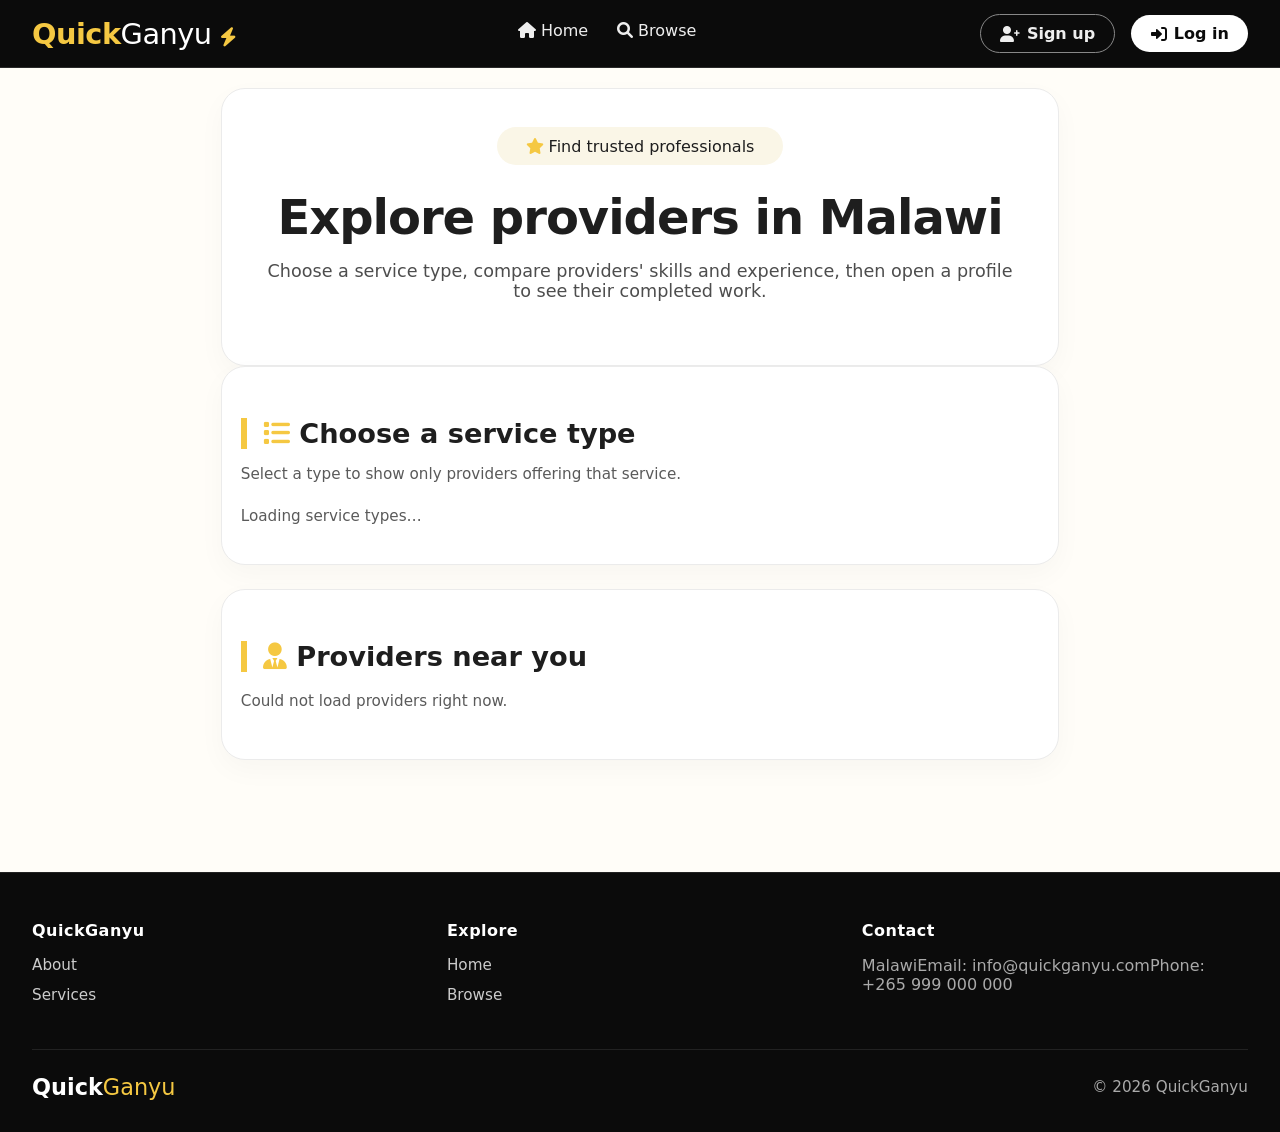
<file: html/providers.html>
<!DOCTYPE html>
<html lang="en">
<head>
  <meta charset="UTF-8">
  <meta name="viewport" content="width=device-width, initial-scale=1.0">
  <title>Browse Providers · QuickGanyu</title>
  <link rel="stylesheet" href="https://cdnjs.cloudflare.com/ajax/libs/font-awesome/6.0.0-beta3/css/all.min.css">
  <link rel="stylesheet" href="../css/styles.css">
</head>
<body>
<nav class="navbar">
  <a class="logo" href="../index.html">Quick<span>Ganyu</span> <i class="fas fa-bolt" style="color:#f5c842;font-size:1.2rem;"></i></a>
  <div class="nav-links"><a href="../index.html"><i class="fas fa-home"></i> Home</a><a href="providers.html"><i class="fas fa-search"></i> Browse</a></div>
  <div class="nav-actions"></div>
</nav>
<main class="container">
  <section class="hero-card hero">
    <div class="animated-feedback"><i class="fas fa-star" style="color:#f5c842;"></i> Find trusted professionals</div>
    <h1>Explore providers in Malawi</h1>
    <p>Choose a service type, compare providers' skills and experience, then open a profile to see their completed work.</p>
  </section>
  <section class="section-card">
    <h2 class="section-title"><i class="fas fa-list" style="color:#f5c842;"></i> Choose a service type</h2>
    <p class="muted">Select a type to show only providers offering that service.</p>
    <div class="categories" id="category-list"><div class="muted">Loading service types…</div></div>
  </section>
  <section class="section-card">
    <h2 class="section-title"><i class="fas fa-user-tie" style="color:#f5c842;"></i> <span id="provider-heading">Providers near you</span></h2>
    <div class="provider-grid" id="provider-list"><div class="muted">Loading providers…</div></div>
  </section>
</main>
<footer class="footer"><div class="footer-inner"><div class="footer-top">
  <div class="footer-col"><h4>QuickGanyu</h4><a href="../index.html">About</a><a href="providers.html">Services</a></div>
  <div class="footer-col"><h4>Explore</h4><a href="../index.html">Home</a><a href="providers.html">Browse</a></div>
  <div class="footer-col"><h4>Contact</h4><span>Malawi</span><span>Email: info@quickganyu.com</span><span>Phone: +265 999 000 000</span></div>
</div><div class="footer-bottom"><div class="footer-brand">Quick<span>Ganyu</span></div><div class="footer-copy">&copy; 2026 QuickGanyu</div></div></div></footer>
<script src="../js/api.js"></script>
<script>
document.addEventListener('DOMContentLoaded', async () => {
  const list = document.getElementById('provider-list');
  const categoryList = document.getElementById('category-list');
  const heading = document.getElementById('provider-heading');
  const esc = window.QuickGanyu.esc;
  const res = await window.QuickGanyu.apiFetch('providers.php', null);
  if (!res.ok) {
    list.innerHTML = '<div class="muted">Could not load providers right now.</div>';
    return;
  }
  if (!res.providers.length) {
    categoryList.innerHTML = '';
    list.innerHTML = '<div class="muted">No providers are available yet. Providers appear here after completing their profile and evidence.</div>';
    return;
  }

  let selectedCategory = '';
  const categories = [...new Set(res.providers.map(provider => provider.service_category))].sort();
  function renderCategories() {
    const options = [['All services', ''], ...categories.map(category => [category, category])];
    categoryList.innerHTML = options.map(([label, category]) => `
      <button class="cat-card ${selectedCategory === category ? 'cat-card--selected' : ''}" type="button" data-category="${encodeURIComponent(category)}">
        <i class="fas fa-briefcase"></i> ${esc(label)}
      </button>`
    ).join('');
  }
  function renderProviders() {
    const providers = selectedCategory ? res.providers.filter(provider => provider.service_category === selectedCategory) : res.providers;
    heading.textContent = selectedCategory ? selectedCategory + ' providers' : 'Providers near you';
    if (!providers.length) {
      list.innerHTML = '<div class="muted">No providers are available for this service type yet.</div>';
      return;
    }
    list.innerHTML = providers.map(provider => `
      <article class="provider-card provider-card--summary">
        <h3>${esc(provider.full_name)} <span class="badge"><i class="fas fa-check-circle"></i> verified</span></h3>
        <div class="meta"><i class="fas fa-map-pin"></i> ${esc(provider.location)}</div>
        <div class="tags"><span>${esc(provider.service_category)}</span><span>${esc(provider.experience_years)} yrs experience</span></div>
        <div class="muted"><i class="fas fa-tools"></i> Skills: ${esc(provider.skills)}</div>
        <button class="btn-book provider-details-btn" type="button" data-provider-id="${provider.id}"><i class="fas fa-info-circle"></i> View provider details</button>
      </article>`
    ).join('');
  }
  function detailsMarkup(provider) {
    const workMedia = (provider.portfolio || []).map(item => {
      const path = esc('../' + item.file_path);
      const caption = esc(item.caption || 'Completed work');
      return item.media_type === 'video'
        ? `<video class="work-gallery__media" controls preload="metadata" aria-label="${caption}"><source src="${path}"></video>`
        : `<img class="work-gallery__media" src="${path}" alt="${caption}" loading="lazy">`;
    }).join('');
    const showcase = (provider.showcase || []).map(item => `<div class="provider-showcase"><strong>${esc(item.title)}</strong><span>${esc(item.description)}</span></div>`).join('');
    return `
      <h3>${esc(provider.full_name)} <span class="badge"><i class="fas fa-check-circle"></i> profile complete</span></h3>
      <div class="meta"><i class="fas fa-map-pin"></i> ${esc(provider.location)}</div>
      <div class="tags"><span>${esc(provider.service_category)}</span><span>${esc(provider.experience_years)} yrs</span></div>
      <div class="muted"><i class="fas fa-briefcase"></i> Experience: ${esc(provider.experience_years)} year${Number(provider.experience_years) === 1 ? '' : 's'} in ${esc(provider.service_category)}</div>
      <div class="muted"><i class="fas fa-tools"></i> Skills: ${esc(provider.skills)}</div>
      <p class="provider-about">${esc(provider.about)}</p>
      ${showcase ? `<div class="provider-showcase-list"><strong>Services offered</strong>${showcase}</div>` : ''}
      <div class="work-gallery-label"><i class="fas fa-images"></i> Completed work</div>
      <div class="work-gallery">${workMedia}</div>
      <a class="btn-book" href="messages.html?provider_id=${provider.id}"><i class="fas fa-comments"></i> Contact and negotiate</a>`;
  }
  function openDetails(provider) {
    const modal = document.createElement('div');
    modal.className = 'modal-backdrop';
    modal.innerHTML = `<section class="modal-box provider-card--expanded" role="dialog" aria-modal="true" aria-label="Provider details">
      <button class="modal-close" type="button" aria-label="Close provider details"><i class="fas fa-times"></i></button>
      ${detailsMarkup(provider)}
    </section>`;
    const close = () => modal.remove();
    modal.querySelector('.modal-close').addEventListener('click', close);
    modal.addEventListener('click', event => { if (event.target === modal) close(); });
    document.body.appendChild(modal);
  }
  categoryList.addEventListener('click', event => {
    const button = event.target.closest('[data-category]');
    if (!button) return;
    selectedCategory = decodeURIComponent(button.dataset.category);
    renderCategories();
    renderProviders();
  });
  list.addEventListener('click', event => {
    const button = event.target.closest('.provider-details-btn');
    if (!button) return;
    const provider = res.providers.find(item => String(item.id) === button.dataset.providerId);
    if (provider) openDetails(provider);
  });
  renderCategories();
  renderProviders();
});
</script>
</body>
</html>
</file>
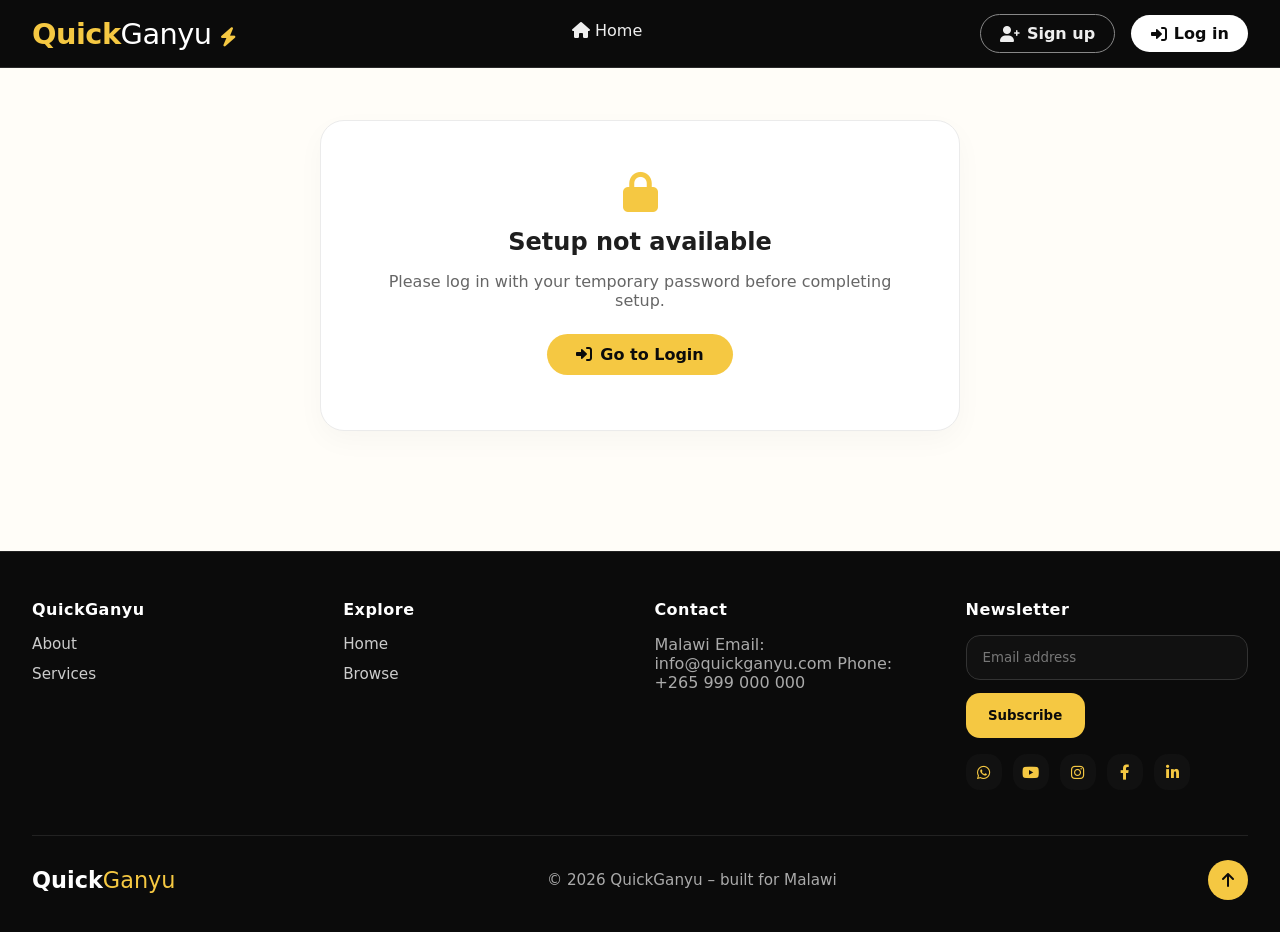
<file: html/setup.html>
<!DOCTYPE html>
<html lang="en">
<head>
  <meta charset="UTF-8">
  <meta name="viewport" content="width=device-width, initial-scale=1.0">
  <title>Complete Setup · QuickGanyu</title>
  <link rel="stylesheet" href="https://cdnjs.cloudflare.com/ajax/libs/font-awesome/6.0.0-beta3/css/all.min.css">
  <link rel="stylesheet" href="../css/styles.css">
</head>
<body>
<nav class="navbar">
  <a class="logo" href="../index.html">Quick<span>Ganyu</span> <i class="fas fa-bolt" style="color:#f5c842; font-size:1.2rem;"></i></a>
  <div class="nav-links">
    <a href="../index.html"><i class="fas fa-home"></i> Home</a>
  </div>
  <div class="nav-actions">
    <!-- filled by api.js -->
  </div>
</nav>

<div class="container">
  <section class="section-card setup-card">

    <div id="guard-message" style="display:none;text-align:center;padding:2rem;">
      <i class="fas fa-lock" style="font-size:2.5rem;color:#f5c842;display:block;margin-bottom:1rem;"></i>
      <h2>Setup not available</h2>
      <p style="color:#666;margin:1rem 0 1.5rem;" id="guard-text">Loading…</p>
      <a href="login.html" class="btn-primary"><i class="fas fa-sign-in-alt"></i> Go to Login</a>
    </div>

    <div id="setup-content">
      <div class="auth-tag" style="margin-bottom:1.2rem;">
        <i class="fas fa-id-badge"></i> Complete your provider profile
      </div>

      <p style="color:#4d4d4d;line-height:1.7;margin-bottom:1.4rem;">
        Welcome to QuickGanyu! You're logged in with a temporary password.
        Choose a unique username and set your own password to activate your account.
      </p>

      <div id="setup-error" class="form-banner form-banner--error" style="display:none;margin-bottom:1rem;"></div>

      <form id="setup-form" novalidate>
        <div class="form-grid" style="grid-template-columns:1fr;">
          <div class="form-card">
            <label>Choose a username *
              <input type="text" name="username" placeholder="e.g. chisomo_plumbing"
                     autocomplete="username" pattern="[A-Za-z0-9_.]{3,60}" required>
              <span style="font-size:0.82rem;color:#888;display:block;margin-top:0.3rem;">
                3–60 characters · letters, numbers, _ and . only
              </span>
            </label>
          </div>
          <div class="form-card">
            <label>New password *
              <input type="password" name="password" placeholder="At least 8 characters"
                     autocomplete="new-password" required>
            </label>
          </div>
          <div class="form-card">
            <label>Confirm new password *
              <input type="password" name="confirm_password" placeholder="Repeat your password"
                     autocomplete="new-password" required>
            </label>
          </div>
          <div class="form-card">
            <label>Phone <span class="muted">(optional)</span>
              <input type="tel" name="phone" placeholder="+265 9xx xxx xxx" autocomplete="tel">
            </label>
          </div>
          <div class="form-card">
            <label>Location <span class="muted">(optional)</span>
              <input type="text" name="location" placeholder="City or district">
            </label>
          </div>
        </div>

        <div class="auth-actions" style="margin-top:1.5rem;">
          <button type="submit" class="btn-primary" id="setup-btn">
            <i class="fas fa-check-circle"></i> Activate my account
          </button>
        </div>
      </form>
    </div>

  </section>
</div>

<footer class="footer">
  <div class="footer-inner">
    <div class="footer-top">
      <div class="footer-col">
        <h4>QuickGanyu</h4>
        <a href="../index.html">About</a>
        <a href="providers.html">Services</a>
      </div>
      <div class="footer-col">
        <h4>Explore</h4>
        <a href="../index.html">Home</a>
        <a href="providers.html">Browse</a>
      </div>
      <div class="footer-col">
        <h4>Contact</h4>
        <span>Malawi</span>
        <span>Email: info@quickganyu.com</span>
        <span>Phone: +265 999 000 000</span>
      </div>
      <div class="footer-col footer-newsletter">
        <h4>Newsletter</h4>
        <div class="newsletter-form">
          <input type="email" placeholder="Email address">
          <button type="button">Subscribe</button>
        </div>
        <div class="footer-social">
          <a href="#" aria-label="WhatsApp"><i class="fab fa-whatsapp"></i></a>
          <a href="#" aria-label="YouTube"><i class="fab fa-youtube"></i></a>
          <a href="#" aria-label="Instagram"><i class="fab fa-instagram"></i></a>
          <a href="#" aria-label="Facebook"><i class="fab fa-facebook-f"></i></a>
          <a href="#" aria-label="LinkedIn"><i class="fab fa-linkedin-in"></i></a>
        </div>
      </div>
    </div>
    <div class="footer-bottom">
      <div class="footer-brand">Quick<span>Ganyu</span></div>
      <div class="footer-copy">&copy; 2026 QuickGanyu – built for Malawi</div>
      <a class="footer-backtop" href="#top"><i class="fas fa-arrow-up"></i></a>
    </div>
  </div>
</footer>

<script src="../js/api.js"></script>
<script>
(function () {
  const { apiFetch, fetchMe, toast, showFormErrors } = window.QuickGanyu;

  const guardEl   = document.getElementById('guard-message');
  const guardText = document.getElementById('guard-text');
  const contentEl = document.getElementById('setup-content');
  const form      = document.getElementById('setup-form');
  const btn       = document.getElementById('setup-btn');
  const errBanner = document.getElementById('setup-error');

  function showGuard(msg) {
    guardText.textContent   = msg;
    guardEl.style.display   = 'block';
    contentEl.style.display = 'none';
  }

  document.addEventListener('DOMContentLoaded', async () => {
    // ── Session guard ──────────────────────────────────────────────────────────
    try {
      const me = await fetchMe();
      if (!me) {
        showGuard('Please log in with your temporary password before completing setup.');
        return;
      }
      if (me.role !== 'provider') {
        showGuard('This setup page is only for service providers.');
        return;
      }
      if (me.status !== 'needs_setup') {
        window.location.href = 'provider-dashboard.html';
        return;
      }
    } catch (e) {
      showGuard('Could not verify your session. Please try refreshing the page.');
      return;
    }

    contentEl.style.display = 'block';

    // ── Form submit ────────────────────────────────────────────────────────────
    form.addEventListener('submit', async (e) => {
      e.preventDefault();
      errBanner.style.display = 'none';

      if (form.password.value !== form.confirm_password.value) {
        errBanner.textContent   = 'Passwords do not match.';
        errBanner.style.display = 'block';
        return;
      }

      btn.disabled  = true;
      btn.innerHTML = '<i class="fas fa-spinner fa-spin"></i> Activating…';

      try {
        const res = await apiFetch('setup.php', {
          username: form.username.value.trim(),
          password: form.password.value,
          phone:    form.phone.value.trim(),
          location: form.location.value.trim(),
        });

        if (!res.ok) {
          if (res.errors) showFormErrors(res.errors);
          errBanner.textContent   = res.errors ? Object.values(res.errors)[0] : (res.error || 'Setup failed.');
          errBanner.style.display = 'block';
          btn.disabled  = false;
          btn.innerHTML = '<i class="fas fa-check-circle"></i> Activate my account';
          return;
        }

        toast('Account activated! Redirecting…', 'success');
        setTimeout(() => { window.location.href = 'provider-dashboard.html'; }, 900);

      } catch (err) {
        errBanner.textContent   = 'An unexpected error occurred. Please try again.';
        errBanner.style.display = 'block';
        btn.disabled  = false;
        btn.innerHTML = '<i class="fas fa-check-circle"></i> Activate my account';
      }
    });
  });
})();
</script>
</body>
</html>
</file>
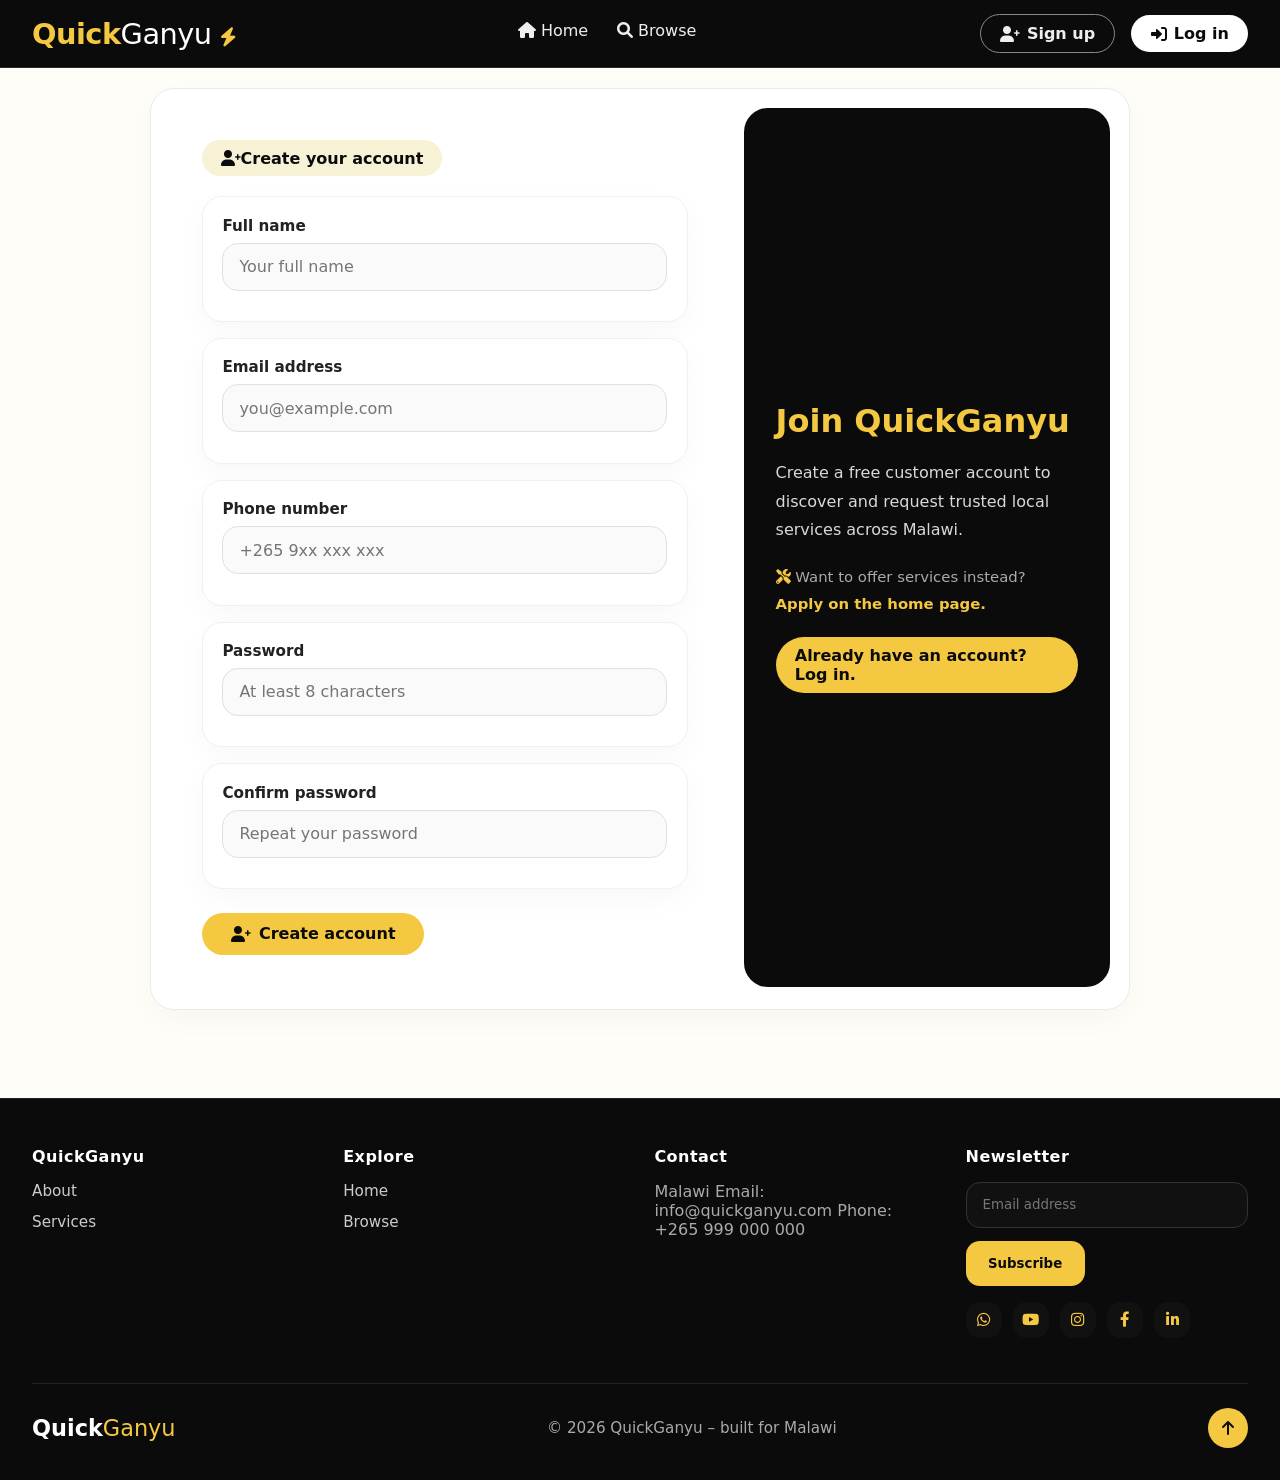
<file: html/signup.html>
<!DOCTYPE html>
<html lang="en">
<head>
  <meta charset="UTF-8">
  <meta name="viewport" content="width=device-width, initial-scale=1.0">
  <title>Sign Up · QuickGanyu</title>
  <link rel="stylesheet" href="https://cdnjs.cloudflare.com/ajax/libs/font-awesome/6.0.0-beta3/css/all.min.css">
  <link rel="stylesheet" href="../css/styles.css">
</head>
<body>
<nav class="navbar">
  <a class="logo" href="../index.html">Quick<span>Ganyu</span> <i class="fas fa-bolt" style="color:#f5c842; font-size:1.2rem;"></i></a>
  <div class="nav-links">
    <a href="../index.html"><i class="fas fa-home"></i> Home</a>
    <a href="providers.html"><i class="fas fa-search"></i> Browse</a>
  </div>
  <div class="nav-actions">
    <!-- filled by api.js -->
  </div>
</nav>

<div class="container">
  <section class="section-card auth-card">
    <div class="auth-split">

      <div class="auth-panel auth-panel--main">
        <div class="auth-tag"><i class="fas fa-user-plus"></i> Create your account</div>

        <div id="signup-error" class="form-banner form-banner--error" style="display:none;"></div>

        <form id="signup-form" novalidate>
          <div class="form-grid" style="grid-template-columns:1fr;">
            <div class="form-card">
              <label>Full name
                <input type="text" name="full_name" placeholder="Your full name" autocomplete="name" required>
              </label>
            </div>
            <div class="form-card">
              <label>Email address
                <input type="email" name="email" placeholder="you@example.com" autocomplete="email" required>
              </label>
            </div>
            <div class="form-card">
              <label>Phone number
                <input type="tel" name="phone" placeholder="+265 9xx xxx xxx" autocomplete="tel" required>
              </label>
            </div>
            <div class="form-card">
              <label>Password
                <input type="password" name="password" placeholder="At least 8 characters" autocomplete="new-password" required>
              </label>
            </div>
            <div class="form-card">
              <label>Confirm password
                <input type="password" name="confirm_password" placeholder="Repeat your password" autocomplete="new-password" required>
              </label>
            </div>
          </div>

          <div class="auth-actions" style="margin-top:1.5rem;">
            <button type="submit" class="btn-primary" id="signup-btn">
              <i class="fas fa-user-plus"></i> Create account
            </button>
          </div>
        </form>
      </div>

      <div class="auth-panel auth-panel--side">
        <h2>Join QuickGanyu</h2>
        <p>Create a free customer account to discover and request trusted local services across Malawi.</p>
        <p style="color:#aaa;font-size:0.93rem;">
          <i class="fas fa-tools" style="color:#f5c842;"></i>
          Want to offer services instead?
          <a href="../index.html#offer" style="color:#f5c842;font-weight:700;">Apply on the home page.</a>
        </p>
        <a class="btn-secondary btn-secondary--dark" href="login.html">Already have an account? Log in.</a>
      </div>

    </div>
  </section>
</div>

<footer class="footer">
  <div class="footer-inner">
    <div class="footer-top">
      <div class="footer-col">
        <h4>QuickGanyu</h4>
        <a href="../index.html">About</a>
        <a href="providers.html">Services</a>
      </div>
      <div class="footer-col">
        <h4>Explore</h4>
        <a href="../index.html">Home</a>
        <a href="providers.html">Browse</a>
      </div>
      <div class="footer-col">
        <h4>Contact</h4>
        <span>Malawi</span>
        <span>Email: info@quickganyu.com</span>
        <span>Phone: +265 999 000 000</span>
      </div>
      <div class="footer-col footer-newsletter">
        <h4>Newsletter</h4>
        <div class="newsletter-form">
          <input type="email" placeholder="Email address">
          <button type="button">Subscribe</button>
        </div>
        <div class="footer-social">
          <a href="#" aria-label="WhatsApp"><i class="fab fa-whatsapp"></i></a>
          <a href="#" aria-label="YouTube"><i class="fab fa-youtube"></i></a>
          <a href="#" aria-label="Instagram"><i class="fab fa-instagram"></i></a>
          <a href="#" aria-label="Facebook"><i class="fab fa-facebook-f"></i></a>
          <a href="#" aria-label="LinkedIn"><i class="fab fa-linkedin-in"></i></a>
        </div>
      </div>
    </div>
    <div class="footer-bottom">
      <div class="footer-brand">Quick<span>Ganyu</span></div>
      <div class="footer-copy">&copy; 2026 QuickGanyu – built for Malawi</div>
      <a class="footer-backtop" href="#top"><i class="fas fa-arrow-up"></i></a>
    </div>
  </div>
</footer>

<script src="../js/api.js"></script>
<script>
(function () {
  const form      = document.getElementById('signup-form');
  const btn       = document.getElementById('signup-btn');
  const errBanner = document.getElementById('signup-error');

  form.addEventListener('submit', async (e) => {
    e.preventDefault();
    errBanner.style.display = 'none';

    const password        = form.password.value;
    const confirmPassword = form.confirm_password.value;

    if (password !== confirmPassword) {
      errBanner.textContent   = 'Passwords do not match.';
      errBanner.style.display = 'block';
      return;
    }

    btn.disabled  = true;
    btn.innerHTML = '<i class="fas fa-spinner fa-spin"></i> Creating account…';

    try {
      const res = await window.QuickGanyu.apiFetch('register.php', {
        full_name: form.full_name.value.trim(),
        email:     form.email.value.trim(),
        phone:     form.phone.value.trim(),
        password,
      });

      if (!res.ok) {
        if (res.errors) window.QuickGanyu.showFormErrors(res.errors);
        errBanner.textContent   = res.errors ? Object.values(res.errors)[0] : (res.error || 'Registration failed.');
        errBanner.style.display = 'block';
        btn.disabled  = false;
        btn.innerHTML = '<i class="fas fa-user-plus"></i> Create account';
        return;
      }

      window.QuickGanyu.toast('Account created! Welcome to QuickGanyu.', 'success');
      setTimeout(() => { window.location.href = 'customer-dashboard.html'; }, 800);

    } catch (err) {
      errBanner.textContent   = 'An unexpected error occurred. Please try again.';
      errBanner.style.display = 'block';
      btn.disabled  = false;
      btn.innerHTML = '<i class="fas fa-user-plus"></i> Create account';
    }
  });
})();
</script>
</body>
</html>
</file>
<file: css/styles.css>
* {
  margin: 0;
  padding: 0;
  box-sizing: border-box;
  font-family: 'Segoe UI', Roboto, system-ui, sans-serif;
}

body {
  background: #fffdf8;
  color: #1e1e1e;
  min-height: 100vh;
  display: flex;
  flex-direction: column;
}

a {
  color: inherit;
  text-decoration: none;
}

.navbar {
  position: sticky;
  top: 0;
  z-index: 1000;
  background: #0b0b0b;
  padding: 0.9rem 2rem;
  display: flex;
  flex-wrap: wrap;
  justify-content: space-between;
  align-items: center;
  border-bottom: 1px solid #2a2a2a;
}

.logo {
  color: #f5c842;
  font-weight: 700;
  font-size: 1.8rem;
  letter-spacing: -0.5px;
  text-decoration: none;
}
.logo span {
  color: white;
  font-weight: 300;
}

.nav-links {
  display: flex;
  gap: 1.8rem;
  flex-wrap: wrap;
}
.nav-links a {
  color: #eee;
  text-decoration: none;
  font-weight: 500;
  font-size: 1rem;
  transition: 0.2s;
  border-bottom: 2px solid transparent;
  padding-bottom: 4px;
}
.nav-links a:hover {
  color: #f5c842;
  border-bottom-color: #f5c842;
}
.nav-actions {
  display: flex;
  gap: 1rem;
  align-items: center;
}
.btn-outline-light, .btn-light, .btn-book, .btn-secondary {
  display: inline-flex;
  align-items: center;
  justify-content: center;
  gap: 0.45rem;
  border-radius: 999px;
  padding: 0.55rem 1.2rem;
  font-weight: 600;
  transition: 0.2s;
  cursor: pointer;
}
.btn-outline-light {
  background: transparent;
  border: 1px solid #888;
  color: #eee;
}
.btn-outline-light:hover {
  background: #f5c842;
  border-color: #f5c842;
  color: #0b0b0b;
}
.btn-light {
  background: white;
  border: none;
  color: #0b0b0b;
}
.btn-light:hover, .btn-book:hover, .btn-secondary:hover {
  background: #f5c842;
  color: #0b0b0b;
}
.btn-book {
  background: #0b0b0b;
  color: white;
  border: none;
}
.btn-secondary {
  background: #f4efe2;
  color: #0b0b0b;
  border: 1px solid #e7dfc2;
}

.container {
  max-width: 1300px;
  margin: 0 auto;
  padding: 1.2rem 1.5rem 3rem;
  flex: 1;
}

.hero-card, .panel-card, .section-card, .quote-box, .form-card, .admin-card, .profile-card {
  background: white;
  border: 1px solid #ebebeb;
  border-radius: 24px;
  box-shadow: 0 10px 28px rgba(0,0,0,0.03);
}

.section-card {
  padding: 1.5rem;
  max-width: 900px;
  margin: 0 auto 1.5rem;
}

.auth-card {
  max-width: 980px;
  margin: 0 auto;
}

.auth-split {
  display: grid;
  grid-template-columns: minmax(300px, 1.2fr) minmax(260px, 0.8fr);
  gap: 1.5rem;
  align-items: stretch;
}

.auth-panel {
  border-radius: 24px;
  overflow: hidden;
}

.auth-panel--main {
  background: white;
  padding: 2rem;
}

.auth-panel--side {
  background: #0b0b0b;
  color: #f4f4f4;
  padding: 2rem;
  display: flex;
  flex-direction: column;
  justify-content: center;
  gap: 1.2rem;
}

.auth-panel--side h2 {
  font-size: 2rem;
  margin: 0;
  color: #f5c842;
}

.auth-panel--side p {
  line-height: 1.8;
  color: #d9d9d9;
  margin: 0;
}

.auth-tag {
  display: inline-flex;
  align-items: center;
  background: #f7f2d6;
  color: #0b0b0b;
  border-radius: 999px;
  padding: 0.55rem 1.15rem;
  font-weight: 700;
  margin-bottom: 1.25rem;
}

.auth-copy {
  margin-bottom: 1.5rem;
  color: #4d4d4d;
  line-height: 1.7;
}

.auth-actions {
  margin-top: 1.5rem;
  display: flex;
  gap: 1rem;
  flex-wrap: wrap;
}

.btn-secondary.btn-secondary--dark {
  background: #f5c842;
  color: #0b0b0b;
  border: none;
}

@media (max-width: 880px) {
  .auth-split {
    grid-template-columns: 1fr;
  }

  .auth-panel--main,
  .auth-panel--side {
    padding: 1.5rem;
  }
}

.form-card {
  padding: 1rem 1.1rem;
  background: #ffffff;
  border: 1px solid #f0f0f0;
  border-radius: 20px;
}

.form-card label {
  display: block;
  font-weight: 600;
  color: #222;
  margin-bottom: 0.5rem;
  font-size: 0.95rem;
}

.form-card input,
.form-card textarea,
.form-card select {
  width: 100%;
  padding: 0.85rem 1rem;
  border: 1px solid #dde1e7;
  border-radius: 16px;
  margin-top: 0.45rem;
  font-size: 1rem;
  background: #fafafa;
  transition: border-color 0.2s ease, box-shadow 0.2s ease;
}

.form-card input:focus,
.form-card textarea:focus,
.form-card select:focus {
  outline: none;
  border-color: #f5c842;
  box-shadow: 0 0 0 4px rgba(245, 200, 66, 0.12);
}

.hero {
  padding: 2.4rem;
  text-align: center;
}
.hero h1 {
  font-size: 3rem;
  font-weight: 700;
  letter-spacing: -1px;
  margin-bottom: 1rem;
}
.hero h1 i, .highlight {
  color: #f5c842;
}
.hero p {
  font-size: 1.1rem;
  color: #4d4d4d;
  max-width: 760px;
  margin: 0 auto 1.6rem;
}

.animated-feedback {
  background: #faf6e7;
  border-radius: 60px;
  padding: 0.6rem 1.8rem;
  display: inline-block;
  animation: pulseGlow 2.4s infinite;
  font-weight: 500;
  margin-bottom: 1.5rem;
}
@keyframes pulseGlow {
  0% { box-shadow: 0 0 0 0 rgba(245, 200, 66, 0.3); }
  70% { box-shadow: 0 0 0 12px rgba(245, 200, 66, 0); }
  100% { box-shadow: 0 0 0 0 rgba(245, 200, 66, 0); }
}

.location-box {
  background: #f2f2f2;
  border-radius: 60px;
  padding: 0.6rem 1.2rem;
  display: inline-flex;
  align-items: center;
  gap: 0.7rem;
  flex-wrap: wrap;
  justify-content: center;
  margin: 1rem 0 1.6rem;
}
.location-box select {
  background: transparent;
  border: none;
  padding: 0.6rem 1rem;
  font-size: 1rem;
  font-weight: 500;
  border-radius: 40px;
  outline: none;
  cursor: pointer;
  min-width: 180px;
}
.location-box select option {
  background: white;
}

.categories {
  display: grid;
  grid-template-columns: repeat(auto-fit, minmax(140px, 1fr));
  gap: 1rem;
  margin: 1.2rem 0 0.8rem;
}
.cat-card {
  background: #f8f8f8;
  border-radius: 24px;
  padding: 1rem 0.7rem;
  text-align: center;
  font-weight: 600;
  transition: 0.2s;
  border: 1px solid #eaeaea;
  cursor: pointer;
  font: inherit;
}
.cat-card i {
  font-size: 1.8rem;
  color: #f5c842;
  display: block;
  margin-bottom: 6px;
}
.cat-card:hover {
  transform: translateY(-3px);
  background: #fff5db;
  border-color: #f5c842;
}
.cat-card--selected {
  background: #f5c842;
  border-color: #d8aa00;
  color: #0b0b0b;
}
.cat-card--selected i { color: #0b0b0b; }

.section-title {
  font-size: 1.7rem;
  font-weight: 700;
  margin: 2rem 0 1rem;
  border-left: 6px solid #f5c842;
  padding-left: 1rem;
}

.step-list {
  display: grid;
  grid-template-columns: repeat(auto-fit, minmax(220px, 1fr));
  gap: 1rem;
  margin: 1rem 0 2rem;
}
.step-card {
  background: #fffef9;
  border: 1px solid #ede4c1;
  border-radius: 18px;
  padding: 1rem 1.1rem;
}
.step-card strong {
  display: block;
  margin-bottom: 0.35rem;
}

.provider-grid, .portfolio-grid, .admin-grid, .stats-grid {
  display: grid;
  gap: 1.2rem;
}
.provider-grid {
  grid-template-columns: repeat(auto-fit, minmax(280px, 1fr));
  margin-bottom: 1.4rem;
}
.provider-card, .panel-card, .section-card, .profile-card, .quote-box, .form-card, .admin-card {
  padding: 1.2rem 1.2rem 1.4rem;
}
.provider-card h3 {
  display: flex;
  justify-content: space-between;
  align-items: center;
  font-size: 1.2rem;
  margin-bottom: 0.8rem;
}
.badge {
  background: #f5c842;
  padding: 0.2rem 0.7rem;
  border-radius: 40px;
  font-size: 0.72rem;
  font-weight: 700;
  color: #0b0b0b;
}
.meta, .muted {
  color: #5a5a5a;
  font-size: 0.95rem;
  margin: 0.25rem 0;
}
.tags, .pill-list, .message-suggestions {
  display: flex;
  flex-wrap: wrap;
  gap: 0.5rem;
  margin: 0.8rem 0;
}
.tags span, .pill-list span, .message-suggestions span {
  background: #f2f2f2;
  border-radius: 999px;
  padding: 0.25rem 0.75rem;
  font-size: 0.8rem;
}
.quote-snippet {
  background: #fafafa;
  border-radius: 24px;
  padding: 1.2rem 1.4rem;
  margin: 1.4rem 0 0.8rem;
  border-left: 6px solid #f5c842;
  display: flex;
  flex-wrap: wrap;
  align-items: center;
  justify-content: space-between;
  gap: 1rem;
}
.message-suggestions span {
  cursor: pointer;
  border: 1px solid #ddd;
}
.message-suggestions span:hover {
  background: #f5c842;
}

.progress-card {
  display: flex;
  align-items: center;
  gap: 1rem;
  margin: 1.2rem 0 0.8rem;
  flex-wrap: wrap;
}
.progress-bar {
  flex: 1;
  min-width: 220px;
  height: 10px;
  background: #f0eeeb;
  border-radius: 999px;
  overflow: hidden;
}
.progress-fill {
  height: 100%;
  width: 82%;
  background: linear-gradient(90deg, #f5c842, #f2a900);
}

.portfolio-grid {
  grid-template-columns: repeat(auto-fit, minmax(220px, 1fr));
  margin-top: 1rem;
}
.portfolio-card {
  background: #fffdf7;
  border: 1px solid #efe7cb;
  border-radius: 18px;
  padding: 1rem;
}
.portfolio-media {
  height: 110px;
  border-radius: 14px;
  background: linear-gradient(135deg, #f5c842, #ffe69e);
  display: flex;
  align-items: center;
  justify-content: center;
  color: #0b0b0b;
  font-weight: 700;
  margin-bottom: 0.8rem;
}

.form-grid {
  display: grid;
  gap: 1rem;
  grid-template-columns: repeat(auto-fit, minmax(260px, 1fr));
  max-width: 820px;
  margin: 0 auto;
}

.form-grid--signup {
  grid-template-columns: repeat(2, minmax(200px, 1fr));
}

.form-card--full {
  grid-column: 1 / -1;
}

.form-footer {
  margin-top: 1.5rem;
  display: flex;
  flex-wrap: wrap;
  gap: 1rem;
  justify-content: space-between;
  align-items: center;
}

.checkbox-label {
  display: flex;
  align-items: flex-start;
  gap: 0.5rem;
  font-size: 0.95rem;
  color: #4d4d4d;
  line-height: 1.5;
  flex: 1 1 360px;
}

.checkbox-label input {
  width: 1rem;
  height: 1rem;
  margin-top: 0.1rem;
  accent-color: #f5c842;
}

.checkbox-label a {
  color: #0b0b0b;
  text-decoration: underline;
}

.btn-book {
  min-width: 140px;
}

.form-card input, .form-card textarea, .form-card select {
  width: 100%;
  padding: 0.85rem 1rem;
  border: 1px solid #dde1e7;
  border-radius: 16px;
  margin-top: 0.5rem;
  font-size: 1rem;
  background: #fafafa;
}
.form-card textarea {
  min-height: 110px;
  resize: vertical;
}

.admin-grid {
  grid-template-columns: repeat(auto-fit, minmax(240px, 1fr));
}
.stats-grid {
  grid-template-columns: repeat(auto-fit, minmax(180px, 1fr));
  margin: 1rem 0 1.4rem;
}
.stat-card {
  background: #fffdf8;
  border: 1px solid #efe7cb;
  border-radius: 18px;
  padding: 1rem;
}
.stat-card strong {
  display: block;
  font-size: 1.4rem;
  margin-bottom: 0.2rem;
}
.chart-row {
  display: flex;
  align-items: center;
  gap: 0.8rem;
  margin: 0.6rem 0;
}
.chart-bar {
  flex: 1;
  height: 10px;
  background: #f0eeeb;
  border-radius: 999px;
  overflow: hidden;
}
.chart-bar span {
  display: block;
  height: 100%;
  background: #f5c842;
  border-radius: 999px;
}

.activity-list, .table-list {
  display: grid;
  gap: 0.7rem;
  margin-top: 0.8rem;
}
.activity-item, .table-row {
  display: flex;
  justify-content: space-between;
  align-items: center;
  background: #fcfbf6;
  border: 1px solid #efebde;
  border-radius: 14px;
  padding: 0.75rem 0.9rem;
}

.footer {
  background: #0b0b0b;
  color: #aaa;
  padding: 3rem 2rem 2rem;
  margin-top: 2.5rem;
  border-top: 1px solid #222;
}
.footer-inner {
  max-width: 1300px;
  margin: 0 auto;
  display: flex;
  flex-direction: column;
  gap: 2rem;
}
.footer-top {
  display: grid;
  grid-template-columns: repeat(auto-fit, minmax(180px, 1fr));
  gap: 1.8rem;
}
.footer-col h4 {
  color: white;
  margin-bottom: 1rem;
  font-size: 1rem;
  letter-spacing: 0.03em;
}
.footer-col a {
  display: block;
  color: #ccc;
  text-decoration: none;
  margin-bottom: 0.8rem;
  font-size: 0.95rem;
  transition: color 0.2s ease;
}
.footer-col a:hover {
  color: #f5c842;
}
.footer-newsletter .newsletter-form {
  display: flex;
  gap: 0.8rem;
  flex-wrap: wrap;
  align-items: center;
}
.footer-newsletter input {
  flex: 1 1 220px;
  min-width: 0;
  padding: 0.9rem 1rem;
  border-radius: 14px;
  border: 1px solid #333;
  background: #111;
  color: #fff;
}
.footer-newsletter input::placeholder {
  color: #777;
}
.footer-newsletter button {
  background: #f5c842;
  color: #0b0b0b;
  border: none;
  border-radius: 14px;
  padding: 0.95rem 1.4rem;
  font-weight: 700;
  cursor: pointer;
}
.footer-social {
  display: flex;
  flex-wrap: wrap;
  gap: 0.7rem;
  margin-top: 1rem;
}
.footer-social a {
  width: 36px;
  height: 36px;
  display: inline-flex;
  justify-content: center;
  align-items: center;
  border-radius: 14px;
  background: #111;
  color: #f5c842;
  text-decoration: none;
}
.footer-contact {
  display: grid;
  gap: 0.5rem;
  margin-top: 1rem;
  color: #ccc;
  font-size: 0.95rem;
}
.footer-contact span {
  display: block;
}
.footer-bottom {
  width: 100%;
  border-top: 1px solid #222;
  padding-top: 1.5rem;
  display: flex;
  flex-wrap: wrap;
  justify-content: space-between;
  align-items: center;
  gap: 1rem;
}
.footer-brand {
  color: white;
  font-weight: 700;
  font-size: 1.4rem;
}
.footer-brand span {
  color: #f5c842;
  font-weight: 300;
}
.footer-copy {
  margin: 0;
  color: #aaa;
  font-size: 0.95rem;
}
.footer-backtop {
  display: inline-flex;
  justify-content: center;
  align-items: center;
  width: 40px;
  height: 40px;
  border-radius: 999px;
  background: #f5c842;
  color: #0b0b0b;
  text-decoration: none;
}

@media (max-width: 900px) {
  .footer-top {
    grid-template-columns: 1fr;
  }
}

@media (max-width: 700px) {
  .navbar { flex-direction: column; gap: 0.8rem; align-items: stretch; }
  .footer-inner { align-items: stretch; }
  .footer-bottom { flex-direction: column; align-items: flex-start; }
  .nav-links { justify-content: center; }
  .hero h1 { font-size: 2.3rem; }
  .hero { padding: 1.5rem; }
}

/* ── Role-injected nav links ────────────────────────────────────────────────── */
.nav-messages-link {
  position: relative;
  color: #eee !important;
}
.nav-messages-link:hover {
  color: #f5c842 !important;
}
/* Pulsing dot when there are unread messages */
.nav-messages-link.has-unread::after {
  content: '';
  position: absolute;
  top: -2px;
  right: -6px;
  width: 8px;
  height: 8px;
  border-radius: 50%;
  background: #f5c842;
  animation: navPulse 1.8s infinite;
}
@keyframes navPulse {
  0%, 100% { transform: scale(1);   opacity: 1; }
  50%       { transform: scale(1.4); opacity: 0.7; }
}
.input-error {
  border-color: #b00020 !important;
  box-shadow: 0 0 0 3px rgba(176, 0, 32, 0.12) !important;
}

.field-error {
  color: #b00020;
  font-size: 0.83rem;
  font-weight: 600;
  margin-top: 0.3rem;
  display: block;
}

/* ── Form banners (info / error notices above forms) ───────────────────────── */
.form-banner {
  border-radius: 14px;
  padding: 0.85rem 1.1rem;
  font-size: 0.93rem;
  line-height: 1.6;
  margin-bottom: 0.5rem;
}
.form-banner--error {
  background: #fff0f2;
  border: 1px solid #f5c2ca;
  color: #b00020;
}
.form-banner--info {
  background: #fef9e7;
  border: 1px solid #f5e4a0;
  color: #5a4a00;
}

/* ── Primary button (used on auth forms) ───────────────────────────────────── */
.btn-primary {
  display: inline-flex;
  align-items: center;
  justify-content: center;
  gap: 0.5rem;
  border: none;
  border-radius: 999px;
  padding: 0.7rem 1.8rem;
  font-size: 1rem;
  font-weight: 700;
  background: #f5c842;
  color: #0b0b0b;
  cursor: pointer;
  transition: background 0.2s, transform 0.1s;
}
.btn-primary:hover {
  background: #e6b82e;
}
.btn-primary:disabled {
  opacity: 0.6;
  cursor: not-allowed;
}

/* ── Logged-in user chip in navbar ─────────────────────────────────────────── */
.user-chip {
  display: inline-flex;
  align-items: center;
  gap: 0.4rem;
  background: #1e1e1e;
  color: #f9f9f9;
  border-radius: 999px;
  padding: 0.4rem 0.9rem;
  font-size: 0.9rem;
  font-weight: 600;
}
.user-chip em {
  font-style: normal;
  font-size: 0.75rem;
  background: #f5c842;
  color: #0b0b0b;
  border-radius: 999px;
  padding: 0.1rem 0.5rem;
  font-weight: 700;
}

/* Clickable user chip with initials avatar */
.nav-user-chip {
  display: inline-flex;
  align-items: center;
  gap: 0.6rem;
  text-decoration: none;
  background: #1a1a1a;
  border: 1px solid #333;
  border-radius: 999px;
  padding: 0.3rem 0.9rem 0.3rem 0.3rem;
  transition: background 0.2s, border-color 0.2s;
  cursor: pointer;
}
.nav-user-chip:hover {
  background: #2a2a2a;
  border-color: #f5c842;
}

/* Initials circle */
.nav-avatar {
  width: 34px;
  height: 34px;
  border-radius: 50%;
  display: inline-flex;
  align-items: center;
  justify-content: center;
  font-size: 0.82rem;
  font-weight: 800;
  color: #0b0b0b;
  flex-shrink: 0;
  letter-spacing: 0.02em;
}

/* Name + role stacked */
.nav-user-info {
  display: flex;
  flex-direction: column;
  line-height: 1.2;
}
.nav-user-name {
  font-size: 0.88rem;
  font-weight: 700;
  color: #f9f9f9;
  max-width: 120px;
  overflow: hidden;
  text-overflow: ellipsis;
  white-space: nowrap;
}
.nav-user-role {
  font-size: 0.7rem;
  font-weight: 600;
  color: #aaa;
  text-transform: uppercase;
  letter-spacing: 0.06em;
}

/* Log out button — compact in navbar */
.nav-logout-btn {
  background: transparent !important;
  border: 1px solid #555 !important;
  color: #ccc !important;
  font-size: 0.85rem !important;
  padding: 0.45rem 0.9rem !important;
}
.nav-logout-btn:hover {
  background: #b00020 !important;
  border-color: #b00020 !important;
  color: white !important;
}

/* ── Admin dashboard live styles ───────────────────────────────────────────── */
.admin-page-guard {
  text-align: center;
  padding: 4rem 2rem;
  color: #b00020;
}

.request-card {
  background: white;
  border: 1px solid #ebebeb;
  border-radius: 18px;
  padding: 1.2rem 1.4rem;
  box-shadow: 0 4px 14px rgba(0,0,0,0.04);
}

.request-card .rc-header {
  display: flex;
  justify-content: space-between;
  align-items: flex-start;
  gap: 1rem;
  flex-wrap: wrap;
  margin-bottom: 0.5rem;
}

.request-card .rc-meta {
  color: #5a5a5a;
  font-size: 0.88rem;
  margin: 0.15rem 0;
}

.request-card .rc-actions {
  display: flex;
  gap: 0.6rem;
  flex-wrap: wrap;
  margin-top: 0.9rem;
  align-items: center;
}

.btn-approve {
  background: #1a7f4b;
  color: white;
  border: none;
  border-radius: 999px;
  padding: 0.5rem 1.2rem;
  font-weight: 700;
  cursor: pointer;
  font-size: 0.88rem;
  transition: background 0.2s;
}
.btn-approve:hover { background: #155e38; }
.btn-approve:disabled { opacity: 0.5; cursor: not-allowed; }

.btn-decline {
  background: #fff0f2;
  color: #b00020;
  border: 1px solid #f5c2ca;
  border-radius: 999px;
  padding: 0.5rem 1.2rem;
  font-weight: 700;
  cursor: pointer;
  font-size: 0.88rem;
  transition: background 0.2s;
}
.btn-decline:hover { background: #ffe0e5; }
.btn-decline:disabled { opacity: 0.5; cursor: not-allowed; }

.status-pill {
  display: inline-block;
  border-radius: 999px;
  padding: 0.2rem 0.75rem;
  font-size: 0.76rem;
  font-weight: 700;
  text-transform: uppercase;
  letter-spacing: 0.04em;
}
.status-pill--pending  { background: #fff8e1; color: #8a5c00; border: 1px solid #f5e4a0; }
.status-pill--approved { background: #e6f9ef; color: #1a7f4b; border: 1px solid #a8e6c3; }
.status-pill--declined { background: #fff0f2; color: #b00020; border: 1px solid #f5c2ca; }

.temp-password-box {
  background: #fef9e7;
  border: 1px solid #f5e4a0;
  border-radius: 12px;
  padding: 0.65rem 1rem;
  font-size: 0.88rem;
  color: #5a4a00;
  margin-top: 0.5rem;
  word-break: break-all;
}
.temp-password-box strong { color: #0b0b0b; }

.admin-tabs {
  display: flex;
  gap: 0.5rem;
  flex-wrap: wrap;
  margin-bottom: 1.4rem;
}
.admin-tab {
  background: #f2f2f2;
  border: none;
  border-radius: 999px;
  padding: 0.55rem 1.2rem;
  font-weight: 600;
  cursor: pointer;
  font-size: 0.93rem;
  color: #333;
  transition: background 0.2s;
}
.admin-tab:hover { background: #ffe9a0; }
.admin-tab.active {
  background: #f5c842;
  color: #0b0b0b;
}

.add-provider-form {
  display: grid;
  grid-template-columns: repeat(auto-fit, minmax(240px, 1fr));
  gap: 1rem;
  margin-top: 1rem;
}
.add-provider-form .full-col { grid-column: 1 / -1; }

.empty-state {
  text-align: center;
  padding: 2.5rem 1rem;
  color: #888;
  font-size: 1rem;
}
.empty-state i { font-size: 2.5rem; color: #ddd; display: block; margin-bottom: 0.8rem; }

.requests-list { display: grid; gap: 1rem; }

/* ── Setup page ─────────────────────────────────────────────────────────────── */
.setup-card {
  max-width: 640px;
  margin: 2rem auto;
}


/* ── Provider CTA section ───────────────────────────────────────────────────── */
.provider-cta-section {
  background: linear-gradient(135deg, #0b0b0b 0%, #1a1a1a 100%);
  border: none;
  color: white;
  padding: 3rem 2.5rem;
  max-width: 1300px;
  margin: 0 auto 1.5rem;
}

.provider-cta-inner {
  display: flex;
  align-items: center;
  justify-content: space-between;
  gap: 2rem;
  flex-wrap: wrap;
}

.provider-cta-text {
  flex: 1 1 420px;
}

.provider-cta-text h2 { color: white; }
.provider-cta-text p  { color: #ccc; }

.provider-perks {
  list-style: none;
  padding: 0;
  margin: 0;
  display: flex;
  flex-direction: column;
  gap: 0.5rem;
}

.provider-perks li {
  display: flex;
  align-items: center;
  gap: 0.55rem;
  color: #d9d9d9;
  font-size: 0.96rem;
}

.provider-perks li i {
  color: #f5c842;
  font-size: 0.9rem;
  flex-shrink: 0;
}

.provider-cta-visual {
  flex: 0 0 auto;
  display: flex;
  align-items: center;
  justify-content: center;
}

.cta-icon-stack {
  display: grid;
  grid-template-columns: repeat(3, 1fr);
  gap: 1rem;
}

.cta-icon-stack i {
  width: 56px;
  height: 56px;
  display: flex;
  align-items: center;
  justify-content: center;
  background: rgba(245, 200, 66, 0.12);
  border: 1px solid rgba(245, 200, 66, 0.25);
  border-radius: 18px;
  font-size: 1.4rem;
  color: #f5c842;
  transition: transform 0.25s;
}

.cta-icon-stack i:hover {
  transform: scale(1.12);
  background: rgba(245, 200, 66, 0.22);
}

@media (max-width: 700px) {
  .provider-cta-section { padding: 2rem 1.4rem; }
  .provider-cta-visual  { display: none; }
}

/* ── Modal backdrop & box ───────────────────────────────────────────────────── */
.modal-backdrop {
  position: fixed;
  inset: 0;
  background: rgba(0, 0, 0, 0.55);
  z-index: 10000;
  display: flex;
  align-items: center;
  justify-content: center;
  padding: 1.5rem;
  backdrop-filter: blur(3px);
}

.modal-box {
  background: white;
  border-radius: 28px;
  padding: 2rem 2.2rem 2.2rem;
  width: 100%;
  max-width: 640px;
  max-height: 92vh;
  overflow-y: auto;
  position: relative;
  box-shadow: 0 24px 64px rgba(0,0,0,0.28);
  animation: modalIn 0.22s ease;
}

@keyframes modalIn {
  from { opacity: 0; transform: translateY(18px) scale(0.97); }
  to   { opacity: 1; transform: translateY(0)     scale(1);    }
}

.modal-close {
  position: absolute;
  top: 1.1rem;
  right: 1.2rem;
  background: #f2f2f2;
  border: none;
  border-radius: 999px;
  width: 34px;
  height: 34px;
  font-size: 0.95rem;
  cursor: pointer;
  display: flex;
  align-items: center;
  justify-content: center;
  color: #444;
  transition: background 0.15s;
}

.modal-close:hover { background: #e0e0e0; }

.product-list {
  display: grid;
  gap: 0.8rem;
}

.product-card {
  border: 1px solid #e6e6e6;
  border-radius: 14px;
  padding: 1rem 1.1rem;
  background: #fffdf6;
}

.product-card__heading {
  display: flex;
  align-items: baseline;
  justify-content: space-between;
  gap: 1rem;
}

.product-card__heading strong { color: #151515; }
.product-card__heading span { color: #1a7f4b; font-weight: 700; white-space: nowrap; }
.product-card p { margin: 0.45rem 0; color: #555; white-space: pre-line; }
.product-media-count { color: #777; font-size: 0.88rem; }
.product-media-count i { color: #f0b900; margin-right: 0.25rem; }

.provider-card--expanded { cursor: default; }
.provider-card--summary .btn-book { margin-top: 1rem; }
.request-list { display: grid; gap: 1rem; margin-top: 1.4rem; }
.request-card h3 { display: flex; gap: 0.6rem; align-items: center; flex-wrap: wrap; }
.request-thread { display: grid; gap: 0.55rem; margin: 1rem 0; max-height: 300px; overflow-y: auto; }
.request-message { background: #f2f2f2; border-radius: 12px; padding: 0.65rem 0.8rem; display: grid; gap: 0.2rem; max-width: 82%; }
.request-message--mine { background: #fff1b8; margin-left: auto; }
.request-message strong { font-size: 0.8rem; }
.request-message-form, .price-form, .payment-form { display: flex; gap: 0.6rem; align-items: end; flex-wrap: wrap; margin-top: 0.8rem; }
.request-message-form input { flex: 1 1 240px; }
.price-form label, .payment-form label { display: grid; gap: 0.3rem; }
.payment-form small { flex-basis: 100%; }
.chat-page { background: #f7f4eb; }
.chat-page .navbar { margin-bottom: 0; }
.chat-app { max-width: 1120px; min-height: 680px; margin: 1.5rem auto; display: grid; grid-template-columns: 340px minmax(0, 1fr); background: #fffbd5; border: 1px solid #7e7a86; box-shadow: 0 8px 22px rgba(0,0,0,.1); overflow: hidden; border-radius: 18px; }
.chat-sidebar { background: #fffbd5; border-right: 1px solid #7e7a86; min-width: 0; }
.chat-sidebar__header, .chat-window__header { background: #fffbd5; min-height: 68px; padding: 0.85rem 1rem; display: flex; align-items: center; justify-content: space-between; gap: 0.75rem; border-bottom: 1px solid #7e7a86; }
.chat-sidebar__header div, .chat-window__header div { display: grid; gap: 0.15rem; }
.chat-sidebar__header strong, .chat-window__header strong { color: #0b0b0b; font-size: 1.08rem; }
.chat-sidebar__header span, .chat-window__header small { color: #5d5a60; font-size: 0.8rem; }
.chat-refresh { width: 42px; height: 42px; border: 0; border-radius: 10px; background: #fff4ae; color: #0b0b0b; cursor: pointer; font-size: 1rem; }
.chat-contact-list { overflow-y: auto; max-height: 608px; }
.chat-contact { width: 100%; border: 0; border-bottom: 1px solid rgba(126,122,134,.2); background: #fffbd5; padding: 0.85rem 0.8rem; display: grid; grid-template-columns: 44px minmax(0,1fr) auto; gap: 0.7rem; text-align: left; cursor: pointer; font: inherit; }
.chat-contact:hover, .chat-contact--active { background: #e7f2ff; }
.chat-contact > span:nth-child(2) { min-width: 0; display: grid; gap: 0.2rem; }
.chat-contact strong { color: #0b0b0b; white-space: nowrap; overflow: hidden; text-overflow: ellipsis; }
.chat-contact small { color: #5d5a60; white-space: nowrap; overflow: hidden; text-overflow: ellipsis; }
.chat-contact em { color: #7a6311; font-size: 0.72rem; font-style: normal; text-transform: capitalize; }
.chat-contact time { color: #685f6d; font-size: 0.72rem; white-space: nowrap; }
.chat-avatar { flex: 0 0 42px; height: 42px; border-radius: 50%; display: inline-flex; align-items: center; justify-content: center; background: #f5c842; color: #0b0b0b; font-weight: 800; }
.chat-empty { padding: 1rem; }
.chat-window { min-width: 0; display: flex; flex-direction: column; background: #fffbd5; }
.chat-window__header { justify-content: flex-start; }
.chat-messages { flex: 1; min-height: 390px; max-height: 465px; overflow-y: auto; padding: 1rem 2%; display: flex; flex-direction: column; gap: 0.6rem; }
.chat-bubble { background: #f6f6f8; color: #151515; border: 1px solid #7e7a86; border-radius: 14px; padding: 0.55rem 0.75rem 0.35rem; max-width: min(70%, 520px); box-shadow: 0 1px 1px rgba(0,0,0,.05); display: grid; grid-template-columns: 1fr auto; gap: 0.6rem; overflow-wrap: anywhere; }
.chat-bubble--mine { align-self: flex-end; background: #f5c842; color: #0b0b0b; border-color: #c69b10; }
.chat-bubble small { align-self: end; color: #5d5a60; font-size: 0.68rem; white-space: nowrap; }
.chat-composer { background: #fffbd5; padding: 0.8rem; display: flex; align-items: center; gap: 0.55rem; border-top: 1px solid #7e7a86; }
.chat-composer textarea { min-height: 42px; max-height: 120px; resize: vertical; border: 1px solid #ded7a6; border-radius: 24px; flex: 1; padding: 0.7rem 1rem; background: #fffef3; }
.chat-composer button { border: 0; border-radius: 50%; width: 46px; height: 46px; background: #f5c842; color: #0b0b0b; cursor: pointer; }
.chat-actions { background: #fffef3; padding: 0.7rem 2%; border-top: 1px solid #ded7a6; display: grid; gap: 0.55rem; }
.chat-actions .price-form, .chat-actions .payment-form { margin: 0; }
.chat-price, .chat-booked { background: #fff3cd; border-radius: 8px; padding: 0.55rem 0.75rem; color: #614700; }
.chat-booked { background: #d9fdd3; color: #075e54; }
.chat-window--start { justify-content: flex-start; }
.chat-start-card { width: min(560px, calc(100% - 2rem)); margin: auto; padding: 2rem; border-radius: 16px; background: #fff; box-shadow: 0 8px 24px rgba(11, 43, 54, 0.12); }
.chat-start-card__icon { width: 54px; height: 54px; border-radius: 50%; display: grid; place-items: center; background: #f5c842; color: #0b0b0b; font-size: 1.4rem; margin-bottom: 0.8rem; }
.chat-start-card h2 { margin: 0; color: #111b21; }
.chat-start-card p { color: #667781; line-height: 1.5; margin: 0.45rem 0 1.25rem; }
.chat-start-card form { display: grid; gap: 0.9rem; }
.chat-start-card label { display: grid; gap: 0.35rem; font-weight: 700; color: #33424a; }
.chat-start-card input, .chat-start-card textarea { width: 100%; border: 1px solid #ccd5d8; border-radius: 8px; padding: 0.7rem 0.8rem; font: inherit; box-sizing: border-box; }
.chat-start-card textarea { min-height: 108px; resize: vertical; }
.chat-start-card .btn-primary { justify-self: start; display: inline-flex; gap: 0.45rem; align-items: center; }
.chat-window--empty { align-items: center; justify-content: center; text-align: center; padding: 2rem; color: #667781; }
.chat-window--empty > i { color: #00a884; font-size: 3rem; }
@media (max-width: 720px) {
  .chat-app { margin: 0; border-radius: 0; min-height: calc(100vh - 72px); grid-template-columns: 1fr; }
  .chat-sidebar { border-right: 0; border-bottom: 1px solid #d7dfe2; max-height: 230px; }
  .chat-contact-list { max-height: 158px; }
  .chat-messages { max-height: none; min-height: 340px; }
}
.provider-about { color: #555; line-height: 1.5; margin: 0.75rem 0; }
.provider-showcase-list { display: grid; gap: 0.4rem; margin: 0.8rem 0; }
.provider-showcase-list > strong, .work-gallery-label { color: #252525; font-size: 0.92rem; }
.provider-showcase { border-left: 3px solid #f5c842; padding-left: 0.6rem; display: grid; gap: 0.15rem; }
.provider-showcase span { color: #666; font-size: 0.9rem; }
.work-gallery-label { margin-top: 0.9rem; }
.work-gallery-label i { color: #f0b900; margin-right: 0.25rem; }
.work-gallery { display: grid; grid-template-columns: repeat(2, minmax(0, 1fr)); gap: 0.55rem; margin-top: 0.5rem; }
.work-gallery__media { width: 100%; aspect-ratio: 4 / 3; object-fit: cover; border-radius: 10px; background: #1b1b1b; }

@media (max-width: 500px) {
  .modal-box { padding: 1.5rem 1.2rem 1.8rem; border-radius: 20px; }
}
</file>
